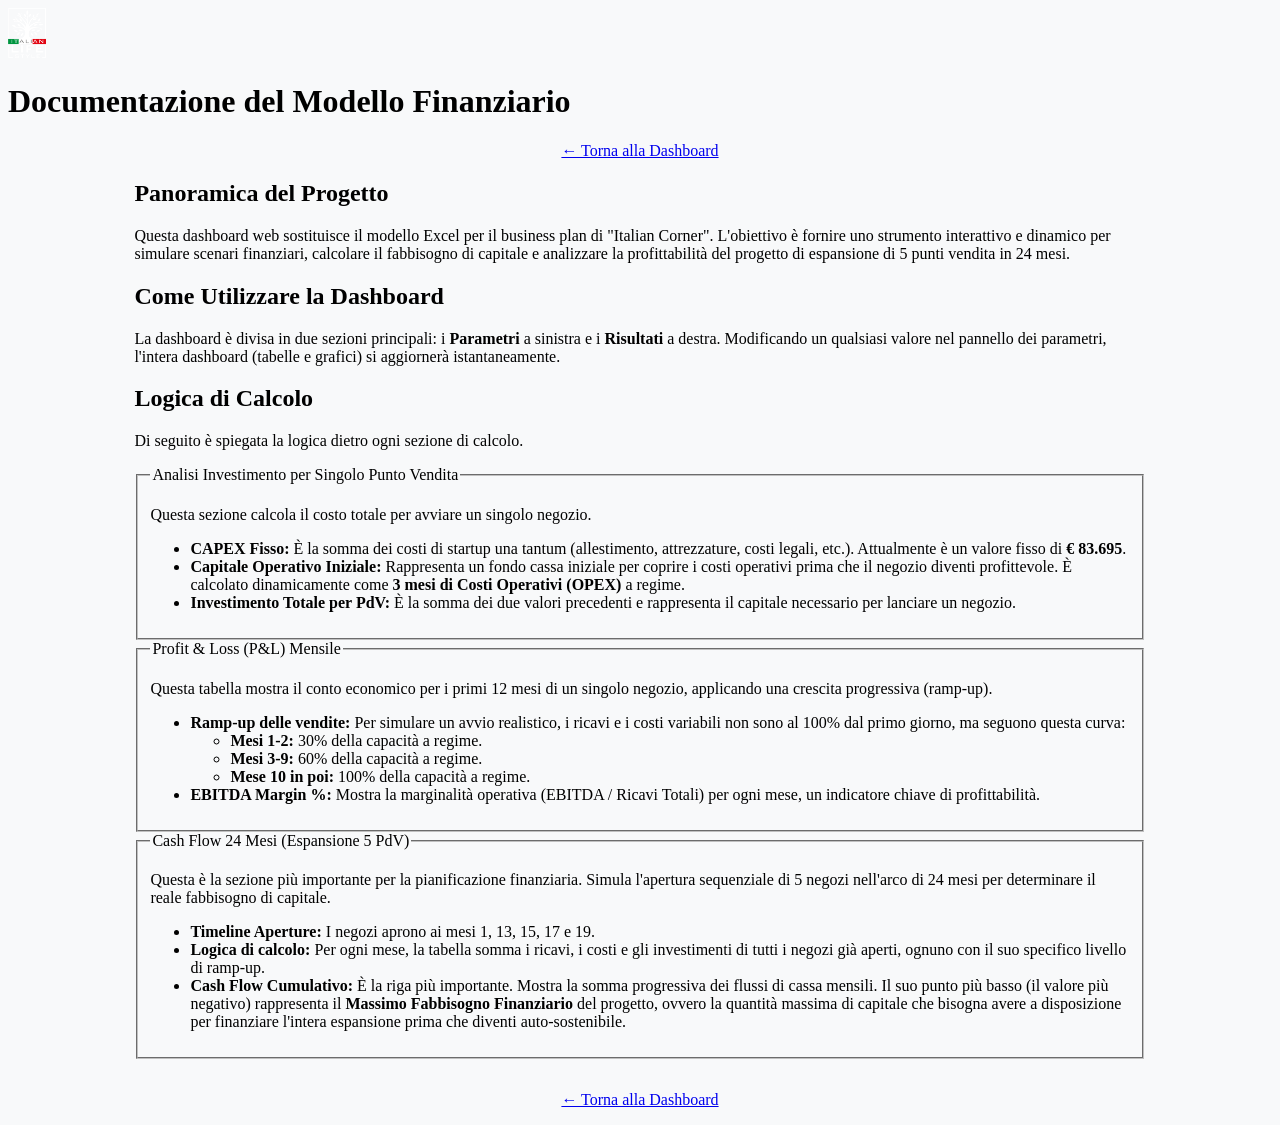
<file: documentazione.html>
<!DOCTYPE html>
<html lang="it">
<head>
    <meta charset="UTF-8">
    <meta name="viewport" content="width=device-width, initial-scale=1.0">
    <title>Documentazione - Italian Corner Business Plan</title>
    <link rel="stylesheet" href="style.css">
</head>
<body>
    <header>
        <img src="logo ITALIAN LIFE STYLE.png" alt="Italian Corner Logo" id="logo">
        <h1>Documentazione del Modello Finanziario</h1>
    </header>
    <main style="display: block; width: 80%; margin: auto;">
        <div id="documentation-content">
            <p style="text-align: center;"><a href="index.html">&#8592; Torna alla Dashboard</a></p>

            <h2>Panoramica del Progetto</h2>
            <p>Questa dashboard web sostituisce il modello Excel per il business plan di "Italian Corner". L'obiettivo è fornire uno strumento interattivo e dinamico per simulare scenari finanziari, calcolare il fabbisogno di capitale e analizzare la profittabilità del progetto di espansione di 5 punti vendita in 24 mesi.</p>

            <h2>Come Utilizzare la Dashboard</h2>
            <p>La dashboard è divisa in due sezioni principali: i <strong>Parametri</strong> a sinistra e i <strong>Risultati</strong> a destra. Modificando un qualsiasi valore nel pannello dei parametri, l'intera dashboard (tabelle e grafici) si aggiornerà istantaneamente.</p>

            <h2>Logica di Calcolo</h2>
            <p>Di seguito è spiegata la logica dietro ogni sezione di calcolo.</p>

            <fieldset>
                <legend>Analisi Investimento per Singolo Punto Vendita</legend>
                <p>Questa sezione calcola il costo totale per avviare un singolo negozio.</p>
                <ul>
                    <li><strong>CAPEX Fisso:</strong> È la somma dei costi di startup una tantum (allestimento, attrezzature, costi legali, etc.). Attualmente è un valore fisso di <strong>€ 83.695</strong>.</li>
                    <li><strong>Capitale Operativo Iniziale:</strong> Rappresenta un fondo cassa iniziale per coprire i costi operativi prima che il negozio diventi profittevole. È calcolato dinamicamente come <strong>3 mesi di Costi Operativi (OPEX)</strong> a regime.</li>
                    <li><strong>Investimento Totale per PdV:</strong> È la somma dei due valori precedenti e rappresenta il capitale necessario per lanciare un negozio.</li>
                </ul>
            </fieldset>

            <fieldset>
                <legend>Profit & Loss (P&L) Mensile</legend>
                <p>Questa tabella mostra il conto economico per i primi 12 mesi di un singolo negozio, applicando una crescita progressiva (ramp-up).</p>
                <ul>
                    <li><strong>Ramp-up delle vendite:</strong> Per simulare un avvio realistico, i ricavi e i costi variabili non sono al 100% dal primo giorno, ma seguono questa curva:
                        <ul>
                            <li><strong>Mesi 1-2:</strong> 30% della capacità a regime.</li>
                            <li><strong>Mesi 3-9:</strong> 60% della capacità a regime.</li>
                            <li><strong>Mese 10 in poi:</strong> 100% della capacità a regime.</li>
                        </ul>
                    </li>
                    <li><strong>EBITDA Margin %:</strong> Mostra la marginalità operativa (EBITDA / Ricavi Totali) per ogni mese, un indicatore chiave di profittabilità.</li>
                </ul>
            </fieldset>

            <fieldset>
                <legend>Cash Flow 24 Mesi (Espansione 5 PdV)</legend>
                <p>Questa è la sezione più importante per la pianificazione finanziaria. Simula l'apertura sequenziale di 5 negozi nell'arco di 24 mesi per determinare il reale fabbisogno di capitale.</p>
                <ul>
                    <li><strong>Timeline Aperture:</strong> I negozi aprono ai mesi 1, 13, 15, 17 e 19.</li>
                    <li><strong>Logica di calcolo:</strong> Per ogni mese, la tabella somma i ricavi, i costi e gli investimenti di tutti i negozi già aperti, ognuno con il suo specifico livello di ramp-up.</li>
                    <li><strong>Cash Flow Cumulativo:</strong> È la riga più importante. Mostra la somma progressiva dei flussi di cassa mensili. Il suo punto più basso (il valore più negativo) rappresenta il <strong>Massimo Fabbisogno Finanziario</strong> del progetto, ovvero la quantità massima di capitale che bisogna avere a disposizione per finanziare l'intera espansione prima che diventi auto-sostenibile.</li>
                </ul>
            </fieldset>

            <p style="text-align: center; margin-top: 2rem;"><a href="index.html">&#8592; Torna alla Dashboard</a></p>
        </div>
    </main>
</body>
</html>
</file>
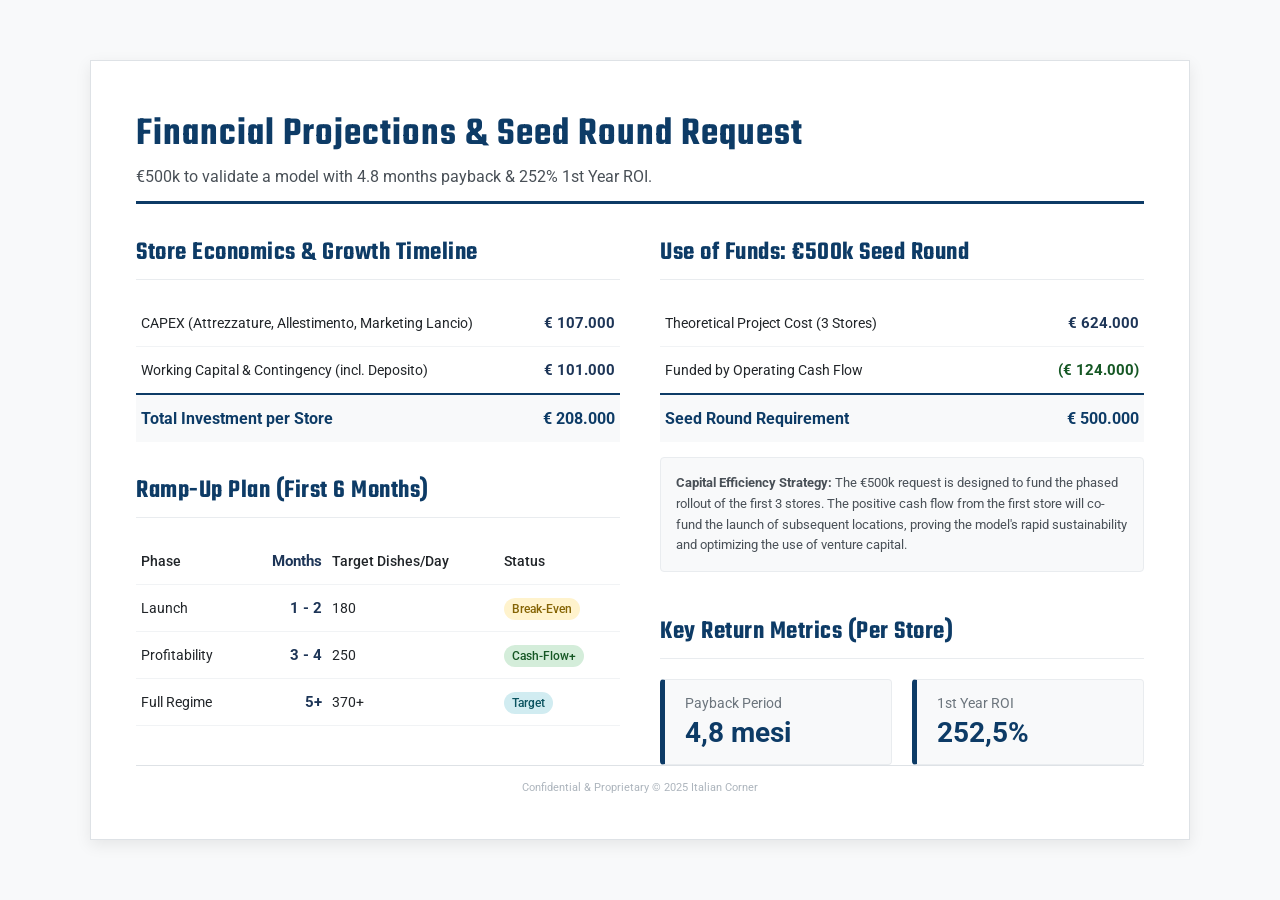
<file: Italian Corner.html>
<!DOCTYPE html>
<html lang="it">
<head>
    <meta charset="UTF-8">
    <meta name="viewport" content="width=device-width, initial-scale=1.0">
    <title>Italian Corner - Financial Projections & Seed Round Request</title>
    <link rel="preconnect" href="https://fonts.googleapis.com">
    <link rel="preconnect" href="https://fonts.gstatic.com" crossorigin>
    <link href="https://fonts.googleapis.com/css2?family=Roboto:wght@400;500;700&family=Teko:wght@600&display=swap" rel="stylesheet">
    <style>
        body {
            font-family: 'Roboto', Arial, sans-serif;
            background-color: #f8f9fa;
            color: #212529;
            display: flex;
            justify-content: center;
            align-items: center;
            height: 100vh;
            margin: 0;
            font-size: 14px;
        }
        .slide {
            width: 1100px;
            height: 780px;
            background-color: #ffffff;
            border: 1px solid #dee2e6;
            box-shadow: 0 5px 15px rgba(0,0,0,0.08);
            display: flex;
            flex-direction: column;
            padding: 45px;
            box-sizing: border-box;
        }
        .header {
            border-bottom: 3px solid #0d3b66;
            padding-bottom: 15px;
            margin-bottom: 30px;
        }
        .header h1 {
            font-family: 'Teko', sans-serif;
            font-size: 40px;
            font-weight: 600;
            margin: 0;
            color: #0d3b66;
            letter-spacing: 1px;
        }
        .header p {
            font-size: 16px;
            margin: 4px 0 0;
            color: #495057;
        }
        .main-content {
            display: flex;
            flex: 1;
            gap: 40px;
        }
        .column {
            flex: 1;
            display: flex;
            flex-direction: column;
        }
        h2 {
            font-family: 'Teko', sans-serif;
            font-size: 26px;
            font-weight: 600;
            color: #0d3b66;
            border-bottom: 1px solid #e9ecef;
            padding-bottom: 8px;
            margin-top: 0;
            margin-bottom: 20px;
            letter-spacing: 0.5px;
        }
        .data-table {
            width: 100%;
            border-collapse: collapse;
        }
        .data-table th, .data-table td {
            text-align: left;
            padding: 14px 5px;
            border-bottom: 1px solid #f1f3f5;
        }
        .data-table td:nth-child(2) {
            text-align: right;
            font-weight: 700;
            font-size: 15px;
            color: #1d3557;
        }
        .data-table tr.total-row td {
            font-weight: 700;
            font-size: 16px;
            background-color: #f8f9fa;
            border-top: 2px solid #0d3b66;
            border-bottom: none;
            color: #0d3b66;
        }
        .ramp-up-table .status {
            font-weight: 500;
            padding: 4px 8px;
            border-radius: 12px;
            font-size: 12px;
            text-align: center;
        }
        .status-breakeven { background-color: #fff3cd; color: #856404; }
        .status-profit { background-color: #d4edda; color: #155724; }
        .status-target { background-color: #d1ecf1; color: #0c5460; }

        .kpi-section {
            margin-top: auto;
            padding-top: 20px;
        }
        .kpi-grid {
            display: grid;
            grid-template-columns: 1fr 1fr;
            gap: 20px;
        }
        .kpi-box {
            background-color: #f8f9fa;
            border: 1px solid #e9ecef;
            border-left: 5px solid #0d3b66;
            padding: 15px 20px;
            border-radius: 4px;
        }
        .kpi-box .label {
            font-size: 14px;
            color: #6c757d;
            margin-bottom: 5px;
        }
        .kpi-box .value {
            font-size: 28px;
            font-weight: 700;
            color: #0d3b66;
        }
        .note {
            font-size: 13px;
            color: #495057;
            margin-top: 15px;
            line-height: 1.6;
            padding: 15px;
            background-color: #f8f9fa;
            border-radius: 4px;
            border: 1px solid #e9ecef;
        }
        .footer {
            margin-top: auto;
            padding-top: 15px;
            border-top: 1px solid #dee2e6;
            font-size: 11px;
            color: #adb5bd;
            text-align: center;
        }
    </style>
</head>
<body>
    <div class="slide">
        <header class="header">
            <h1>Financial Projections & Seed Round Request</h1>
            <p>€500k to validate a model with 4.8 months payback & 252% 1st Year ROI.</p>
        </header>

        <main class="main-content">
            <div class="column">
                <h2>Store Economics & Growth Timeline</h2>
                <table class="data-table">
                    <tr>
                        <td>CAPEX (Attrezzature, Allestimento, Marketing Lancio)</td>
                        <td>€ 107.000</td>
                    </tr>
                    <tr>
                        <td>Working Capital & Contingency (incl. Deposito)</td>
                        <td>€ 101.000</td>
                    </tr>
                    <tr class="total-row">
                        <td>Total Investment per Store</td>
                        <td>€ 208.000</td>
                    </tr>
                </table>

                <h2 style="margin-top: 30px;">Ramp-Up Plan (First 6 Months)</h2>
                <table class="data-table ramp-up-table">
                    <tr style="font-weight: 500;"><td>Phase</td><td>Months</td><td>Target Dishes/Day</td><td>Status</td></tr>
                    <tr>
                        <td>Launch</td>
                        <td>1 - 2</td>
                        <td>180</td>
                        <td><span class="status status-breakeven">Break-Even</span></td>
                    </tr>
                    <tr>
                        <td>Profitability</td>
                        <td>3 - 4</td>
                        <td>250</td>
                        <td><span class="status status-profit">Cash-Flow+</span></td>
                    </tr>
                    <tr>
                        <td>Full Regime</td>
                        <td>5+</td>
                        <td>370+</td>
                        <td><span class="status status-target">Target</span></td>
                    </tr>
                </table>
            </div>
            
            <div class="column">
                <h2>Use of Funds: €500k Seed Round</h2>
                <table class="data-table">
                    <tr>
                        <td>Theoretical Project Cost (3 Stores)</td>
                        <td>€ 624.000</td>
                    </tr>
                    <tr>
                        <td>Funded by Operating Cash Flow</td>
                        <td style="color: #155724;">(€ 124.000)</td>
                    </tr>
                    <tr class="total-row">
                        <td>Seed Round Requirement</td>
                        <td>€ 500.000</td>
                    </tr>
                </table>
                 <div class="note">
                    <strong>Capital Efficiency Strategy:</strong> The €500k request is designed to fund the phased rollout of the first 3 stores. The positive cash flow from the first store will co-fund the launch of subsequent locations, proving the model's rapid sustainability and optimizing the use of venture capital.
                </div>
                
                <div class="kpi-section">
                    <h2>Key Return Metrics (Per Store)</h2>
                    <div class="kpi-grid">
                        <div class="kpi-box">
                            <div class="label">Payback Period</div>
                            <div class="value">4,8 mesi</div>
                        </div>
                        <div class="kpi-box">
                            <div class="label">1st Year ROI</div>
                            <div class="value">252,5%</div>
                        </div>
                    </div>
                </div>
            </div>
        </main>

        <footer class="footer">
            Confidential & Proprietary © 2025 Italian Corner
        </footer>
    </div>
</body>
</html>
</file>
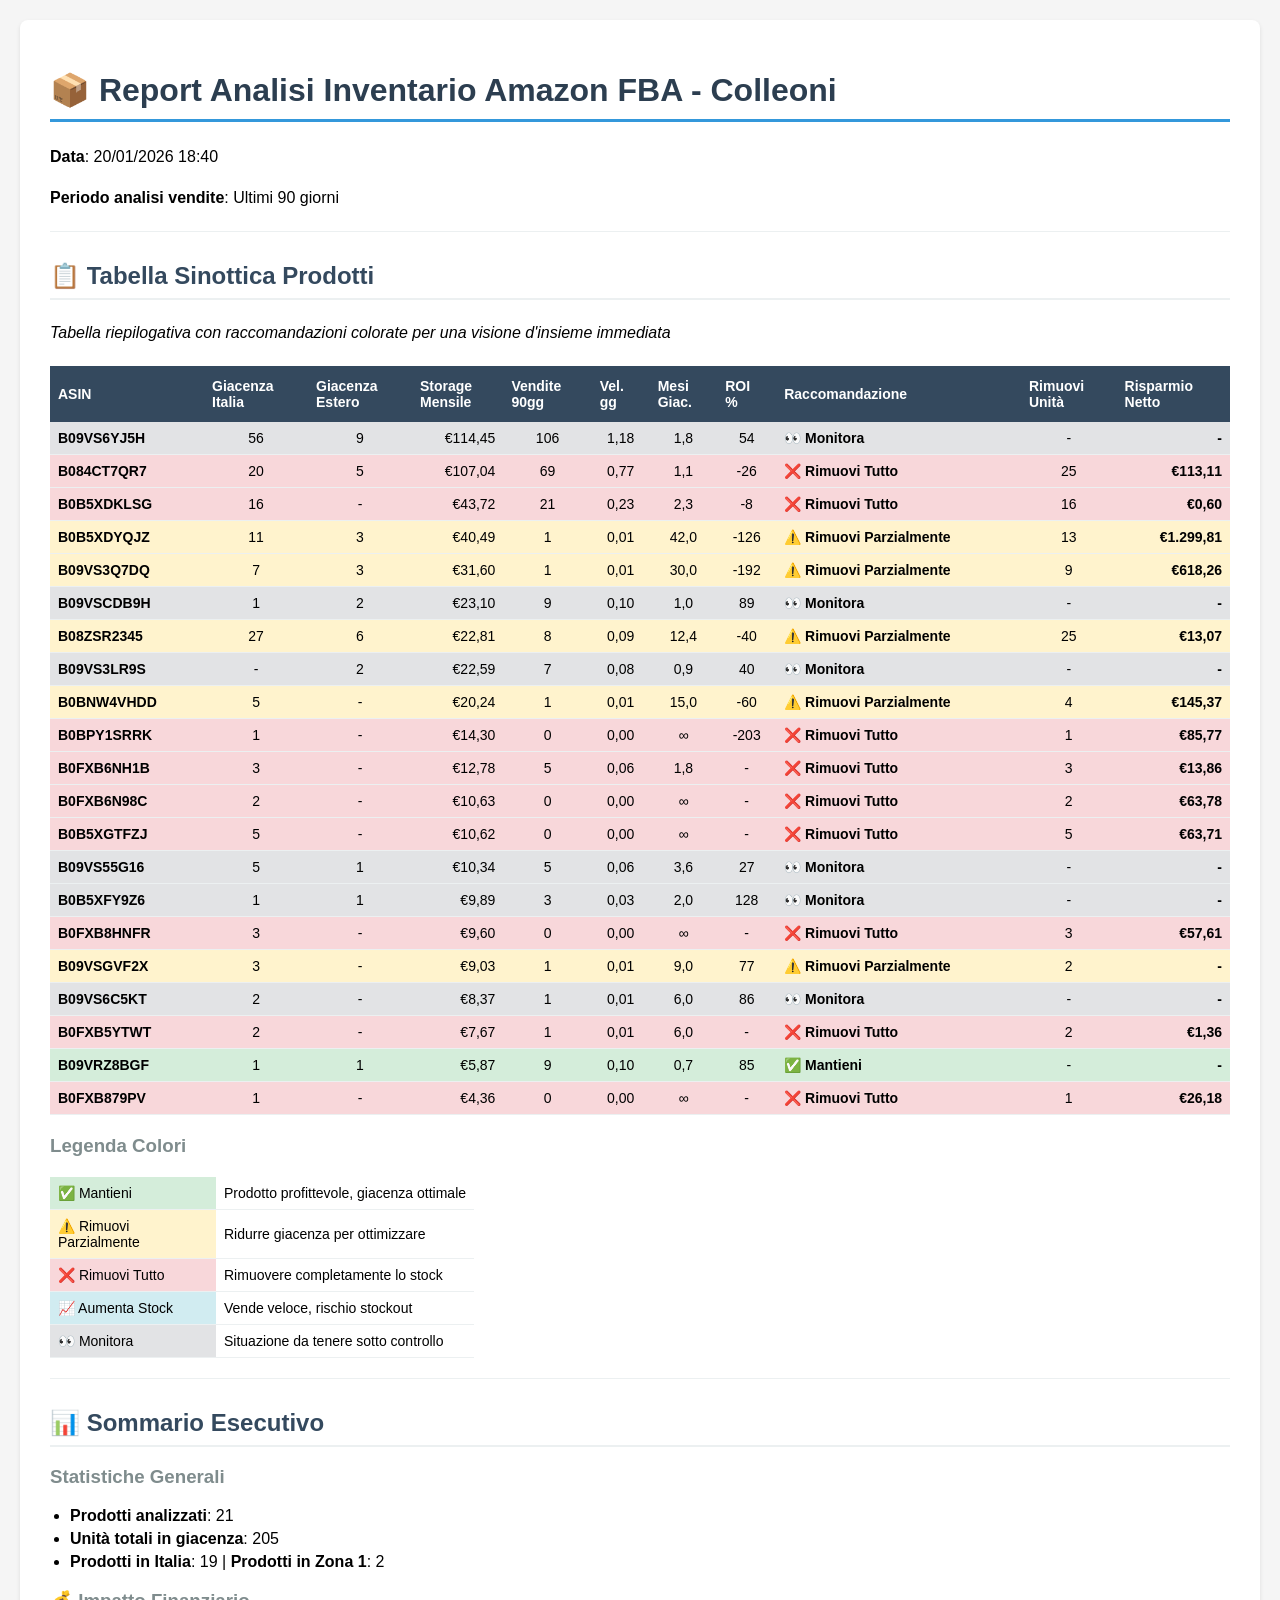
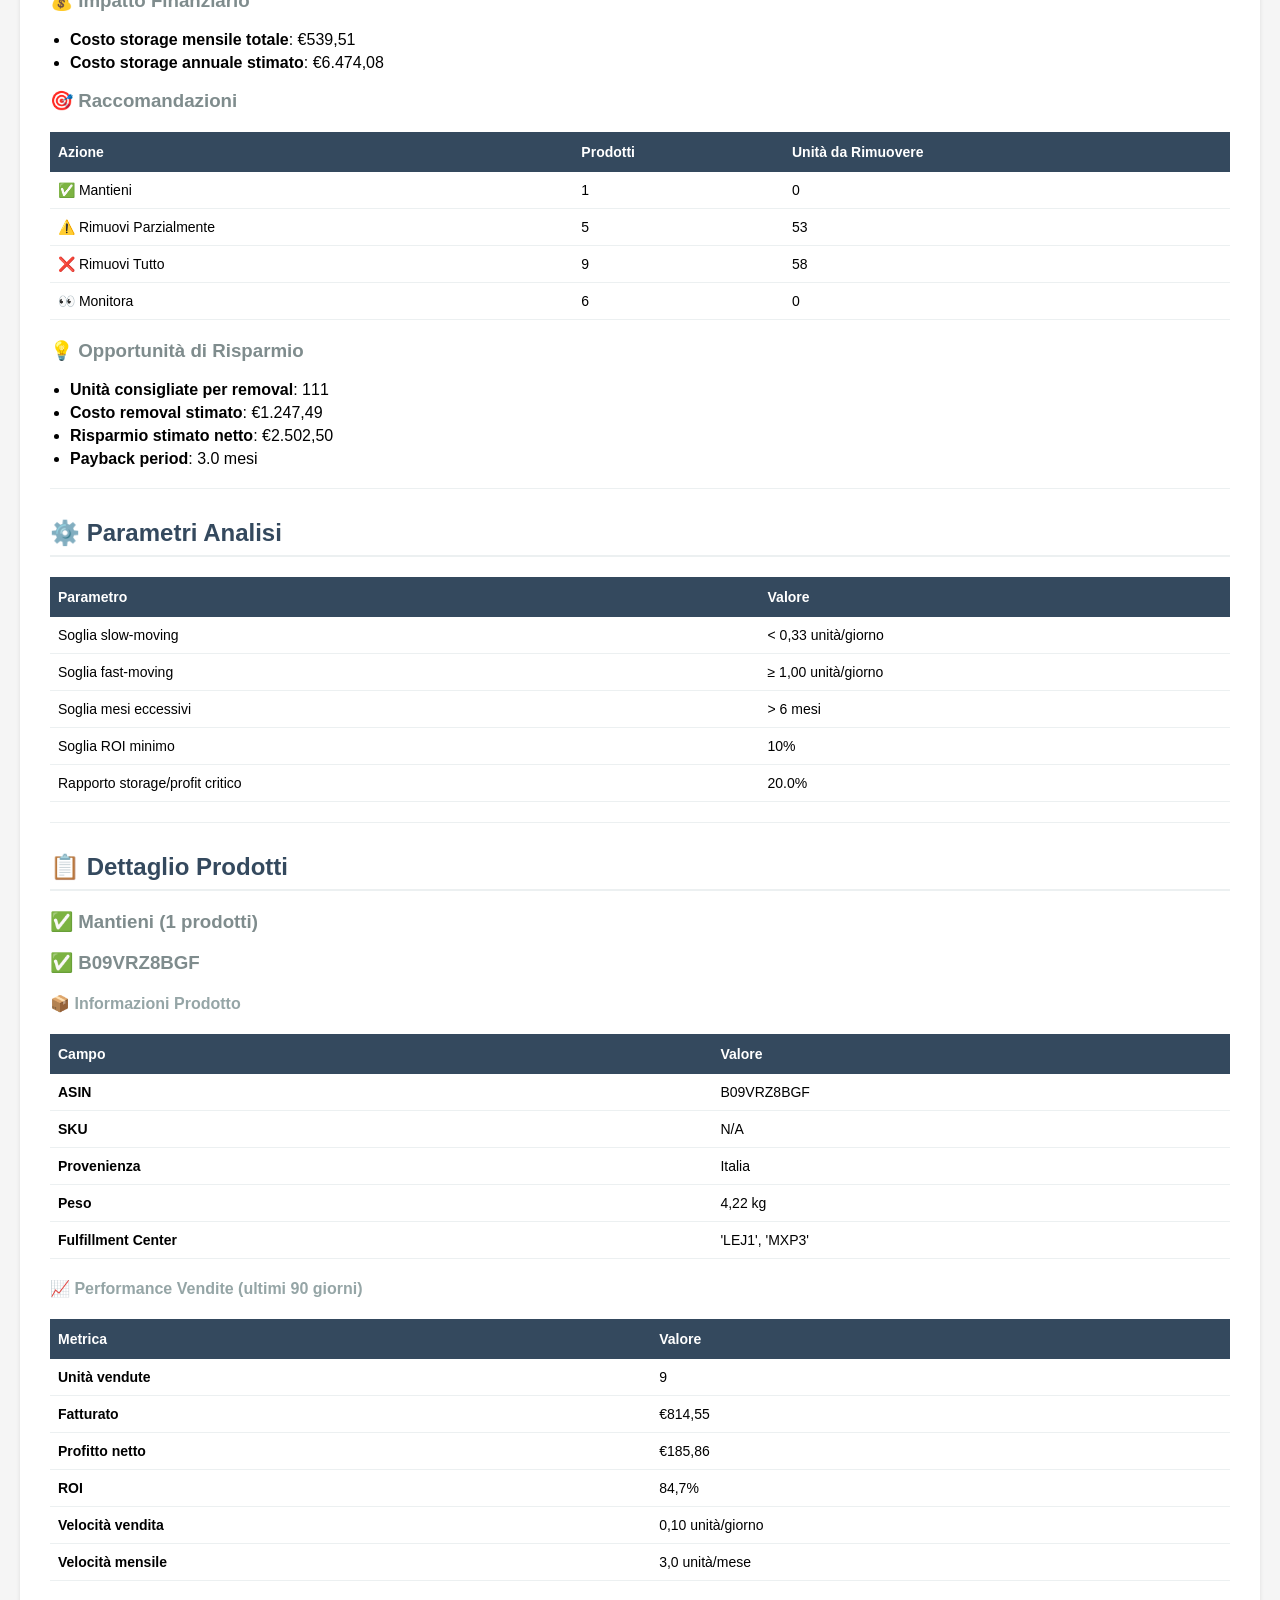
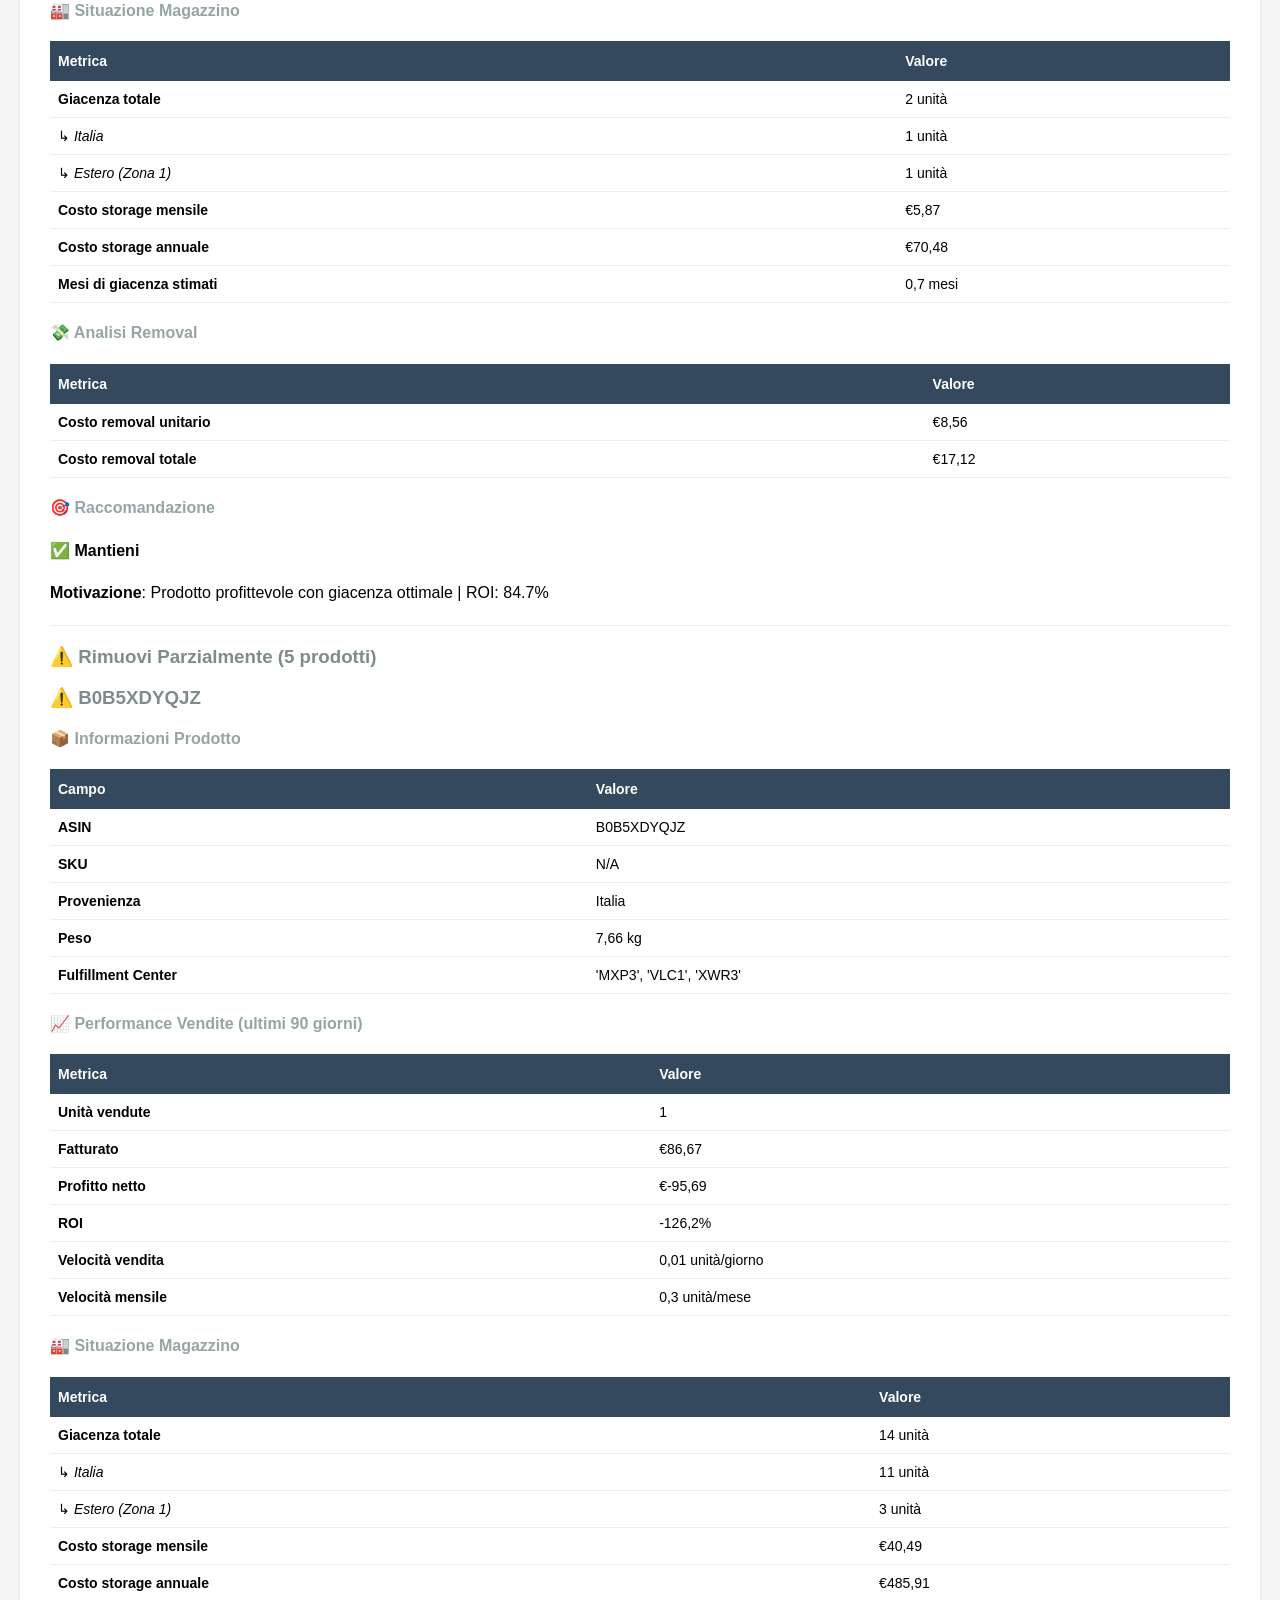
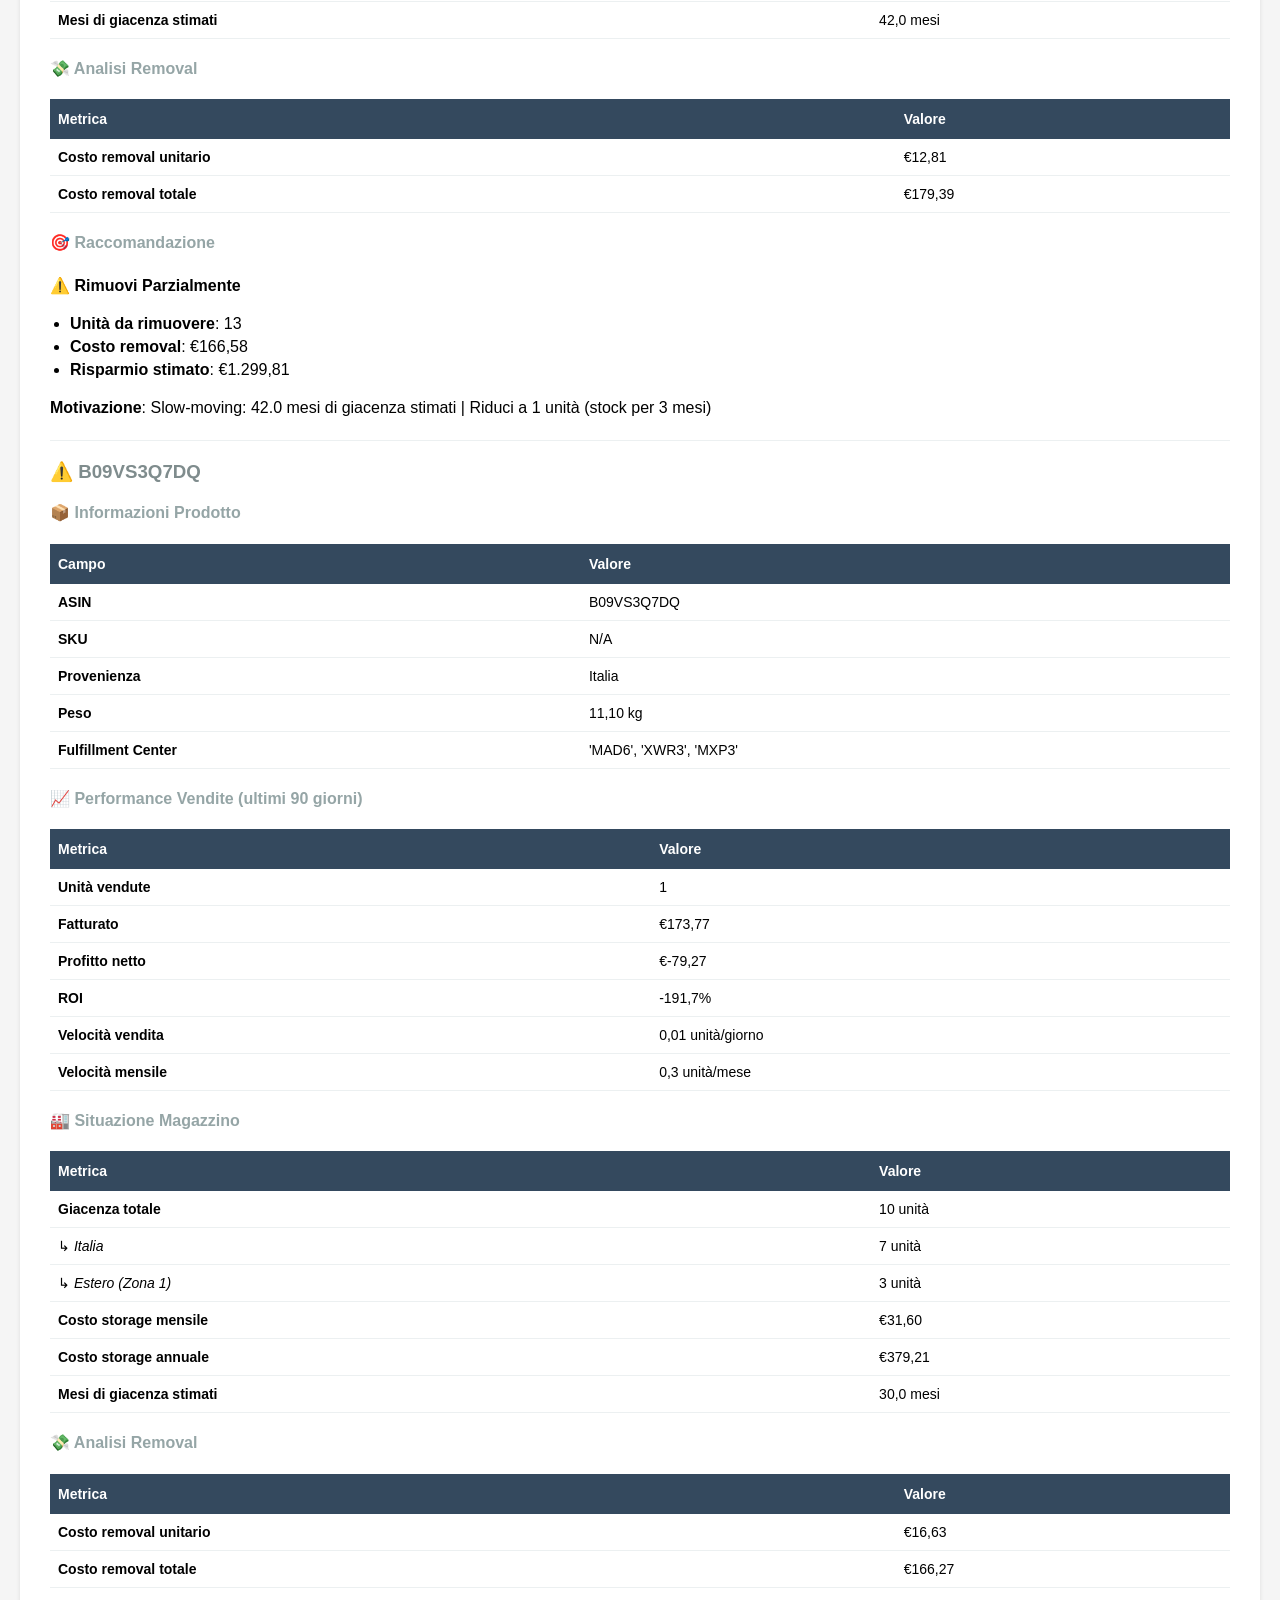
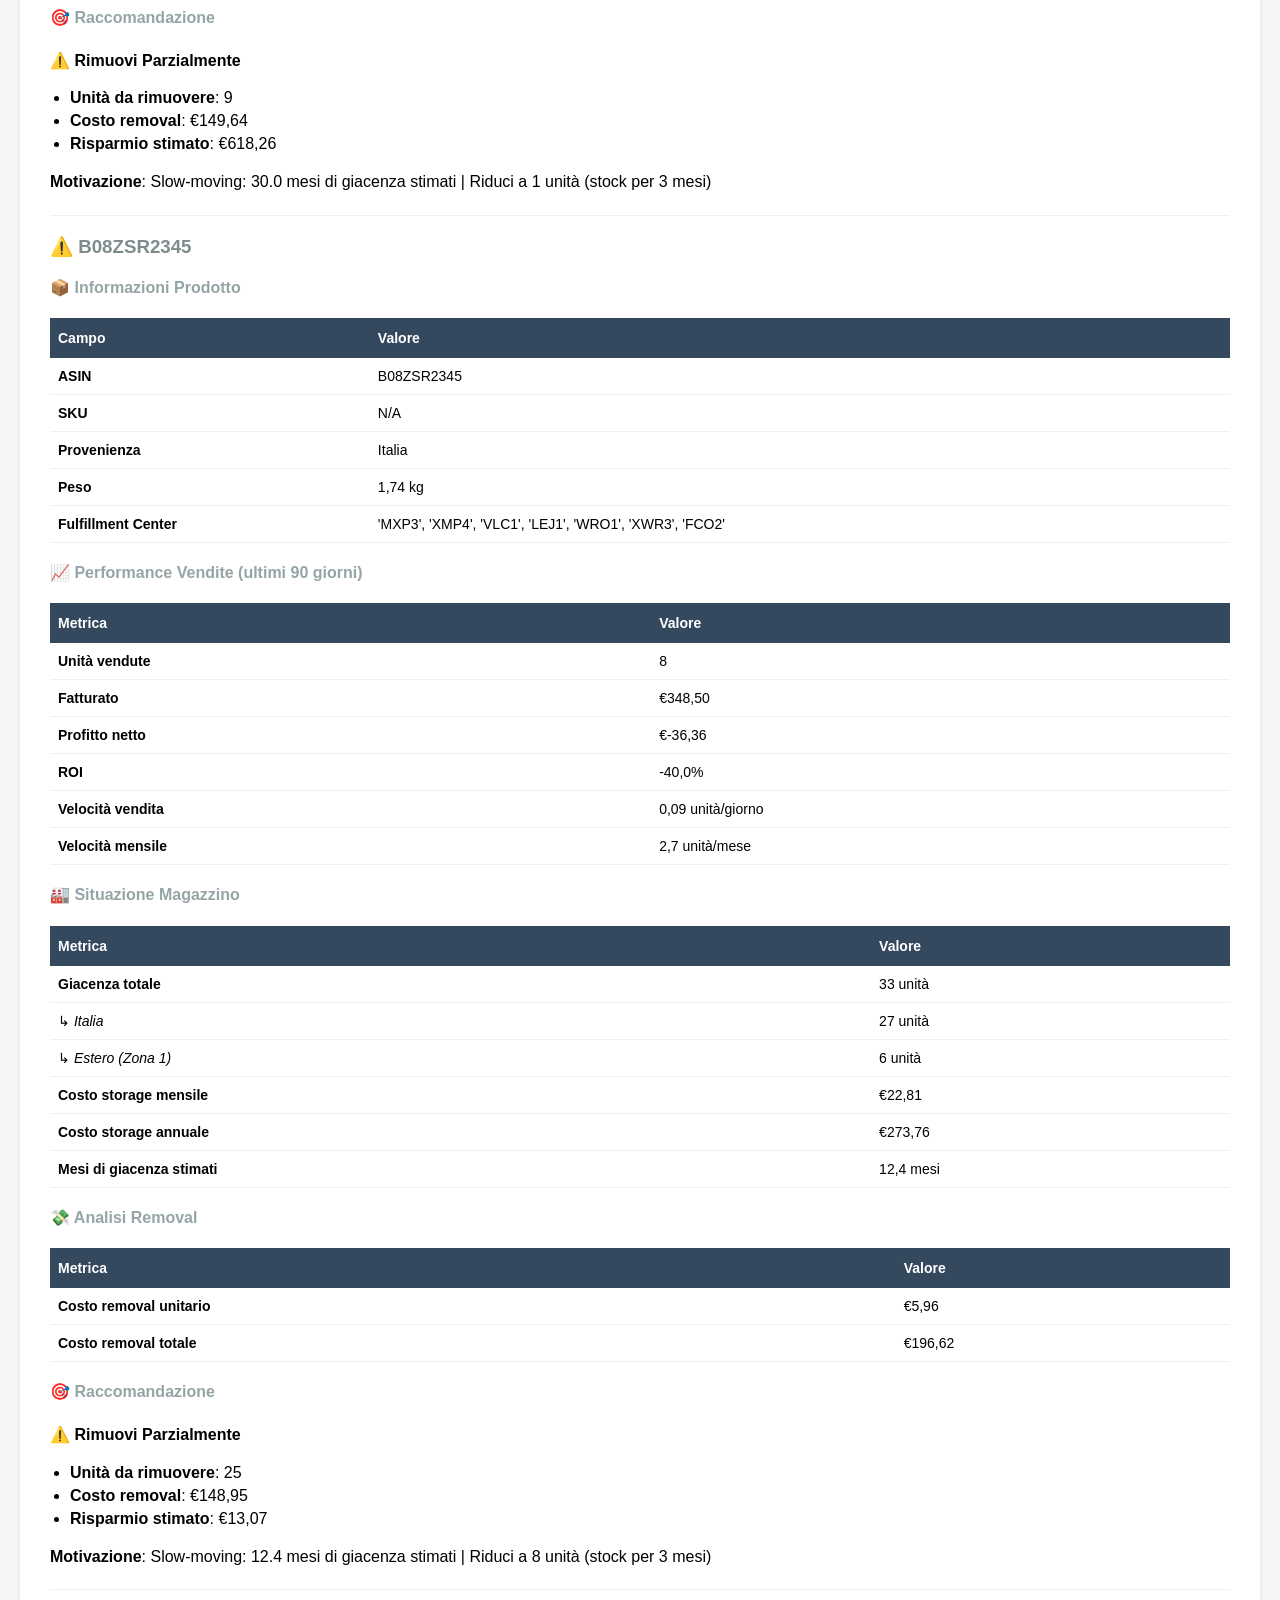
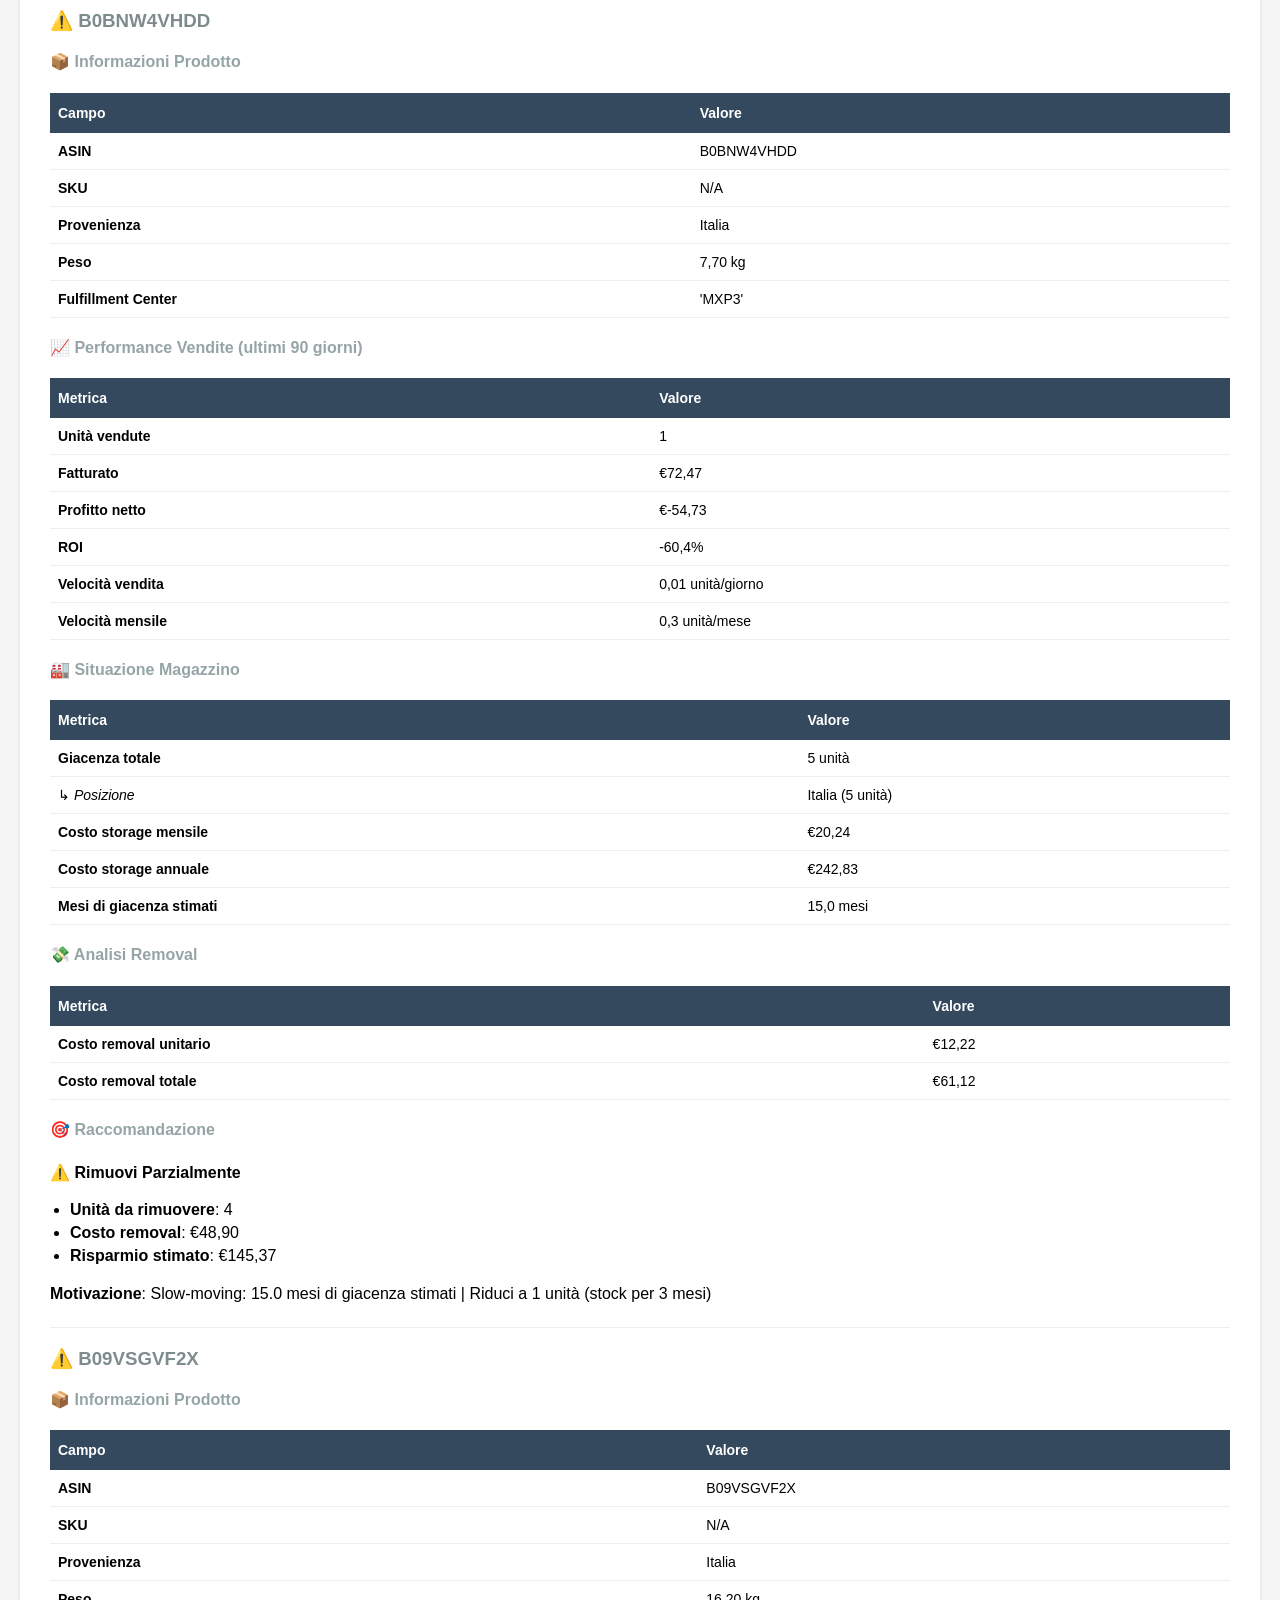
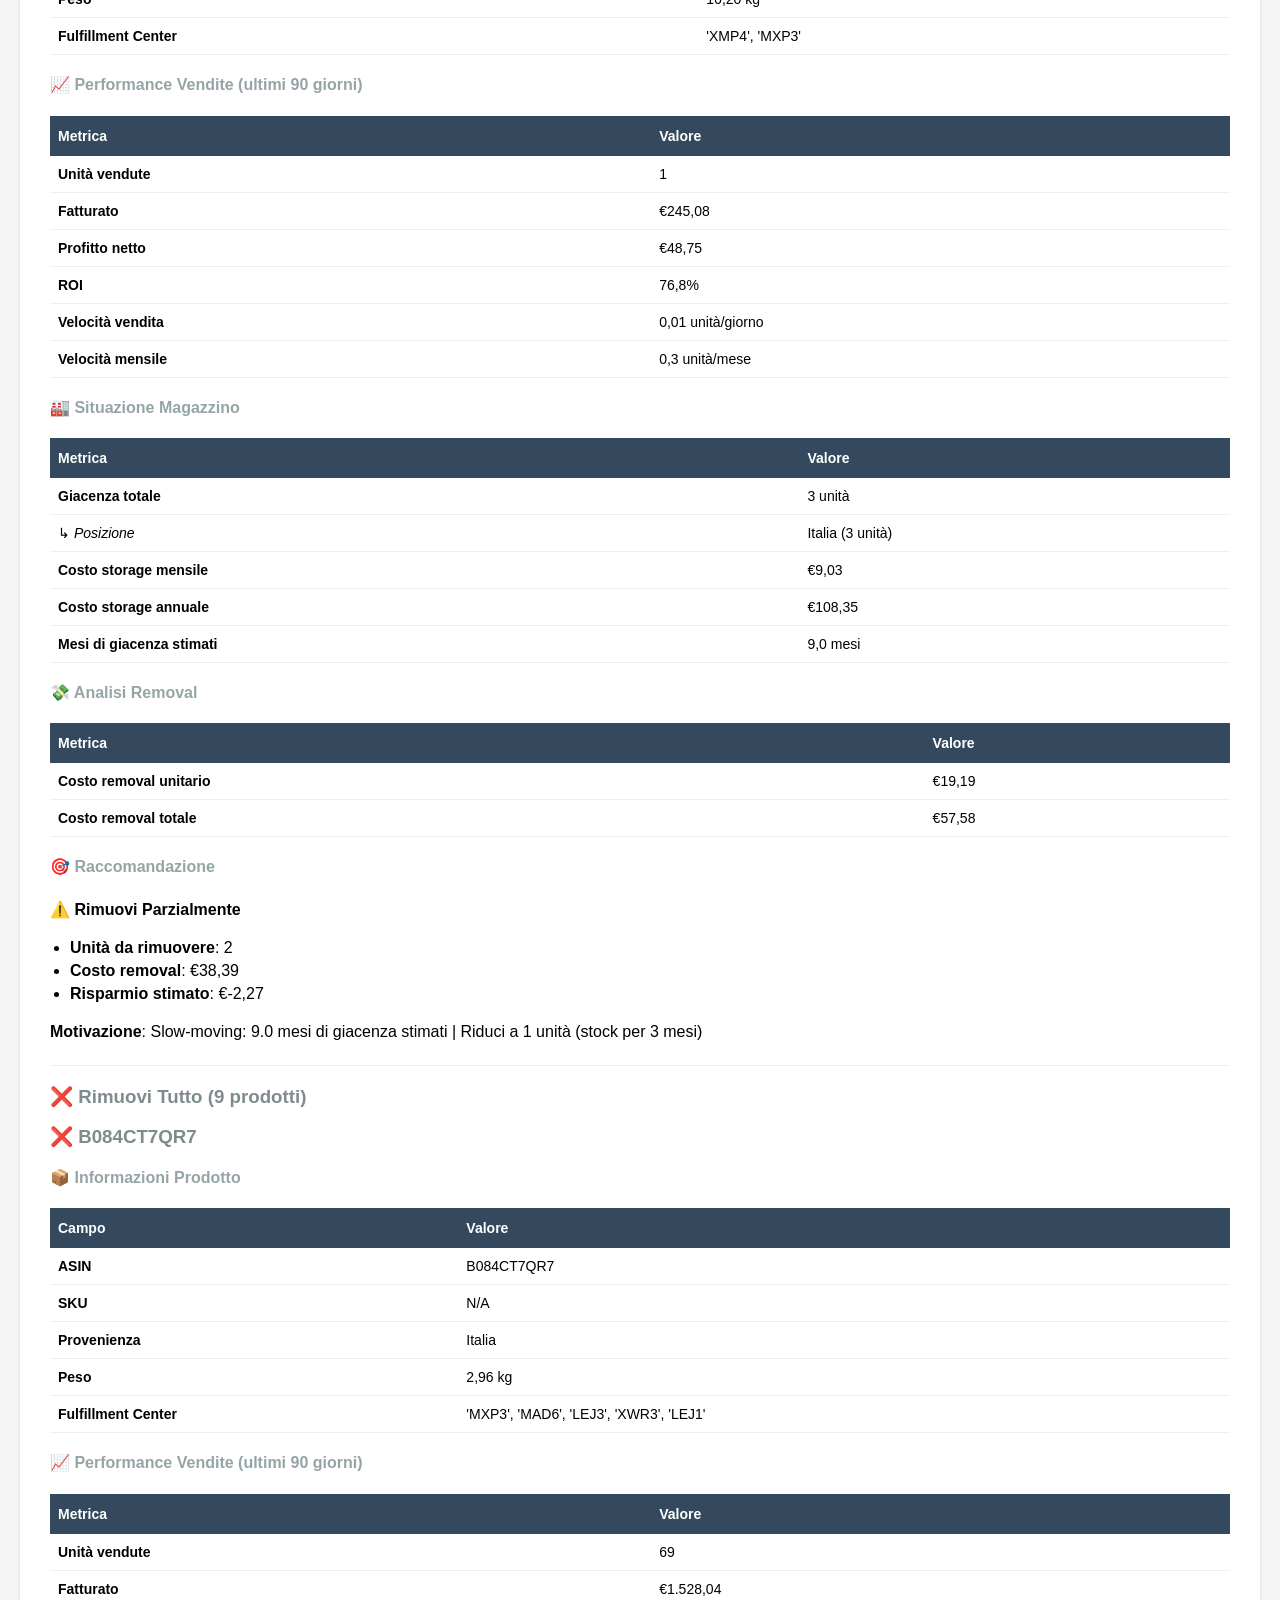
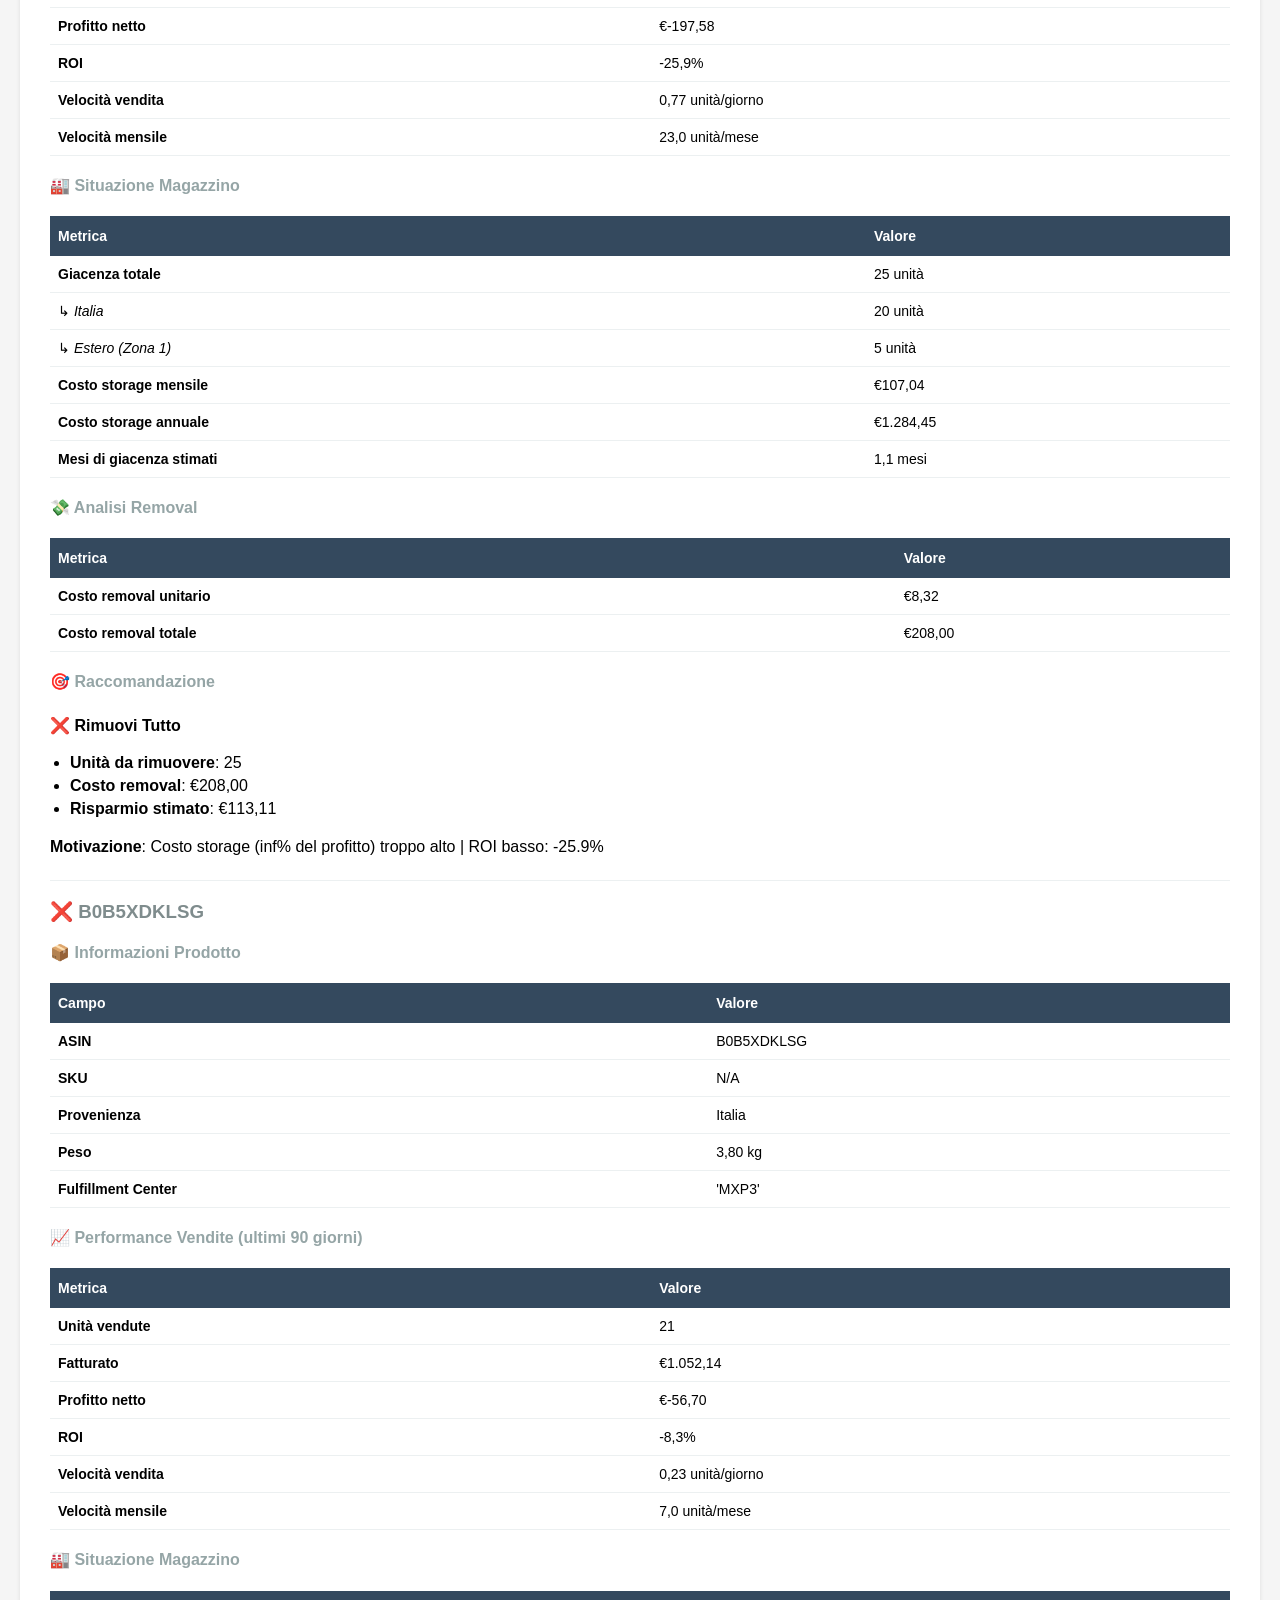
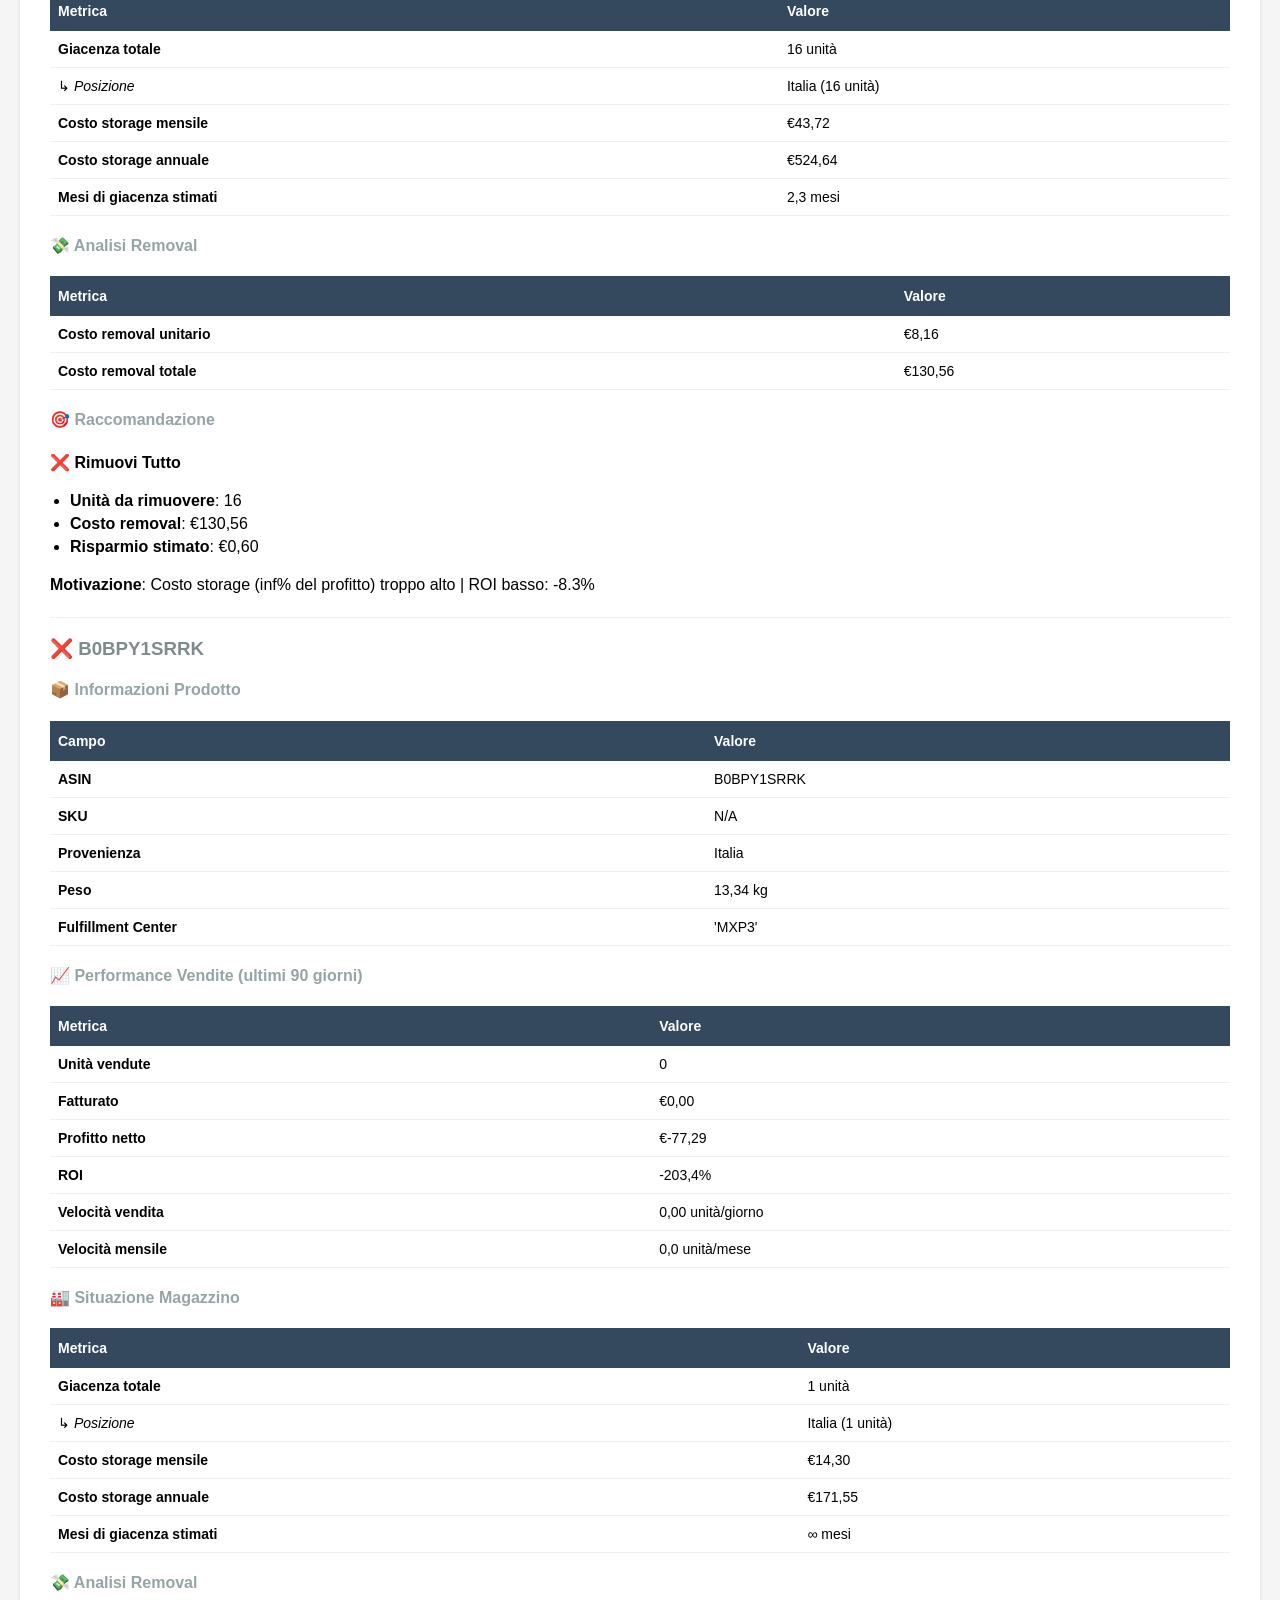
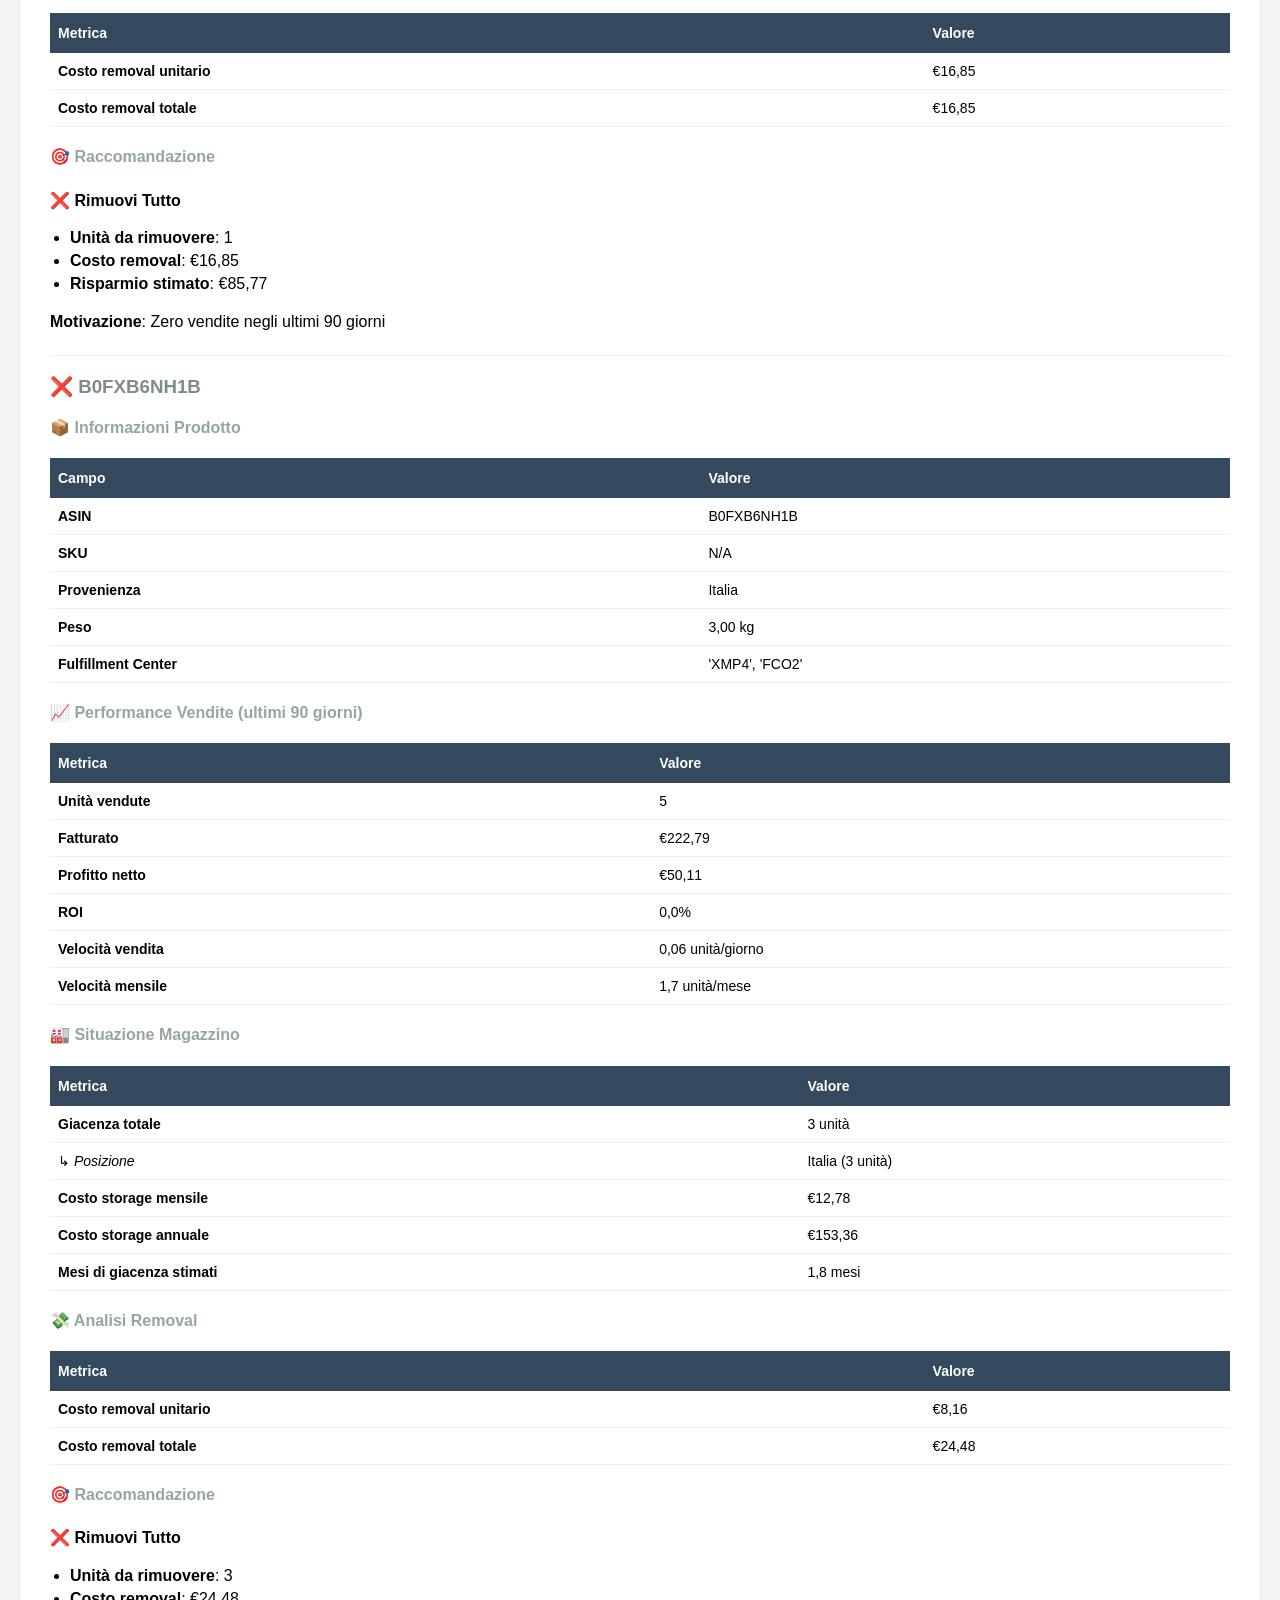
<file: Report Analisi Inventario - Colleoni.html>
<!DOCTYPE html>
<!-- saved from url=(0040)file:///private/tmp/colleoni_report.html -->
<html lang="it"><head><meta http-equiv="Content-Type" content="text/html; charset=UTF-8">
    
    <meta name="viewport" content="width=device-width, initial-scale=1.0">
    <title>Report Analisi Inventario - Colleoni</title>
    <script src="./Report Analisi Inventario - Colleoni_files/marked.min.js"></script>
    <style>
        body {
            font-family: -apple-system, BlinkMacSystemFont, 'Segoe UI', Arial, sans-serif;
            max-width: 1400px;
            margin: 0 auto;
            padding: 20px;
            background: #f5f5f5;
        }
        .container {
            background: white;
            padding: 30px;
            border-radius: 8px;
            box-shadow: 0 2px 4px rgba(0,0,0,0.1);
        }
        h1 { color: #2c3e50; border-bottom: 3px solid #3498db; padding-bottom: 10px; }
        h2 { color: #34495e; margin-top: 30px; border-bottom: 2px solid #ecf0f1; padding-bottom: 8px; }
        h3 { color: #7f8c8d; }
        h4 { color: #95a5a6; margin-top: 20px; }
        table {
            border-collapse: collapse;
            width: 100%;
            margin: 20px 0;
            font-size: 14px;
        }
        th {
            background-color: #34495e !important;
            color: white !important;
            padding: 12px 8px !important;
            text-align: left;
            font-weight: 600;
        }
        td {
            padding: 10px 8px;
            border-bottom: 1px solid #ecf0f1;
        }
        tr:hover {
            background-color: rgba(52, 152, 219, 0.1) !important;
        }
        .legenda td {
            font-weight: 500;
        }
        strong { font-weight: 600; }
        .warning { color: #e67e22; }
        .success { color: #27ae60; }
        .danger { color: #e74c3c; }
        hr { border: none; border-top: 1px solid #ecf0f1; margin: 20px 0; }
        p { line-height: 1.6; }
        ul, ol { padding-left: 20px; }
        li { margin: 5px 0; }
    </style>
</head>
<body style="overscroll-behavior-x: auto;">
    <div class="container">
        <div id="content"><h1>📦 Report Analisi Inventario Amazon FBA - Colleoni</h1>
<p><strong>Data</strong>: 20/01/2026 18:40</p>
<p><strong>Periodo analisi vendite</strong>: Ultimi 90 giorni</p>
<hr>
<h2>📋 Tabella Sinottica Prodotti</h2>
<p><em>Tabella riepilogativa con raccomandazioni colorate per una visione d'insieme immediata</em></p>
<table>
<thead>
<tr style="background-color: #f8f9fa; font-weight: bold;">
<th>ASIN</th>
<th>Giacenza<br>Italia</th>
<th>Giacenza<br>Estero</th>
<th>Storage<br>Mensile</th>
<th>Vendite<br>90gg</th>
<th>Vel.<br>gg</th>
<th>Mesi<br>Giac.</th>
<th>ROI<br>%</th>
<th>Raccomandazione</th>
<th>Rimuovi<br>Unità</th>
<th>Risparmio<br>Netto</th>
</tr>
</thead>
<tbody>
<tr style="background-color: #e2e3e5;">
<td style="padding: 8px;"><strong>B09VS6YJ5H</strong></td>
<td style="padding: 8px; text-align: center;">56</td>
<td style="padding: 8px; text-align: center;">9</td>
<td style="padding: 8px; text-align: right;">€114,45</td>
<td style="padding: 8px; text-align: center;">106</td>
<td style="padding: 8px; text-align: center;">1,18</td>
<td style="padding: 8px; text-align: center;">1,8</td>
<td style="padding: 8px; text-align: center;">54</td>
<td style="padding: 8px;"><strong>👀 Monitora</strong></td>
<td style="padding: 8px; text-align: center;">-</td>
<td style="padding: 8px; text-align: right;"><strong>-</strong></td>
</tr>
<tr style="background-color: #f8d7da;">
<td style="padding: 8px;"><strong>B084CT7QR7</strong></td>
<td style="padding: 8px; text-align: center;">20</td>
<td style="padding: 8px; text-align: center;">5</td>
<td style="padding: 8px; text-align: right;">€107,04</td>
<td style="padding: 8px; text-align: center;">69</td>
<td style="padding: 8px; text-align: center;">0,77</td>
<td style="padding: 8px; text-align: center;">1,1</td>
<td style="padding: 8px; text-align: center;">-26</td>
<td style="padding: 8px;"><strong>❌ Rimuovi Tutto</strong></td>
<td style="padding: 8px; text-align: center;">25</td>
<td style="padding: 8px; text-align: right;"><strong>€113,11</strong></td>
</tr>
<tr style="background-color: #f8d7da;">
<td style="padding: 8px;"><strong>B0B5XDKLSG</strong></td>
<td style="padding: 8px; text-align: center;">16</td>
<td style="padding: 8px; text-align: center;">-</td>
<td style="padding: 8px; text-align: right;">€43,72</td>
<td style="padding: 8px; text-align: center;">21</td>
<td style="padding: 8px; text-align: center;">0,23</td>
<td style="padding: 8px; text-align: center;">2,3</td>
<td style="padding: 8px; text-align: center;">-8</td>
<td style="padding: 8px;"><strong>❌ Rimuovi Tutto</strong></td>
<td style="padding: 8px; text-align: center;">16</td>
<td style="padding: 8px; text-align: right;"><strong>€0,60</strong></td>
</tr>
<tr style="background-color: #fff3cd;">
<td style="padding: 8px;"><strong>B0B5XDYQJZ</strong></td>
<td style="padding: 8px; text-align: center;">11</td>
<td style="padding: 8px; text-align: center;">3</td>
<td style="padding: 8px; text-align: right;">€40,49</td>
<td style="padding: 8px; text-align: center;">1</td>
<td style="padding: 8px; text-align: center;">0,01</td>
<td style="padding: 8px; text-align: center;">42,0</td>
<td style="padding: 8px; text-align: center;">-126</td>
<td style="padding: 8px;"><strong>⚠️ Rimuovi Parzialmente</strong></td>
<td style="padding: 8px; text-align: center;">13</td>
<td style="padding: 8px; text-align: right;"><strong>€1.299,81</strong></td>
</tr>
<tr style="background-color: #fff3cd;">
<td style="padding: 8px;"><strong>B09VS3Q7DQ</strong></td>
<td style="padding: 8px; text-align: center;">7</td>
<td style="padding: 8px; text-align: center;">3</td>
<td style="padding: 8px; text-align: right;">€31,60</td>
<td style="padding: 8px; text-align: center;">1</td>
<td style="padding: 8px; text-align: center;">0,01</td>
<td style="padding: 8px; text-align: center;">30,0</td>
<td style="padding: 8px; text-align: center;">-192</td>
<td style="padding: 8px;"><strong>⚠️ Rimuovi Parzialmente</strong></td>
<td style="padding: 8px; text-align: center;">9</td>
<td style="padding: 8px; text-align: right;"><strong>€618,26</strong></td>
</tr>
<tr style="background-color: #e2e3e5;">
<td style="padding: 8px;"><strong>B09VSCDB9H</strong></td>
<td style="padding: 8px; text-align: center;">1</td>
<td style="padding: 8px; text-align: center;">2</td>
<td style="padding: 8px; text-align: right;">€23,10</td>
<td style="padding: 8px; text-align: center;">9</td>
<td style="padding: 8px; text-align: center;">0,10</td>
<td style="padding: 8px; text-align: center;">1,0</td>
<td style="padding: 8px; text-align: center;">89</td>
<td style="padding: 8px;"><strong>👀 Monitora</strong></td>
<td style="padding: 8px; text-align: center;">-</td>
<td style="padding: 8px; text-align: right;"><strong>-</strong></td>
</tr>
<tr style="background-color: #fff3cd;">
<td style="padding: 8px;"><strong>B08ZSR2345</strong></td>
<td style="padding: 8px; text-align: center;">27</td>
<td style="padding: 8px; text-align: center;">6</td>
<td style="padding: 8px; text-align: right;">€22,81</td>
<td style="padding: 8px; text-align: center;">8</td>
<td style="padding: 8px; text-align: center;">0,09</td>
<td style="padding: 8px; text-align: center;">12,4</td>
<td style="padding: 8px; text-align: center;">-40</td>
<td style="padding: 8px;"><strong>⚠️ Rimuovi Parzialmente</strong></td>
<td style="padding: 8px; text-align: center;">25</td>
<td style="padding: 8px; text-align: right;"><strong>€13,07</strong></td>
</tr>
<tr style="background-color: #e2e3e5;">
<td style="padding: 8px;"><strong>B09VS3LR9S</strong></td>
<td style="padding: 8px; text-align: center;">-</td>
<td style="padding: 8px; text-align: center;">2</td>
<td style="padding: 8px; text-align: right;">€22,59</td>
<td style="padding: 8px; text-align: center;">7</td>
<td style="padding: 8px; text-align: center;">0,08</td>
<td style="padding: 8px; text-align: center;">0,9</td>
<td style="padding: 8px; text-align: center;">40</td>
<td style="padding: 8px;"><strong>👀 Monitora</strong></td>
<td style="padding: 8px; text-align: center;">-</td>
<td style="padding: 8px; text-align: right;"><strong>-</strong></td>
</tr>
<tr style="background-color: #fff3cd;">
<td style="padding: 8px;"><strong>B0BNW4VHDD</strong></td>
<td style="padding: 8px; text-align: center;">5</td>
<td style="padding: 8px; text-align: center;">-</td>
<td style="padding: 8px; text-align: right;">€20,24</td>
<td style="padding: 8px; text-align: center;">1</td>
<td style="padding: 8px; text-align: center;">0,01</td>
<td style="padding: 8px; text-align: center;">15,0</td>
<td style="padding: 8px; text-align: center;">-60</td>
<td style="padding: 8px;"><strong>⚠️ Rimuovi Parzialmente</strong></td>
<td style="padding: 8px; text-align: center;">4</td>
<td style="padding: 8px; text-align: right;"><strong>€145,37</strong></td>
</tr>
<tr style="background-color: #f8d7da;">
<td style="padding: 8px;"><strong>B0BPY1SRRK</strong></td>
<td style="padding: 8px; text-align: center;">1</td>
<td style="padding: 8px; text-align: center;">-</td>
<td style="padding: 8px; text-align: right;">€14,30</td>
<td style="padding: 8px; text-align: center;">0</td>
<td style="padding: 8px; text-align: center;">0,00</td>
<td style="padding: 8px; text-align: center;">∞</td>
<td style="padding: 8px; text-align: center;">-203</td>
<td style="padding: 8px;"><strong>❌ Rimuovi Tutto</strong></td>
<td style="padding: 8px; text-align: center;">1</td>
<td style="padding: 8px; text-align: right;"><strong>€85,77</strong></td>
</tr>
<tr style="background-color: #f8d7da;">
<td style="padding: 8px;"><strong>B0FXB6NH1B</strong></td>
<td style="padding: 8px; text-align: center;">3</td>
<td style="padding: 8px; text-align: center;">-</td>
<td style="padding: 8px; text-align: right;">€12,78</td>
<td style="padding: 8px; text-align: center;">5</td>
<td style="padding: 8px; text-align: center;">0,06</td>
<td style="padding: 8px; text-align: center;">1,8</td>
<td style="padding: 8px; text-align: center;">-</td>
<td style="padding: 8px;"><strong>❌ Rimuovi Tutto</strong></td>
<td style="padding: 8px; text-align: center;">3</td>
<td style="padding: 8px; text-align: right;"><strong>€13,86</strong></td>
</tr>
<tr style="background-color: #f8d7da;">
<td style="padding: 8px;"><strong>B0FXB6N98C</strong></td>
<td style="padding: 8px; text-align: center;">2</td>
<td style="padding: 8px; text-align: center;">-</td>
<td style="padding: 8px; text-align: right;">€10,63</td>
<td style="padding: 8px; text-align: center;">0</td>
<td style="padding: 8px; text-align: center;">0,00</td>
<td style="padding: 8px; text-align: center;">∞</td>
<td style="padding: 8px; text-align: center;">-</td>
<td style="padding: 8px;"><strong>❌ Rimuovi Tutto</strong></td>
<td style="padding: 8px; text-align: center;">2</td>
<td style="padding: 8px; text-align: right;"><strong>€63,78</strong></td>
</tr>
<tr style="background-color: #f8d7da;">
<td style="padding: 8px;"><strong>B0B5XGTFZJ</strong></td>
<td style="padding: 8px; text-align: center;">5</td>
<td style="padding: 8px; text-align: center;">-</td>
<td style="padding: 8px; text-align: right;">€10,62</td>
<td style="padding: 8px; text-align: center;">0</td>
<td style="padding: 8px; text-align: center;">0,00</td>
<td style="padding: 8px; text-align: center;">∞</td>
<td style="padding: 8px; text-align: center;">-</td>
<td style="padding: 8px;"><strong>❌ Rimuovi Tutto</strong></td>
<td style="padding: 8px; text-align: center;">5</td>
<td style="padding: 8px; text-align: right;"><strong>€63,71</strong></td>
</tr>
<tr style="background-color: #e2e3e5;">
<td style="padding: 8px;"><strong>B09VS55G16</strong></td>
<td style="padding: 8px; text-align: center;">5</td>
<td style="padding: 8px; text-align: center;">1</td>
<td style="padding: 8px; text-align: right;">€10,34</td>
<td style="padding: 8px; text-align: center;">5</td>
<td style="padding: 8px; text-align: center;">0,06</td>
<td style="padding: 8px; text-align: center;">3,6</td>
<td style="padding: 8px; text-align: center;">27</td>
<td style="padding: 8px;"><strong>👀 Monitora</strong></td>
<td style="padding: 8px; text-align: center;">-</td>
<td style="padding: 8px; text-align: right;"><strong>-</strong></td>
</tr>
<tr style="background-color: #e2e3e5;">
<td style="padding: 8px;"><strong>B0B5XFY9Z6</strong></td>
<td style="padding: 8px; text-align: center;">1</td>
<td style="padding: 8px; text-align: center;">1</td>
<td style="padding: 8px; text-align: right;">€9,89</td>
<td style="padding: 8px; text-align: center;">3</td>
<td style="padding: 8px; text-align: center;">0,03</td>
<td style="padding: 8px; text-align: center;">2,0</td>
<td style="padding: 8px; text-align: center;">128</td>
<td style="padding: 8px;"><strong>👀 Monitora</strong></td>
<td style="padding: 8px; text-align: center;">-</td>
<td style="padding: 8px; text-align: right;"><strong>-</strong></td>
</tr>
<tr style="background-color: #f8d7da;">
<td style="padding: 8px;"><strong>B0FXB8HNFR</strong></td>
<td style="padding: 8px; text-align: center;">3</td>
<td style="padding: 8px; text-align: center;">-</td>
<td style="padding: 8px; text-align: right;">€9,60</td>
<td style="padding: 8px; text-align: center;">0</td>
<td style="padding: 8px; text-align: center;">0,00</td>
<td style="padding: 8px; text-align: center;">∞</td>
<td style="padding: 8px; text-align: center;">-</td>
<td style="padding: 8px;"><strong>❌ Rimuovi Tutto</strong></td>
<td style="padding: 8px; text-align: center;">3</td>
<td style="padding: 8px; text-align: right;"><strong>€57,61</strong></td>
</tr>
<tr style="background-color: #fff3cd;">
<td style="padding: 8px;"><strong>B09VSGVF2X</strong></td>
<td style="padding: 8px; text-align: center;">3</td>
<td style="padding: 8px; text-align: center;">-</td>
<td style="padding: 8px; text-align: right;">€9,03</td>
<td style="padding: 8px; text-align: center;">1</td>
<td style="padding: 8px; text-align: center;">0,01</td>
<td style="padding: 8px; text-align: center;">9,0</td>
<td style="padding: 8px; text-align: center;">77</td>
<td style="padding: 8px;"><strong>⚠️ Rimuovi Parzialmente</strong></td>
<td style="padding: 8px; text-align: center;">2</td>
<td style="padding: 8px; text-align: right;"><strong>-</strong></td>
</tr>
<tr style="background-color: #e2e3e5;">
<td style="padding: 8px;"><strong>B09VS6C5KT</strong></td>
<td style="padding: 8px; text-align: center;">2</td>
<td style="padding: 8px; text-align: center;">-</td>
<td style="padding: 8px; text-align: right;">€8,37</td>
<td style="padding: 8px; text-align: center;">1</td>
<td style="padding: 8px; text-align: center;">0,01</td>
<td style="padding: 8px; text-align: center;">6,0</td>
<td style="padding: 8px; text-align: center;">86</td>
<td style="padding: 8px;"><strong>👀 Monitora</strong></td>
<td style="padding: 8px; text-align: center;">-</td>
<td style="padding: 8px; text-align: right;"><strong>-</strong></td>
</tr>
<tr style="background-color: #f8d7da;">
<td style="padding: 8px;"><strong>B0FXB5YTWT</strong></td>
<td style="padding: 8px; text-align: center;">2</td>
<td style="padding: 8px; text-align: center;">-</td>
<td style="padding: 8px; text-align: right;">€7,67</td>
<td style="padding: 8px; text-align: center;">1</td>
<td style="padding: 8px; text-align: center;">0,01</td>
<td style="padding: 8px; text-align: center;">6,0</td>
<td style="padding: 8px; text-align: center;">-</td>
<td style="padding: 8px;"><strong>❌ Rimuovi Tutto</strong></td>
<td style="padding: 8px; text-align: center;">2</td>
<td style="padding: 8px; text-align: right;"><strong>€1,36</strong></td>
</tr>
<tr style="background-color: #d4edda;">
<td style="padding: 8px;"><strong>B09VRZ8BGF</strong></td>
<td style="padding: 8px; text-align: center;">1</td>
<td style="padding: 8px; text-align: center;">1</td>
<td style="padding: 8px; text-align: right;">€5,87</td>
<td style="padding: 8px; text-align: center;">9</td>
<td style="padding: 8px; text-align: center;">0,10</td>
<td style="padding: 8px; text-align: center;">0,7</td>
<td style="padding: 8px; text-align: center;">85</td>
<td style="padding: 8px;"><strong>✅ Mantieni</strong></td>
<td style="padding: 8px; text-align: center;">-</td>
<td style="padding: 8px; text-align: right;"><strong>-</strong></td>
</tr>
<tr style="background-color: #f8d7da;">
<td style="padding: 8px;"><strong>B0FXB879PV</strong></td>
<td style="padding: 8px; text-align: center;">1</td>
<td style="padding: 8px; text-align: center;">-</td>
<td style="padding: 8px; text-align: right;">€4,36</td>
<td style="padding: 8px; text-align: center;">0</td>
<td style="padding: 8px; text-align: center;">0,00</td>
<td style="padding: 8px; text-align: center;">∞</td>
<td style="padding: 8px; text-align: center;">-</td>
<td style="padding: 8px;"><strong>❌ Rimuovi Tutto</strong></td>
<td style="padding: 8px; text-align: center;">1</td>
<td style="padding: 8px; text-align: right;"><strong>€26,18</strong></td>
</tr>
</tbody>
</table>

<h3>Legenda Colori</h3>
<table style="width: auto;">
<tbody><tr><td style="background-color: #d4edda; padding: 8px; width: 150px;">✅ Mantieni</td><td style="padding: 8px;">Prodotto profittevole, giacenza ottimale</td></tr>
<tr><td style="background-color: #fff3cd; padding: 8px;">⚠️ Rimuovi Parzialmente</td><td style="padding: 8px;">Ridurre giacenza per ottimizzare</td></tr>
<tr><td style="background-color: #f8d7da; padding: 8px;">❌ Rimuovi Tutto</td><td style="padding: 8px;">Rimuovere completamente lo stock</td></tr>
<tr><td style="background-color: #d1ecf1; padding: 8px;">📈 Aumenta Stock</td><td style="padding: 8px;">Vende veloce, rischio stockout</td></tr>
<tr><td style="background-color: #e2e3e5; padding: 8px;">👀 Monitora</td><td style="padding: 8px;">Situazione da tenere sotto controllo</td></tr>
</tbody></table>

<hr>
<h2>📊 Sommario Esecutivo</h2>
<h3>Statistiche Generali</h3>
<ul>
<li><strong>Prodotti analizzati</strong>: 21</li>
<li><strong>Unità totali in giacenza</strong>: 205</li>
<li><strong>Prodotti in Italia</strong>: 19 | <strong>Prodotti in Zona 1</strong>: 2</li>
</ul>
<h3>💰 Impatto Finanziario</h3>
<ul>
<li><strong>Costo storage mensile totale</strong>: €539,51</li>
<li><strong>Costo storage annuale stimato</strong>: €6.474,08</li>
</ul>
<h3>🎯 Raccomandazioni</h3>
<table>
<thead>
<tr>
<th>Azione</th>
<th>Prodotti</th>
<th>Unità da Rimuovere</th>
</tr>
</thead>
<tbody><tr>
<td>✅ Mantieni</td>
<td>1</td>
<td>0</td>
</tr>
<tr>
<td>⚠️ Rimuovi Parzialmente</td>
<td>5</td>
<td>53</td>
</tr>
<tr>
<td>❌ Rimuovi Tutto</td>
<td>9</td>
<td>58</td>
</tr>
<tr>
<td>👀 Monitora</td>
<td>6</td>
<td>0</td>
</tr>
</tbody></table>
<h3>💡 Opportunità di Risparmio</h3>
<ul>
<li><strong>Unità consigliate per removal</strong>: 111</li>
<li><strong>Costo removal stimato</strong>: €1.247,49</li>
<li><strong>Risparmio stimato netto</strong>: €2.502,50</li>
<li><strong>Payback period</strong>: 3.0 mesi</li>
</ul>
<hr>
<h2>⚙️ Parametri Analisi</h2>
<table>
<thead>
<tr>
<th>Parametro</th>
<th>Valore</th>
</tr>
</thead>
<tbody><tr>
<td>Soglia slow-moving</td>
<td>&lt; 0,33 unità/giorno</td>
</tr>
<tr>
<td>Soglia fast-moving</td>
<td>≥ 1,00 unità/giorno</td>
</tr>
<tr>
<td>Soglia mesi eccessivi</td>
<td>&gt; 6 mesi</td>
</tr>
<tr>
<td>Soglia ROI minimo</td>
<td>10%</td>
</tr>
<tr>
<td>Rapporto storage/profit critico</td>
<td>20.0%</td>
</tr>
</tbody></table>
<hr>
<h2>📋 Dettaglio Prodotti</h2>
<h3>✅ Mantieni (1 prodotti)</h3>
<h3>✅ B09VRZ8BGF</h3>
<h4>📦 Informazioni Prodotto</h4>
<table>
<thead>
<tr>
<th>Campo</th>
<th>Valore</th>
</tr>
</thead>
<tbody><tr>
<td><strong>ASIN</strong></td>
<td>B09VRZ8BGF</td>
</tr>
<tr>
<td><strong>SKU</strong></td>
<td>N/A</td>
</tr>
<tr>
<td><strong>Provenienza</strong></td>
<td>Italia</td>
</tr>
<tr>
<td><strong>Peso</strong></td>
<td>4,22 kg</td>
</tr>
<tr>
<td><strong>Fulfillment Center</strong></td>
<td>'LEJ1', 'MXP3'</td>
</tr>
</tbody></table>
<h4>📈 Performance Vendite (ultimi 90 giorni)</h4>
<table>
<thead>
<tr>
<th>Metrica</th>
<th>Valore</th>
</tr>
</thead>
<tbody><tr>
<td><strong>Unità vendute</strong></td>
<td>9</td>
</tr>
<tr>
<td><strong>Fatturato</strong></td>
<td>€814,55</td>
</tr>
<tr>
<td><strong>Profitto netto</strong></td>
<td>€185,86</td>
</tr>
<tr>
<td><strong>ROI</strong></td>
<td>84,7%</td>
</tr>
<tr>
<td><strong>Velocità vendita</strong></td>
<td>0,10 unità/giorno</td>
</tr>
<tr>
<td><strong>Velocità mensile</strong></td>
<td>3,0 unità/mese</td>
</tr>
</tbody></table>
<h4>🏭 Situazione Magazzino</h4>
<table>
<thead>
<tr>
<th>Metrica</th>
<th>Valore</th>
</tr>
</thead>
<tbody><tr>
<td><strong>Giacenza totale</strong></td>
<td>2 unità</td>
</tr>
<tr>
<td>↳ <em>Italia</em></td>
<td>1 unità</td>
</tr>
<tr>
<td>↳ <em>Estero (Zona 1)</em></td>
<td>1 unità</td>
</tr>
<tr>
<td><strong>Costo storage mensile</strong></td>
<td>€5,87</td>
</tr>
<tr>
<td><strong>Costo storage annuale</strong></td>
<td>€70,48</td>
</tr>
<tr>
<td><strong>Mesi di giacenza stimati</strong></td>
<td>0,7 mesi</td>
</tr>
</tbody></table>
<h4>💸 Analisi Removal</h4>
<table>
<thead>
<tr>
<th>Metrica</th>
<th>Valore</th>
</tr>
</thead>
<tbody><tr>
<td><strong>Costo removal unitario</strong></td>
<td>€8,56</td>
</tr>
<tr>
<td><strong>Costo removal totale</strong></td>
<td>€17,12</td>
</tr>
</tbody></table>
<h4>🎯 Raccomandazione</h4>
<p><strong>✅ Mantieni</strong></p>
<p><strong>Motivazione</strong>: Prodotto profittevole con giacenza ottimale | ROI: 84.7%</p>
<hr>
<h3>⚠️ Rimuovi Parzialmente (5 prodotti)</h3>
<h3>⚠️ B0B5XDYQJZ</h3>
<h4>📦 Informazioni Prodotto</h4>
<table>
<thead>
<tr>
<th>Campo</th>
<th>Valore</th>
</tr>
</thead>
<tbody><tr>
<td><strong>ASIN</strong></td>
<td>B0B5XDYQJZ</td>
</tr>
<tr>
<td><strong>SKU</strong></td>
<td>N/A</td>
</tr>
<tr>
<td><strong>Provenienza</strong></td>
<td>Italia</td>
</tr>
<tr>
<td><strong>Peso</strong></td>
<td>7,66 kg</td>
</tr>
<tr>
<td><strong>Fulfillment Center</strong></td>
<td>'MXP3', 'VLC1', 'XWR3'</td>
</tr>
</tbody></table>
<h4>📈 Performance Vendite (ultimi 90 giorni)</h4>
<table>
<thead>
<tr>
<th>Metrica</th>
<th>Valore</th>
</tr>
</thead>
<tbody><tr>
<td><strong>Unità vendute</strong></td>
<td>1</td>
</tr>
<tr>
<td><strong>Fatturato</strong></td>
<td>€86,67</td>
</tr>
<tr>
<td><strong>Profitto netto</strong></td>
<td>€-95,69</td>
</tr>
<tr>
<td><strong>ROI</strong></td>
<td>-126,2%</td>
</tr>
<tr>
<td><strong>Velocità vendita</strong></td>
<td>0,01 unità/giorno</td>
</tr>
<tr>
<td><strong>Velocità mensile</strong></td>
<td>0,3 unità/mese</td>
</tr>
</tbody></table>
<h4>🏭 Situazione Magazzino</h4>
<table>
<thead>
<tr>
<th>Metrica</th>
<th>Valore</th>
</tr>
</thead>
<tbody><tr>
<td><strong>Giacenza totale</strong></td>
<td>14 unità</td>
</tr>
<tr>
<td>↳ <em>Italia</em></td>
<td>11 unità</td>
</tr>
<tr>
<td>↳ <em>Estero (Zona 1)</em></td>
<td>3 unità</td>
</tr>
<tr>
<td><strong>Costo storage mensile</strong></td>
<td>€40,49</td>
</tr>
<tr>
<td><strong>Costo storage annuale</strong></td>
<td>€485,91</td>
</tr>
<tr>
<td><strong>Mesi di giacenza stimati</strong></td>
<td>42,0 mesi</td>
</tr>
</tbody></table>
<h4>💸 Analisi Removal</h4>
<table>
<thead>
<tr>
<th>Metrica</th>
<th>Valore</th>
</tr>
</thead>
<tbody><tr>
<td><strong>Costo removal unitario</strong></td>
<td>€12,81</td>
</tr>
<tr>
<td><strong>Costo removal totale</strong></td>
<td>€179,39</td>
</tr>
</tbody></table>
<h4>🎯 Raccomandazione</h4>
<p><strong>⚠️ Rimuovi Parzialmente</strong></p>
<ul>
<li><strong>Unità da rimuovere</strong>: 13</li>
<li><strong>Costo removal</strong>: €166,58</li>
<li><strong>Risparmio stimato</strong>: €1.299,81</li>
</ul>
<p><strong>Motivazione</strong>: Slow-moving: 42.0 mesi di giacenza stimati | Riduci a 1 unità (stock per 3 mesi)</p>
<hr>
<h3>⚠️ B09VS3Q7DQ</h3>
<h4>📦 Informazioni Prodotto</h4>
<table>
<thead>
<tr>
<th>Campo</th>
<th>Valore</th>
</tr>
</thead>
<tbody><tr>
<td><strong>ASIN</strong></td>
<td>B09VS3Q7DQ</td>
</tr>
<tr>
<td><strong>SKU</strong></td>
<td>N/A</td>
</tr>
<tr>
<td><strong>Provenienza</strong></td>
<td>Italia</td>
</tr>
<tr>
<td><strong>Peso</strong></td>
<td>11,10 kg</td>
</tr>
<tr>
<td><strong>Fulfillment Center</strong></td>
<td>'MAD6', 'XWR3', 'MXP3'</td>
</tr>
</tbody></table>
<h4>📈 Performance Vendite (ultimi 90 giorni)</h4>
<table>
<thead>
<tr>
<th>Metrica</th>
<th>Valore</th>
</tr>
</thead>
<tbody><tr>
<td><strong>Unità vendute</strong></td>
<td>1</td>
</tr>
<tr>
<td><strong>Fatturato</strong></td>
<td>€173,77</td>
</tr>
<tr>
<td><strong>Profitto netto</strong></td>
<td>€-79,27</td>
</tr>
<tr>
<td><strong>ROI</strong></td>
<td>-191,7%</td>
</tr>
<tr>
<td><strong>Velocità vendita</strong></td>
<td>0,01 unità/giorno</td>
</tr>
<tr>
<td><strong>Velocità mensile</strong></td>
<td>0,3 unità/mese</td>
</tr>
</tbody></table>
<h4>🏭 Situazione Magazzino</h4>
<table>
<thead>
<tr>
<th>Metrica</th>
<th>Valore</th>
</tr>
</thead>
<tbody><tr>
<td><strong>Giacenza totale</strong></td>
<td>10 unità</td>
</tr>
<tr>
<td>↳ <em>Italia</em></td>
<td>7 unità</td>
</tr>
<tr>
<td>↳ <em>Estero (Zona 1)</em></td>
<td>3 unità</td>
</tr>
<tr>
<td><strong>Costo storage mensile</strong></td>
<td>€31,60</td>
</tr>
<tr>
<td><strong>Costo storage annuale</strong></td>
<td>€379,21</td>
</tr>
<tr>
<td><strong>Mesi di giacenza stimati</strong></td>
<td>30,0 mesi</td>
</tr>
</tbody></table>
<h4>💸 Analisi Removal</h4>
<table>
<thead>
<tr>
<th>Metrica</th>
<th>Valore</th>
</tr>
</thead>
<tbody><tr>
<td><strong>Costo removal unitario</strong></td>
<td>€16,63</td>
</tr>
<tr>
<td><strong>Costo removal totale</strong></td>
<td>€166,27</td>
</tr>
</tbody></table>
<h4>🎯 Raccomandazione</h4>
<p><strong>⚠️ Rimuovi Parzialmente</strong></p>
<ul>
<li><strong>Unità da rimuovere</strong>: 9</li>
<li><strong>Costo removal</strong>: €149,64</li>
<li><strong>Risparmio stimato</strong>: €618,26</li>
</ul>
<p><strong>Motivazione</strong>: Slow-moving: 30.0 mesi di giacenza stimati | Riduci a 1 unità (stock per 3 mesi)</p>
<hr>
<h3>⚠️ B08ZSR2345</h3>
<h4>📦 Informazioni Prodotto</h4>
<table>
<thead>
<tr>
<th>Campo</th>
<th>Valore</th>
</tr>
</thead>
<tbody><tr>
<td><strong>ASIN</strong></td>
<td>B08ZSR2345</td>
</tr>
<tr>
<td><strong>SKU</strong></td>
<td>N/A</td>
</tr>
<tr>
<td><strong>Provenienza</strong></td>
<td>Italia</td>
</tr>
<tr>
<td><strong>Peso</strong></td>
<td>1,74 kg</td>
</tr>
<tr>
<td><strong>Fulfillment Center</strong></td>
<td>'MXP3', 'XMP4', 'VLC1', 'LEJ1', 'WRO1', 'XWR3', 'FCO2'</td>
</tr>
</tbody></table>
<h4>📈 Performance Vendite (ultimi 90 giorni)</h4>
<table>
<thead>
<tr>
<th>Metrica</th>
<th>Valore</th>
</tr>
</thead>
<tbody><tr>
<td><strong>Unità vendute</strong></td>
<td>8</td>
</tr>
<tr>
<td><strong>Fatturato</strong></td>
<td>€348,50</td>
</tr>
<tr>
<td><strong>Profitto netto</strong></td>
<td>€-36,36</td>
</tr>
<tr>
<td><strong>ROI</strong></td>
<td>-40,0%</td>
</tr>
<tr>
<td><strong>Velocità vendita</strong></td>
<td>0,09 unità/giorno</td>
</tr>
<tr>
<td><strong>Velocità mensile</strong></td>
<td>2,7 unità/mese</td>
</tr>
</tbody></table>
<h4>🏭 Situazione Magazzino</h4>
<table>
<thead>
<tr>
<th>Metrica</th>
<th>Valore</th>
</tr>
</thead>
<tbody><tr>
<td><strong>Giacenza totale</strong></td>
<td>33 unità</td>
</tr>
<tr>
<td>↳ <em>Italia</em></td>
<td>27 unità</td>
</tr>
<tr>
<td>↳ <em>Estero (Zona 1)</em></td>
<td>6 unità</td>
</tr>
<tr>
<td><strong>Costo storage mensile</strong></td>
<td>€22,81</td>
</tr>
<tr>
<td><strong>Costo storage annuale</strong></td>
<td>€273,76</td>
</tr>
<tr>
<td><strong>Mesi di giacenza stimati</strong></td>
<td>12,4 mesi</td>
</tr>
</tbody></table>
<h4>💸 Analisi Removal</h4>
<table>
<thead>
<tr>
<th>Metrica</th>
<th>Valore</th>
</tr>
</thead>
<tbody><tr>
<td><strong>Costo removal unitario</strong></td>
<td>€5,96</td>
</tr>
<tr>
<td><strong>Costo removal totale</strong></td>
<td>€196,62</td>
</tr>
</tbody></table>
<h4>🎯 Raccomandazione</h4>
<p><strong>⚠️ Rimuovi Parzialmente</strong></p>
<ul>
<li><strong>Unità da rimuovere</strong>: 25</li>
<li><strong>Costo removal</strong>: €148,95</li>
<li><strong>Risparmio stimato</strong>: €13,07</li>
</ul>
<p><strong>Motivazione</strong>: Slow-moving: 12.4 mesi di giacenza stimati | Riduci a 8 unità (stock per 3 mesi)</p>
<hr>
<h3>⚠️ B0BNW4VHDD</h3>
<h4>📦 Informazioni Prodotto</h4>
<table>
<thead>
<tr>
<th>Campo</th>
<th>Valore</th>
</tr>
</thead>
<tbody><tr>
<td><strong>ASIN</strong></td>
<td>B0BNW4VHDD</td>
</tr>
<tr>
<td><strong>SKU</strong></td>
<td>N/A</td>
</tr>
<tr>
<td><strong>Provenienza</strong></td>
<td>Italia</td>
</tr>
<tr>
<td><strong>Peso</strong></td>
<td>7,70 kg</td>
</tr>
<tr>
<td><strong>Fulfillment Center</strong></td>
<td>'MXP3'</td>
</tr>
</tbody></table>
<h4>📈 Performance Vendite (ultimi 90 giorni)</h4>
<table>
<thead>
<tr>
<th>Metrica</th>
<th>Valore</th>
</tr>
</thead>
<tbody><tr>
<td><strong>Unità vendute</strong></td>
<td>1</td>
</tr>
<tr>
<td><strong>Fatturato</strong></td>
<td>€72,47</td>
</tr>
<tr>
<td><strong>Profitto netto</strong></td>
<td>€-54,73</td>
</tr>
<tr>
<td><strong>ROI</strong></td>
<td>-60,4%</td>
</tr>
<tr>
<td><strong>Velocità vendita</strong></td>
<td>0,01 unità/giorno</td>
</tr>
<tr>
<td><strong>Velocità mensile</strong></td>
<td>0,3 unità/mese</td>
</tr>
</tbody></table>
<h4>🏭 Situazione Magazzino</h4>
<table>
<thead>
<tr>
<th>Metrica</th>
<th>Valore</th>
</tr>
</thead>
<tbody><tr>
<td><strong>Giacenza totale</strong></td>
<td>5 unità</td>
</tr>
<tr>
<td>↳ <em>Posizione</em></td>
<td>Italia (5 unità)</td>
</tr>
<tr>
<td><strong>Costo storage mensile</strong></td>
<td>€20,24</td>
</tr>
<tr>
<td><strong>Costo storage annuale</strong></td>
<td>€242,83</td>
</tr>
<tr>
<td><strong>Mesi di giacenza stimati</strong></td>
<td>15,0 mesi</td>
</tr>
</tbody></table>
<h4>💸 Analisi Removal</h4>
<table>
<thead>
<tr>
<th>Metrica</th>
<th>Valore</th>
</tr>
</thead>
<tbody><tr>
<td><strong>Costo removal unitario</strong></td>
<td>€12,22</td>
</tr>
<tr>
<td><strong>Costo removal totale</strong></td>
<td>€61,12</td>
</tr>
</tbody></table>
<h4>🎯 Raccomandazione</h4>
<p><strong>⚠️ Rimuovi Parzialmente</strong></p>
<ul>
<li><strong>Unità da rimuovere</strong>: 4</li>
<li><strong>Costo removal</strong>: €48,90</li>
<li><strong>Risparmio stimato</strong>: €145,37</li>
</ul>
<p><strong>Motivazione</strong>: Slow-moving: 15.0 mesi di giacenza stimati | Riduci a 1 unità (stock per 3 mesi)</p>
<hr>
<h3>⚠️ B09VSGVF2X</h3>
<h4>📦 Informazioni Prodotto</h4>
<table>
<thead>
<tr>
<th>Campo</th>
<th>Valore</th>
</tr>
</thead>
<tbody><tr>
<td><strong>ASIN</strong></td>
<td>B09VSGVF2X</td>
</tr>
<tr>
<td><strong>SKU</strong></td>
<td>N/A</td>
</tr>
<tr>
<td><strong>Provenienza</strong></td>
<td>Italia</td>
</tr>
<tr>
<td><strong>Peso</strong></td>
<td>16,20 kg</td>
</tr>
<tr>
<td><strong>Fulfillment Center</strong></td>
<td>'XMP4', 'MXP3'</td>
</tr>
</tbody></table>
<h4>📈 Performance Vendite (ultimi 90 giorni)</h4>
<table>
<thead>
<tr>
<th>Metrica</th>
<th>Valore</th>
</tr>
</thead>
<tbody><tr>
<td><strong>Unità vendute</strong></td>
<td>1</td>
</tr>
<tr>
<td><strong>Fatturato</strong></td>
<td>€245,08</td>
</tr>
<tr>
<td><strong>Profitto netto</strong></td>
<td>€48,75</td>
</tr>
<tr>
<td><strong>ROI</strong></td>
<td>76,8%</td>
</tr>
<tr>
<td><strong>Velocità vendita</strong></td>
<td>0,01 unità/giorno</td>
</tr>
<tr>
<td><strong>Velocità mensile</strong></td>
<td>0,3 unità/mese</td>
</tr>
</tbody></table>
<h4>🏭 Situazione Magazzino</h4>
<table>
<thead>
<tr>
<th>Metrica</th>
<th>Valore</th>
</tr>
</thead>
<tbody><tr>
<td><strong>Giacenza totale</strong></td>
<td>3 unità</td>
</tr>
<tr>
<td>↳ <em>Posizione</em></td>
<td>Italia (3 unità)</td>
</tr>
<tr>
<td><strong>Costo storage mensile</strong></td>
<td>€9,03</td>
</tr>
<tr>
<td><strong>Costo storage annuale</strong></td>
<td>€108,35</td>
</tr>
<tr>
<td><strong>Mesi di giacenza stimati</strong></td>
<td>9,0 mesi</td>
</tr>
</tbody></table>
<h4>💸 Analisi Removal</h4>
<table>
<thead>
<tr>
<th>Metrica</th>
<th>Valore</th>
</tr>
</thead>
<tbody><tr>
<td><strong>Costo removal unitario</strong></td>
<td>€19,19</td>
</tr>
<tr>
<td><strong>Costo removal totale</strong></td>
<td>€57,58</td>
</tr>
</tbody></table>
<h4>🎯 Raccomandazione</h4>
<p><strong>⚠️ Rimuovi Parzialmente</strong></p>
<ul>
<li><strong>Unità da rimuovere</strong>: 2</li>
<li><strong>Costo removal</strong>: €38,39</li>
<li><strong>Risparmio stimato</strong>: €-2,27</li>
</ul>
<p><strong>Motivazione</strong>: Slow-moving: 9.0 mesi di giacenza stimati | Riduci a 1 unità (stock per 3 mesi)</p>
<hr>
<h3>❌ Rimuovi Tutto (9 prodotti)</h3>
<h3>❌ B084CT7QR7</h3>
<h4>📦 Informazioni Prodotto</h4>
<table>
<thead>
<tr>
<th>Campo</th>
<th>Valore</th>
</tr>
</thead>
<tbody><tr>
<td><strong>ASIN</strong></td>
<td>B084CT7QR7</td>
</tr>
<tr>
<td><strong>SKU</strong></td>
<td>N/A</td>
</tr>
<tr>
<td><strong>Provenienza</strong></td>
<td>Italia</td>
</tr>
<tr>
<td><strong>Peso</strong></td>
<td>2,96 kg</td>
</tr>
<tr>
<td><strong>Fulfillment Center</strong></td>
<td>'MXP3', 'MAD6', 'LEJ3', 'XWR3', 'LEJ1'</td>
</tr>
</tbody></table>
<h4>📈 Performance Vendite (ultimi 90 giorni)</h4>
<table>
<thead>
<tr>
<th>Metrica</th>
<th>Valore</th>
</tr>
</thead>
<tbody><tr>
<td><strong>Unità vendute</strong></td>
<td>69</td>
</tr>
<tr>
<td><strong>Fatturato</strong></td>
<td>€1.528,04</td>
</tr>
<tr>
<td><strong>Profitto netto</strong></td>
<td>€-197,58</td>
</tr>
<tr>
<td><strong>ROI</strong></td>
<td>-25,9%</td>
</tr>
<tr>
<td><strong>Velocità vendita</strong></td>
<td>0,77 unità/giorno</td>
</tr>
<tr>
<td><strong>Velocità mensile</strong></td>
<td>23,0 unità/mese</td>
</tr>
</tbody></table>
<h4>🏭 Situazione Magazzino</h4>
<table>
<thead>
<tr>
<th>Metrica</th>
<th>Valore</th>
</tr>
</thead>
<tbody><tr>
<td><strong>Giacenza totale</strong></td>
<td>25 unità</td>
</tr>
<tr>
<td>↳ <em>Italia</em></td>
<td>20 unità</td>
</tr>
<tr>
<td>↳ <em>Estero (Zona 1)</em></td>
<td>5 unità</td>
</tr>
<tr>
<td><strong>Costo storage mensile</strong></td>
<td>€107,04</td>
</tr>
<tr>
<td><strong>Costo storage annuale</strong></td>
<td>€1.284,45</td>
</tr>
<tr>
<td><strong>Mesi di giacenza stimati</strong></td>
<td>1,1 mesi</td>
</tr>
</tbody></table>
<h4>💸 Analisi Removal</h4>
<table>
<thead>
<tr>
<th>Metrica</th>
<th>Valore</th>
</tr>
</thead>
<tbody><tr>
<td><strong>Costo removal unitario</strong></td>
<td>€8,32</td>
</tr>
<tr>
<td><strong>Costo removal totale</strong></td>
<td>€208,00</td>
</tr>
</tbody></table>
<h4>🎯 Raccomandazione</h4>
<p><strong>❌ Rimuovi Tutto</strong></p>
<ul>
<li><strong>Unità da rimuovere</strong>: 25</li>
<li><strong>Costo removal</strong>: €208,00</li>
<li><strong>Risparmio stimato</strong>: €113,11</li>
</ul>
<p><strong>Motivazione</strong>: Costo storage (inf% del profitto) troppo alto | ROI basso: -25.9%</p>
<hr>
<h3>❌ B0B5XDKLSG</h3>
<h4>📦 Informazioni Prodotto</h4>
<table>
<thead>
<tr>
<th>Campo</th>
<th>Valore</th>
</tr>
</thead>
<tbody><tr>
<td><strong>ASIN</strong></td>
<td>B0B5XDKLSG</td>
</tr>
<tr>
<td><strong>SKU</strong></td>
<td>N/A</td>
</tr>
<tr>
<td><strong>Provenienza</strong></td>
<td>Italia</td>
</tr>
<tr>
<td><strong>Peso</strong></td>
<td>3,80 kg</td>
</tr>
<tr>
<td><strong>Fulfillment Center</strong></td>
<td>'MXP3'</td>
</tr>
</tbody></table>
<h4>📈 Performance Vendite (ultimi 90 giorni)</h4>
<table>
<thead>
<tr>
<th>Metrica</th>
<th>Valore</th>
</tr>
</thead>
<tbody><tr>
<td><strong>Unità vendute</strong></td>
<td>21</td>
</tr>
<tr>
<td><strong>Fatturato</strong></td>
<td>€1.052,14</td>
</tr>
<tr>
<td><strong>Profitto netto</strong></td>
<td>€-56,70</td>
</tr>
<tr>
<td><strong>ROI</strong></td>
<td>-8,3%</td>
</tr>
<tr>
<td><strong>Velocità vendita</strong></td>
<td>0,23 unità/giorno</td>
</tr>
<tr>
<td><strong>Velocità mensile</strong></td>
<td>7,0 unità/mese</td>
</tr>
</tbody></table>
<h4>🏭 Situazione Magazzino</h4>
<table>
<thead>
<tr>
<th>Metrica</th>
<th>Valore</th>
</tr>
</thead>
<tbody><tr>
<td><strong>Giacenza totale</strong></td>
<td>16 unità</td>
</tr>
<tr>
<td>↳ <em>Posizione</em></td>
<td>Italia (16 unità)</td>
</tr>
<tr>
<td><strong>Costo storage mensile</strong></td>
<td>€43,72</td>
</tr>
<tr>
<td><strong>Costo storage annuale</strong></td>
<td>€524,64</td>
</tr>
<tr>
<td><strong>Mesi di giacenza stimati</strong></td>
<td>2,3 mesi</td>
</tr>
</tbody></table>
<h4>💸 Analisi Removal</h4>
<table>
<thead>
<tr>
<th>Metrica</th>
<th>Valore</th>
</tr>
</thead>
<tbody><tr>
<td><strong>Costo removal unitario</strong></td>
<td>€8,16</td>
</tr>
<tr>
<td><strong>Costo removal totale</strong></td>
<td>€130,56</td>
</tr>
</tbody></table>
<h4>🎯 Raccomandazione</h4>
<p><strong>❌ Rimuovi Tutto</strong></p>
<ul>
<li><strong>Unità da rimuovere</strong>: 16</li>
<li><strong>Costo removal</strong>: €130,56</li>
<li><strong>Risparmio stimato</strong>: €0,60</li>
</ul>
<p><strong>Motivazione</strong>: Costo storage (inf% del profitto) troppo alto | ROI basso: -8.3%</p>
<hr>
<h3>❌ B0BPY1SRRK</h3>
<h4>📦 Informazioni Prodotto</h4>
<table>
<thead>
<tr>
<th>Campo</th>
<th>Valore</th>
</tr>
</thead>
<tbody><tr>
<td><strong>ASIN</strong></td>
<td>B0BPY1SRRK</td>
</tr>
<tr>
<td><strong>SKU</strong></td>
<td>N/A</td>
</tr>
<tr>
<td><strong>Provenienza</strong></td>
<td>Italia</td>
</tr>
<tr>
<td><strong>Peso</strong></td>
<td>13,34 kg</td>
</tr>
<tr>
<td><strong>Fulfillment Center</strong></td>
<td>'MXP3'</td>
</tr>
</tbody></table>
<h4>📈 Performance Vendite (ultimi 90 giorni)</h4>
<table>
<thead>
<tr>
<th>Metrica</th>
<th>Valore</th>
</tr>
</thead>
<tbody><tr>
<td><strong>Unità vendute</strong></td>
<td>0</td>
</tr>
<tr>
<td><strong>Fatturato</strong></td>
<td>€0,00</td>
</tr>
<tr>
<td><strong>Profitto netto</strong></td>
<td>€-77,29</td>
</tr>
<tr>
<td><strong>ROI</strong></td>
<td>-203,4%</td>
</tr>
<tr>
<td><strong>Velocità vendita</strong></td>
<td>0,00 unità/giorno</td>
</tr>
<tr>
<td><strong>Velocità mensile</strong></td>
<td>0,0 unità/mese</td>
</tr>
</tbody></table>
<h4>🏭 Situazione Magazzino</h4>
<table>
<thead>
<tr>
<th>Metrica</th>
<th>Valore</th>
</tr>
</thead>
<tbody><tr>
<td><strong>Giacenza totale</strong></td>
<td>1 unità</td>
</tr>
<tr>
<td>↳ <em>Posizione</em></td>
<td>Italia (1 unità)</td>
</tr>
<tr>
<td><strong>Costo storage mensile</strong></td>
<td>€14,30</td>
</tr>
<tr>
<td><strong>Costo storage annuale</strong></td>
<td>€171,55</td>
</tr>
<tr>
<td><strong>Mesi di giacenza stimati</strong></td>
<td>∞ mesi</td>
</tr>
</tbody></table>
<h4>💸 Analisi Removal</h4>
<table>
<thead>
<tr>
<th>Metrica</th>
<th>Valore</th>
</tr>
</thead>
<tbody><tr>
<td><strong>Costo removal unitario</strong></td>
<td>€16,85</td>
</tr>
<tr>
<td><strong>Costo removal totale</strong></td>
<td>€16,85</td>
</tr>
</tbody></table>
<h4>🎯 Raccomandazione</h4>
<p><strong>❌ Rimuovi Tutto</strong></p>
<ul>
<li><strong>Unità da rimuovere</strong>: 1</li>
<li><strong>Costo removal</strong>: €16,85</li>
<li><strong>Risparmio stimato</strong>: €85,77</li>
</ul>
<p><strong>Motivazione</strong>: Zero vendite negli ultimi 90 giorni</p>
<hr>
<h3>❌ B0FXB6NH1B</h3>
<h4>📦 Informazioni Prodotto</h4>
<table>
<thead>
<tr>
<th>Campo</th>
<th>Valore</th>
</tr>
</thead>
<tbody><tr>
<td><strong>ASIN</strong></td>
<td>B0FXB6NH1B</td>
</tr>
<tr>
<td><strong>SKU</strong></td>
<td>N/A</td>
</tr>
<tr>
<td><strong>Provenienza</strong></td>
<td>Italia</td>
</tr>
<tr>
<td><strong>Peso</strong></td>
<td>3,00 kg</td>
</tr>
<tr>
<td><strong>Fulfillment Center</strong></td>
<td>'XMP4', 'FCO2'</td>
</tr>
</tbody></table>
<h4>📈 Performance Vendite (ultimi 90 giorni)</h4>
<table>
<thead>
<tr>
<th>Metrica</th>
<th>Valore</th>
</tr>
</thead>
<tbody><tr>
<td><strong>Unità vendute</strong></td>
<td>5</td>
</tr>
<tr>
<td><strong>Fatturato</strong></td>
<td>€222,79</td>
</tr>
<tr>
<td><strong>Profitto netto</strong></td>
<td>€50,11</td>
</tr>
<tr>
<td><strong>ROI</strong></td>
<td>0,0%</td>
</tr>
<tr>
<td><strong>Velocità vendita</strong></td>
<td>0,06 unità/giorno</td>
</tr>
<tr>
<td><strong>Velocità mensile</strong></td>
<td>1,7 unità/mese</td>
</tr>
</tbody></table>
<h4>🏭 Situazione Magazzino</h4>
<table>
<thead>
<tr>
<th>Metrica</th>
<th>Valore</th>
</tr>
</thead>
<tbody><tr>
<td><strong>Giacenza totale</strong></td>
<td>3 unità</td>
</tr>
<tr>
<td>↳ <em>Posizione</em></td>
<td>Italia (3 unità)</td>
</tr>
<tr>
<td><strong>Costo storage mensile</strong></td>
<td>€12,78</td>
</tr>
<tr>
<td><strong>Costo storage annuale</strong></td>
<td>€153,36</td>
</tr>
<tr>
<td><strong>Mesi di giacenza stimati</strong></td>
<td>1,8 mesi</td>
</tr>
</tbody></table>
<h4>💸 Analisi Removal</h4>
<table>
<thead>
<tr>
<th>Metrica</th>
<th>Valore</th>
</tr>
</thead>
<tbody><tr>
<td><strong>Costo removal unitario</strong></td>
<td>€8,16</td>
</tr>
<tr>
<td><strong>Costo removal totale</strong></td>
<td>€24,48</td>
</tr>
</tbody></table>
<h4>🎯 Raccomandazione</h4>
<p><strong>❌ Rimuovi Tutto</strong></p>
<ul>
<li><strong>Unità da rimuovere</strong>: 3</li>
<li><strong>Costo removal</strong>: €24,48</li>
<li><strong>Risparmio stimato</strong>: €13,86</li>
</ul>
<p><strong>Motivazione</strong>: Costo storage (77% del profitto) troppo alto | ROI basso: 0.0%</p>
<hr>
<h3>❌ B0FXB6N98C</h3>
<h4>📦 Informazioni Prodotto</h4>
<table>
<thead>
<tr>
<th>Campo</th>
<th>Valore</th>
</tr>
</thead>
<tbody><tr>
<td><strong>ASIN</strong></td>
<td>B0FXB6N98C</td>
</tr>
<tr>
<td><strong>SKU</strong></td>
<td>N/A</td>
</tr>
<tr>
<td><strong>Provenienza</strong></td>
<td>Italia</td>
</tr>
<tr>
<td><strong>Peso</strong></td>
<td>8,89 kg</td>
</tr>
<tr>
<td><strong>Fulfillment Center</strong></td>
<td>'XMP4', 'FCO2'</td>
</tr>
</tbody></table>
<h4>📈 Performance Vendite (ultimi 90 giorni)</h4>
<table>
<thead>
<tr>
<th>Metrica</th>
<th>Valore</th>
</tr>
</thead>
<tbody><tr>
<td><strong>Unità vendute</strong></td>
<td>0</td>
</tr>
<tr>
<td><strong>Fatturato</strong></td>
<td>€0,00</td>
</tr>
<tr>
<td><strong>Profitto netto</strong></td>
<td>€-54,94</td>
</tr>
<tr>
<td><strong>ROI</strong></td>
<td>0,0%</td>
</tr>
<tr>
<td><strong>Velocità vendita</strong></td>
<td>0,00 unità/giorno</td>
</tr>
<tr>
<td><strong>Velocità mensile</strong></td>
<td>0,0 unità/mese</td>
</tr>
</tbody></table>
<h4>🏭 Situazione Magazzino</h4>
<table>
<thead>
<tr>
<th>Metrica</th>
<th>Valore</th>
</tr>
</thead>
<tbody><tr>
<td><strong>Giacenza totale</strong></td>
<td>2 unità</td>
</tr>
<tr>
<td>↳ <em>Posizione</em></td>
<td>Italia (2 unità)</td>
</tr>
<tr>
<td><strong>Costo storage mensile</strong></td>
<td>€10,63</td>
</tr>
<tr>
<td><strong>Costo storage annuale</strong></td>
<td>€127,56</td>
</tr>
<tr>
<td><strong>Mesi di giacenza stimati</strong></td>
<td>∞ mesi</td>
</tr>
</tbody></table>
<h4>💸 Analisi Removal</h4>
<table>
<thead>
<tr>
<th>Metrica</th>
<th>Valore</th>
</tr>
</thead>
<tbody><tr>
<td><strong>Costo removal unitario</strong></td>
<td>€13,20</td>
</tr>
<tr>
<td><strong>Costo removal totale</strong></td>
<td>€26,40</td>
</tr>
</tbody></table>
<h4>🎯 Raccomandazione</h4>
<p><strong>❌ Rimuovi Tutto</strong></p>
<ul>
<li><strong>Unità da rimuovere</strong>: 2</li>
<li><strong>Costo removal</strong>: €26,40</li>
<li><strong>Risparmio stimato</strong>: €63,78</li>
</ul>
<p><strong>Motivazione</strong>: Zero vendite negli ultimi 90 giorni</p>
<hr>
<h3>❌ B0B5XGTFZJ</h3>
<h4>📦 Informazioni Prodotto</h4>
<table>
<thead>
<tr>
<th>Campo</th>
<th>Valore</th>
</tr>
</thead>
<tbody><tr>
<td><strong>ASIN</strong></td>
<td>B0B5XGTFZJ</td>
</tr>
<tr>
<td><strong>SKU</strong></td>
<td>N/A</td>
</tr>
<tr>
<td><strong>Provenienza</strong></td>
<td>Italia</td>
</tr>
<tr>
<td><strong>Peso</strong></td>
<td>14,90 kg</td>
</tr>
<tr>
<td><strong>Fulfillment Center</strong></td>
<td>'MXP3'</td>
</tr>
</tbody></table>
<h4>📈 Performance Vendite (ultimi 90 giorni)</h4>
<table>
<thead>
<tr>
<th>Metrica</th>
<th>Valore</th>
</tr>
</thead>
<tbody><tr>
<td><strong>Unità vendute</strong></td>
<td>0</td>
</tr>
<tr>
<td><strong>Fatturato</strong></td>
<td>€0,00</td>
</tr>
<tr>
<td><strong>Profitto netto</strong></td>
<td>€-154,46</td>
</tr>
<tr>
<td><strong>ROI</strong></td>
<td>0,0%</td>
</tr>
<tr>
<td><strong>Velocità vendita</strong></td>
<td>0,00 unità/giorno</td>
</tr>
<tr>
<td><strong>Velocità mensile</strong></td>
<td>0,0 unità/mese</td>
</tr>
</tbody></table>
<h4>🏭 Situazione Magazzino</h4>
<table>
<thead>
<tr>
<th>Metrica</th>
<th>Valore</th>
</tr>
</thead>
<tbody><tr>
<td><strong>Giacenza totale</strong></td>
<td>5 unità</td>
</tr>
<tr>
<td>↳ <em>Posizione</em></td>
<td>Italia (5 unità)</td>
</tr>
<tr>
<td><strong>Costo storage mensile</strong></td>
<td>€10,62</td>
</tr>
<tr>
<td><strong>Costo storage annuale</strong></td>
<td>€127,41</td>
</tr>
<tr>
<td><strong>Mesi di giacenza stimati</strong></td>
<td>∞ mesi</td>
</tr>
</tbody></table>
<h4>💸 Analisi Removal</h4>
<table>
<thead>
<tr>
<th>Metrica</th>
<th>Valore</th>
</tr>
</thead>
<tbody><tr>
<td><strong>Costo removal unitario</strong></td>
<td>€18,13</td>
</tr>
<tr>
<td><strong>Costo removal totale</strong></td>
<td>€90,64</td>
</tr>
</tbody></table>
<h4>🎯 Raccomandazione</h4>
<p><strong>❌ Rimuovi Tutto</strong></p>
<ul>
<li><strong>Unità da rimuovere</strong>: 5</li>
<li><strong>Costo removal</strong>: €90,64</li>
<li><strong>Risparmio stimato</strong>: €63,71</li>
</ul>
<p><strong>Motivazione</strong>: Zero vendite negli ultimi 90 giorni</p>
<hr>
<h3>❌ B0FXB8HNFR</h3>
<h4>📦 Informazioni Prodotto</h4>
<table>
<thead>
<tr>
<th>Campo</th>
<th>Valore</th>
</tr>
</thead>
<tbody><tr>
<td><strong>ASIN</strong></td>
<td>B0FXB8HNFR</td>
</tr>
<tr>
<td><strong>SKU</strong></td>
<td>N/A</td>
</tr>
<tr>
<td><strong>Provenienza</strong></td>
<td>Italia</td>
</tr>
<tr>
<td><strong>Peso</strong></td>
<td>12,00 kg</td>
</tr>
<tr>
<td><strong>Fulfillment Center</strong></td>
<td>'MXP3', 'FCO2'</td>
</tr>
</tbody></table>
<h4>📈 Performance Vendite (ultimi 90 giorni)</h4>
<table>
<thead>
<tr>
<th>Metrica</th>
<th>Valore</th>
</tr>
</thead>
<tbody><tr>
<td><strong>Unità vendute</strong></td>
<td>0</td>
</tr>
<tr>
<td><strong>Fatturato</strong></td>
<td>€0,00</td>
</tr>
<tr>
<td><strong>Profitto netto</strong></td>
<td>€-29,26</td>
</tr>
<tr>
<td><strong>ROI</strong></td>
<td>0,0%</td>
</tr>
<tr>
<td><strong>Velocità vendita</strong></td>
<td>0,00 unità/giorno</td>
</tr>
<tr>
<td><strong>Velocità mensile</strong></td>
<td>0,0 unità/mese</td>
</tr>
</tbody></table>
<h4>🏭 Situazione Magazzino</h4>
<table>
<thead>
<tr>
<th>Metrica</th>
<th>Valore</th>
</tr>
</thead>
<tbody><tr>
<td><strong>Giacenza totale</strong></td>
<td>3 unità</td>
</tr>
<tr>
<td>↳ <em>Posizione</em></td>
<td>Italia (3 unità)</td>
</tr>
<tr>
<td><strong>Costo storage mensile</strong></td>
<td>€9,60</td>
</tr>
<tr>
<td><strong>Costo storage annuale</strong></td>
<td>€115,22</td>
</tr>
<tr>
<td><strong>Mesi di giacenza stimati</strong></td>
<td>∞ mesi</td>
</tr>
</tbody></table>
<h4>💸 Analisi Removal</h4>
<table>
<thead>
<tr>
<th>Metrica</th>
<th>Valore</th>
</tr>
</thead>
<tbody><tr>
<td><strong>Costo removal unitario</strong></td>
<td>€15,75</td>
</tr>
<tr>
<td><strong>Costo removal totale</strong></td>
<td>€47,25</td>
</tr>
</tbody></table>
<h4>🎯 Raccomandazione</h4>
<p><strong>❌ Rimuovi Tutto</strong></p>
<ul>
<li><strong>Unità da rimuovere</strong>: 3</li>
<li><strong>Costo removal</strong>: €47,25</li>
<li><strong>Risparmio stimato</strong>: €57,61</li>
</ul>
<p><strong>Motivazione</strong>: Zero vendite negli ultimi 90 giorni</p>
<hr>
<h3>❌ B0FXB5YTWT</h3>
<h4>📦 Informazioni Prodotto</h4>
<table>
<thead>
<tr>
<th>Campo</th>
<th>Valore</th>
</tr>
</thead>
<tbody><tr>
<td><strong>ASIN</strong></td>
<td>B0FXB5YTWT</td>
</tr>
<tr>
<td><strong>SKU</strong></td>
<td>N/A</td>
</tr>
<tr>
<td><strong>Provenienza</strong></td>
<td>Italia</td>
</tr>
<tr>
<td><strong>Peso</strong></td>
<td>6,00 kg</td>
</tr>
<tr>
<td><strong>Fulfillment Center</strong></td>
<td>'FCO2'</td>
</tr>
</tbody></table>
<h4>📈 Performance Vendite (ultimi 90 giorni)</h4>
<table>
<thead>
<tr>
<th>Metrica</th>
<th>Valore</th>
</tr>
</thead>
<tbody><tr>
<td><strong>Unità vendute</strong></td>
<td>1</td>
</tr>
<tr>
<td><strong>Fatturato</strong></td>
<td>€64,70</td>
</tr>
<tr>
<td><strong>Profitto netto</strong></td>
<td>€13,85</td>
</tr>
<tr>
<td><strong>ROI</strong></td>
<td>0,0%</td>
</tr>
<tr>
<td><strong>Velocità vendita</strong></td>
<td>0,01 unità/giorno</td>
</tr>
<tr>
<td><strong>Velocità mensile</strong></td>
<td>0,3 unità/mese</td>
</tr>
</tbody></table>
<h4>🏭 Situazione Magazzino</h4>
<table>
<thead>
<tr>
<th>Metrica</th>
<th>Valore</th>
</tr>
</thead>
<tbody><tr>
<td><strong>Giacenza totale</strong></td>
<td>2 unità</td>
</tr>
<tr>
<td>↳ <em>Posizione</em></td>
<td>Italia (2 unità)</td>
</tr>
<tr>
<td><strong>Costo storage mensile</strong></td>
<td>€7,67</td>
</tr>
<tr>
<td><strong>Costo storage annuale</strong></td>
<td>€92,09</td>
</tr>
<tr>
<td><strong>Mesi di giacenza stimati</strong></td>
<td>6,0 mesi</td>
</tr>
</tbody></table>
<h4>💸 Analisi Removal</h4>
<table>
<thead>
<tr>
<th>Metrica</th>
<th>Valore</th>
</tr>
</thead>
<tbody><tr>
<td><strong>Costo removal unitario</strong></td>
<td>€10,83</td>
</tr>
<tr>
<td><strong>Costo removal totale</strong></td>
<td>€21,66</td>
</tr>
</tbody></table>
<h4>🎯 Raccomandazione</h4>
<p><strong>❌ Rimuovi Tutto</strong></p>
<ul>
<li><strong>Unità da rimuovere</strong>: 2</li>
<li><strong>Costo removal</strong>: €21,66</li>
<li><strong>Risparmio stimato</strong>: €1,36</li>
</ul>
<p><strong>Motivazione</strong>: Costo storage (166% del profitto) troppo alto | ROI basso: 0.0%</p>
<hr>
<h3>❌ B0FXB879PV</h3>
<h4>📦 Informazioni Prodotto</h4>
<table>
<thead>
<tr>
<th>Campo</th>
<th>Valore</th>
</tr>
</thead>
<tbody><tr>
<td><strong>ASIN</strong></td>
<td>B0FXB879PV</td>
</tr>
<tr>
<td><strong>SKU</strong></td>
<td>N/A</td>
</tr>
<tr>
<td><strong>Provenienza</strong></td>
<td>Italia</td>
</tr>
<tr>
<td><strong>Peso</strong></td>
<td>18,00 kg</td>
</tr>
<tr>
<td><strong>Fulfillment Center</strong></td>
<td>'XMP4'</td>
</tr>
</tbody></table>
<h4>📈 Performance Vendite (ultimi 90 giorni)</h4>
<table>
<thead>
<tr>
<th>Metrica</th>
<th>Valore</th>
</tr>
</thead>
<tbody><tr>
<td><strong>Unità vendute</strong></td>
<td>0</td>
</tr>
<tr>
<td><strong>Fatturato</strong></td>
<td>€0,00</td>
</tr>
<tr>
<td><strong>Profitto netto</strong></td>
<td>€-15,12</td>
</tr>
<tr>
<td><strong>ROI</strong></td>
<td>0,0%</td>
</tr>
<tr>
<td><strong>Velocità vendita</strong></td>
<td>0,00 unità/giorno</td>
</tr>
<tr>
<td><strong>Velocità mensile</strong></td>
<td>0,0 unità/mese</td>
</tr>
</tbody></table>
<h4>🏭 Situazione Magazzino</h4>
<table>
<thead>
<tr>
<th>Metrica</th>
<th>Valore</th>
</tr>
</thead>
<tbody><tr>
<td><strong>Giacenza totale</strong></td>
<td>1 unità</td>
</tr>
<tr>
<td>↳ <em>Posizione</em></td>
<td>Italia (1 unità)</td>
</tr>
<tr>
<td><strong>Costo storage mensile</strong></td>
<td>€4,36</td>
</tr>
<tr>
<td><strong>Costo storage annuale</strong></td>
<td>€52,37</td>
</tr>
<tr>
<td><strong>Mesi di giacenza stimati</strong></td>
<td>∞ mesi</td>
</tr>
</tbody></table>
<h4>💸 Analisi Removal</h4>
<table>
<thead>
<tr>
<th>Metrica</th>
<th>Valore</th>
</tr>
</thead>
<tbody><tr>
<td><strong>Costo removal unitario</strong></td>
<td>€20,67</td>
</tr>
<tr>
<td><strong>Costo removal totale</strong></td>
<td>€20,67</td>
</tr>
</tbody></table>
<h4>🎯 Raccomandazione</h4>
<p><strong>❌ Rimuovi Tutto</strong></p>
<ul>
<li><strong>Unità da rimuovere</strong>: 1</li>
<li><strong>Costo removal</strong>: €20,67</li>
<li><strong>Risparmio stimato</strong>: €26,18</li>
</ul>
<p><strong>Motivazione</strong>: Zero vendite negli ultimi 90 giorni</p>
<hr>
<h3>👀 Monitora (6 prodotti)</h3>
<h3>👀 B09VS6YJ5H</h3>
<h4>📦 Informazioni Prodotto</h4>
<table>
<thead>
<tr>
<th>Campo</th>
<th>Valore</th>
</tr>
</thead>
<tbody><tr>
<td><strong>ASIN</strong></td>
<td>B09VS6YJ5H</td>
</tr>
<tr>
<td><strong>SKU</strong></td>
<td>N/A</td>
</tr>
<tr>
<td><strong>Provenienza</strong></td>
<td>Italia</td>
</tr>
<tr>
<td><strong>Peso</strong></td>
<td>1,10 kg</td>
</tr>
<tr>
<td><strong>Fulfillment Center</strong></td>
<td>'MXP3', 'MAD6', 'VLC1', 'XWR3'</td>
</tr>
</tbody></table>
<h4>📈 Performance Vendite (ultimi 90 giorni)</h4>
<table>
<thead>
<tr>
<th>Metrica</th>
<th>Valore</th>
</tr>
</thead>
<tbody><tr>
<td><strong>Unità vendute</strong></td>
<td>106</td>
</tr>
<tr>
<td><strong>Fatturato</strong></td>
<td>€1.936,55</td>
</tr>
<tr>
<td><strong>Profitto netto</strong></td>
<td>€-59,00</td>
</tr>
<tr>
<td><strong>ROI</strong></td>
<td>54,5%</td>
</tr>
<tr>
<td><strong>Velocità vendita</strong></td>
<td>1,18 unità/giorno</td>
</tr>
<tr>
<td><strong>Velocità mensile</strong></td>
<td>35,3 unità/mese</td>
</tr>
</tbody></table>
<h4>🏭 Situazione Magazzino</h4>
<table>
<thead>
<tr>
<th>Metrica</th>
<th>Valore</th>
</tr>
</thead>
<tbody><tr>
<td><strong>Giacenza totale</strong></td>
<td>65 unità</td>
</tr>
<tr>
<td>↳ <em>Italia</em></td>
<td>56 unità</td>
</tr>
<tr>
<td>↳ <em>Estero (Zona 1)</em></td>
<td>9 unità</td>
</tr>
<tr>
<td><strong>Costo storage mensile</strong></td>
<td>€114,45</td>
</tr>
<tr>
<td><strong>Costo storage annuale</strong></td>
<td>€1.373,43</td>
</tr>
<tr>
<td><strong>Mesi di giacenza stimati</strong></td>
<td>1,8 mesi</td>
</tr>
</tbody></table>
<h4>💸 Analisi Removal</h4>
<table>
<thead>
<tr>
<th>Metrica</th>
<th>Valore</th>
</tr>
</thead>
<tbody><tr>
<td><strong>Costo removal unitario</strong></td>
<td>€5,93</td>
</tr>
<tr>
<td><strong>Costo removal totale</strong></td>
<td>€385,76</td>
</tr>
</tbody></table>
<h4>🎯 Raccomandazione</h4>
<p><strong>👀 Monitora</strong></p>
<p><strong>Motivazione</strong>: 1.8 mesi di giacenza stimati | ROI: 54.5%</p>
<hr>
<h3>👀 B09VSCDB9H</h3>
<h4>📦 Informazioni Prodotto</h4>
<table>
<thead>
<tr>
<th>Campo</th>
<th>Valore</th>
</tr>
</thead>
<tbody><tr>
<td><strong>ASIN</strong></td>
<td>B09VSCDB9H</td>
</tr>
<tr>
<td><strong>SKU</strong></td>
<td>N/A</td>
</tr>
<tr>
<td><strong>Provenienza</strong></td>
<td>Zona 1 (Estero)</td>
</tr>
<tr>
<td><strong>Peso</strong></td>
<td>2,22 kg</td>
</tr>
<tr>
<td><strong>Fulfillment Center</strong></td>
<td>'MXP3', 'LEJ1', 'XWR3'</td>
</tr>
</tbody></table>
<h4>📈 Performance Vendite (ultimi 90 giorni)</h4>
<table>
<thead>
<tr>
<th>Metrica</th>
<th>Valore</th>
</tr>
</thead>
<tbody><tr>
<td><strong>Unità vendute</strong></td>
<td>9</td>
</tr>
<tr>
<td><strong>Fatturato</strong></td>
<td>€551,07</td>
</tr>
<tr>
<td><strong>Profitto netto</strong></td>
<td>€66,60</td>
</tr>
<tr>
<td><strong>ROI</strong></td>
<td>89,0%</td>
</tr>
<tr>
<td><strong>Velocità vendita</strong></td>
<td>0,10 unità/giorno</td>
</tr>
<tr>
<td><strong>Velocità mensile</strong></td>
<td>3,0 unità/mese</td>
</tr>
</tbody></table>
<h4>🏭 Situazione Magazzino</h4>
<table>
<thead>
<tr>
<th>Metrica</th>
<th>Valore</th>
</tr>
</thead>
<tbody><tr>
<td><strong>Giacenza totale</strong></td>
<td>3 unità</td>
</tr>
<tr>
<td>↳ <em>Italia</em></td>
<td>1 unità</td>
</tr>
<tr>
<td>↳ <em>Estero (Zona 1)</em></td>
<td>2 unità</td>
</tr>
<tr>
<td><strong>Costo storage mensile</strong></td>
<td>€23,10</td>
</tr>
<tr>
<td><strong>Costo storage annuale</strong></td>
<td>€277,19</td>
</tr>
<tr>
<td><strong>Mesi di giacenza stimati</strong></td>
<td>1,0 mesi</td>
</tr>
</tbody></table>
<h4>💸 Analisi Removal</h4>
<table>
<thead>
<tr>
<th>Metrica</th>
<th>Valore</th>
</tr>
</thead>
<tbody><tr>
<td><strong>Costo removal unitario</strong></td>
<td>€8,69</td>
</tr>
<tr>
<td><strong>Costo removal totale</strong></td>
<td>€26,08</td>
</tr>
</tbody></table>
<h4>🎯 Raccomandazione</h4>
<p><strong>👀 Monitora</strong></p>
<p><strong>Motivazione</strong>: 1.0 mesi di giacenza stimati | ROI: 89.0%</p>
<hr>
<h3>👀 B09VS3LR9S</h3>
<h4>📦 Informazioni Prodotto</h4>
<table>
<thead>
<tr>
<th>Campo</th>
<th>Valore</th>
</tr>
</thead>
<tbody><tr>
<td><strong>ASIN</strong></td>
<td>B09VS3LR9S</td>
</tr>
<tr>
<td><strong>SKU</strong></td>
<td>N/A</td>
</tr>
<tr>
<td><strong>Provenienza</strong></td>
<td>Zona 1 (Estero)</td>
</tr>
<tr>
<td><strong>Peso</strong></td>
<td>5,50 kg</td>
</tr>
<tr>
<td><strong>Fulfillment Center</strong></td>
<td>'MAD6', 'XWR3', 'MXP3'</td>
</tr>
</tbody></table>
<h4>📈 Performance Vendite (ultimi 90 giorni)</h4>
<table>
<thead>
<tr>
<th>Metrica</th>
<th>Valore</th>
</tr>
</thead>
<tbody><tr>
<td><strong>Unità vendute</strong></td>
<td>7</td>
</tr>
<tr>
<td><strong>Fatturato</strong></td>
<td>€675,45</td>
</tr>
<tr>
<td><strong>Profitto netto</strong></td>
<td>€64,14</td>
</tr>
<tr>
<td><strong>ROI</strong></td>
<td>39,9%</td>
</tr>
<tr>
<td><strong>Velocità vendita</strong></td>
<td>0,08 unità/giorno</td>
</tr>
<tr>
<td><strong>Velocità mensile</strong></td>
<td>2,3 unità/mese</td>
</tr>
</tbody></table>
<h4>🏭 Situazione Magazzino</h4>
<table>
<thead>
<tr>
<th>Metrica</th>
<th>Valore</th>
</tr>
</thead>
<tbody><tr>
<td><strong>Giacenza totale</strong></td>
<td>2 unità</td>
</tr>
<tr>
<td>↳ <em>Posizione</em></td>
<td>Estero (2 unità)</td>
</tr>
<tr>
<td><strong>Costo storage mensile</strong></td>
<td>€22,59</td>
</tr>
<tr>
<td><strong>Costo storage annuale</strong></td>
<td>€271,11</td>
</tr>
<tr>
<td><strong>Mesi di giacenza stimati</strong></td>
<td>0,9 mesi</td>
</tr>
</tbody></table>
<h4>💸 Analisi Removal</h4>
<table>
<thead>
<tr>
<th>Metrica</th>
<th>Valore</th>
</tr>
</thead>
<tbody><tr>
<td><strong>Costo removal unitario</strong></td>
<td>€11,77</td>
</tr>
<tr>
<td><strong>Costo removal totale</strong></td>
<td>€23,54</td>
</tr>
</tbody></table>
<h4>🎯 Raccomandazione</h4>
<p><strong>👀 Monitora</strong></p>
<p><strong>Motivazione</strong>: 0.9 mesi di giacenza stimati | ROI: 39.9%</p>
<hr>
<h3>👀 B09VS55G16</h3>
<h4>📦 Informazioni Prodotto</h4>
<table>
<thead>
<tr>
<th>Campo</th>
<th>Valore</th>
</tr>
</thead>
<tbody><tr>
<td><strong>ASIN</strong></td>
<td>B09VS55G16</td>
</tr>
<tr>
<td><strong>SKU</strong></td>
<td>N/A</td>
</tr>
<tr>
<td><strong>Provenienza</strong></td>
<td>Italia</td>
</tr>
<tr>
<td><strong>Peso</strong></td>
<td>3,28 kg</td>
</tr>
<tr>
<td><strong>Fulfillment Center</strong></td>
<td>'XWR3', 'MXP3'</td>
</tr>
</tbody></table>
<h4>📈 Performance Vendite (ultimi 90 giorni)</h4>
<table>
<thead>
<tr>
<th>Metrica</th>
<th>Valore</th>
</tr>
</thead>
<tbody><tr>
<td><strong>Unità vendute</strong></td>
<td>5</td>
</tr>
<tr>
<td><strong>Fatturato</strong></td>
<td>€404,27</td>
</tr>
<tr>
<td><strong>Profitto netto</strong></td>
<td>€101,08</td>
</tr>
<tr>
<td><strong>ROI</strong></td>
<td>26,6%</td>
</tr>
<tr>
<td><strong>Velocità vendita</strong></td>
<td>0,06 unità/giorno</td>
</tr>
<tr>
<td><strong>Velocità mensile</strong></td>
<td>1,7 unità/mese</td>
</tr>
</tbody></table>
<h4>🏭 Situazione Magazzino</h4>
<table>
<thead>
<tr>
<th>Metrica</th>
<th>Valore</th>
</tr>
</thead>
<tbody><tr>
<td><strong>Giacenza totale</strong></td>
<td>6 unità</td>
</tr>
<tr>
<td>↳ <em>Italia</em></td>
<td>5 unità</td>
</tr>
<tr>
<td>↳ <em>Estero (Zona 1)</em></td>
<td>1 unità</td>
</tr>
<tr>
<td><strong>Costo storage mensile</strong></td>
<td>€10,34</td>
</tr>
<tr>
<td><strong>Costo storage annuale</strong></td>
<td>€124,06</td>
</tr>
<tr>
<td><strong>Mesi di giacenza stimati</strong></td>
<td>3,6 mesi</td>
</tr>
</tbody></table>
<h4>💸 Analisi Removal</h4>
<table>
<thead>
<tr>
<th>Metrica</th>
<th>Valore</th>
</tr>
</thead>
<tbody><tr>
<td><strong>Costo removal unitario</strong></td>
<td>€8,29</td>
</tr>
<tr>
<td><strong>Costo removal totale</strong></td>
<td>€49,76</td>
</tr>
</tbody></table>
<h4>🎯 Raccomandazione</h4>
<p><strong>👀 Monitora</strong></p>
<p><strong>Motivazione</strong>: 3.6 mesi di giacenza stimati | ROI: 26.6%</p>
<hr>
<h3>👀 B0B5XFY9Z6</h3>
<h4>📦 Informazioni Prodotto</h4>
<table>
<thead>
<tr>
<th>Campo</th>
<th>Valore</th>
</tr>
</thead>
<tbody><tr>
<td><strong>ASIN</strong></td>
<td>B0B5XFY9Z6</td>
</tr>
<tr>
<td><strong>SKU</strong></td>
<td>N/A</td>
</tr>
<tr>
<td><strong>Provenienza</strong></td>
<td>Italia</td>
</tr>
<tr>
<td><strong>Peso</strong></td>
<td>11,68 kg</td>
</tr>
<tr>
<td><strong>Fulfillment Center</strong></td>
<td>'VLC1', 'XWR3', 'FCO2'</td>
</tr>
</tbody></table>
<h4>📈 Performance Vendite (ultimi 90 giorni)</h4>
<table>
<thead>
<tr>
<th>Metrica</th>
<th>Valore</th>
</tr>
</thead>
<tbody><tr>
<td><strong>Unità vendute</strong></td>
<td>3</td>
</tr>
<tr>
<td><strong>Fatturato</strong></td>
<td>€359,10</td>
</tr>
<tr>
<td><strong>Profitto netto</strong></td>
<td>€81,91</td>
</tr>
<tr>
<td><strong>ROI</strong></td>
<td>127,5%</td>
</tr>
<tr>
<td><strong>Velocità vendita</strong></td>
<td>0,03 unità/giorno</td>
</tr>
<tr>
<td><strong>Velocità mensile</strong></td>
<td>1,0 unità/mese</td>
</tr>
</tbody></table>
<h4>🏭 Situazione Magazzino</h4>
<table>
<thead>
<tr>
<th>Metrica</th>
<th>Valore</th>
</tr>
</thead>
<tbody><tr>
<td><strong>Giacenza totale</strong></td>
<td>2 unità</td>
</tr>
<tr>
<td>↳ <em>Italia</em></td>
<td>1 unità</td>
</tr>
<tr>
<td>↳ <em>Estero (Zona 1)</em></td>
<td>1 unità</td>
</tr>
<tr>
<td><strong>Costo storage mensile</strong></td>
<td>€9,89</td>
</tr>
<tr>
<td><strong>Costo storage annuale</strong></td>
<td>€118,66</td>
</tr>
<tr>
<td><strong>Mesi di giacenza stimati</strong></td>
<td>2,0 mesi</td>
</tr>
</tbody></table>
<h4>💸 Analisi Removal</h4>
<table>
<thead>
<tr>
<th>Metrica</th>
<th>Valore</th>
</tr>
</thead>
<tbody><tr>
<td><strong>Costo removal unitario</strong></td>
<td>€18,39</td>
</tr>
<tr>
<td><strong>Costo removal totale</strong></td>
<td>€36,77</td>
</tr>
</tbody></table>
<h4>🎯 Raccomandazione</h4>
<p><strong>👀 Monitora</strong></p>
<p><strong>Motivazione</strong>: 2.0 mesi di giacenza stimati | ROI: 127.5%</p>
<hr>
<h3>👀 B09VS6C5KT</h3>
<h4>📦 Informazioni Prodotto</h4>
<table>
<thead>
<tr>
<th>Campo</th>
<th>Valore</th>
</tr>
</thead>
<tbody><tr>
<td><strong>ASIN</strong></td>
<td>B09VS6C5KT</td>
</tr>
<tr>
<td><strong>SKU</strong></td>
<td>N/A</td>
</tr>
<tr>
<td><strong>Provenienza</strong></td>
<td>Italia</td>
</tr>
<tr>
<td><strong>Peso</strong></td>
<td>23,00 kg</td>
</tr>
<tr>
<td><strong>Fulfillment Center</strong></td>
<td>'FCO5'</td>
</tr>
</tbody></table>
<h4>📈 Performance Vendite (ultimi 90 giorni)</h4>
<table>
<thead>
<tr>
<th>Metrica</th>
<th>Valore</th>
</tr>
</thead>
<tbody><tr>
<td><strong>Unità vendute</strong></td>
<td>1</td>
</tr>
<tr>
<td><strong>Fatturato</strong></td>
<td>€308,90</td>
</tr>
<tr>
<td><strong>Profitto netto</strong></td>
<td>€64,15</td>
</tr>
<tr>
<td><strong>ROI</strong></td>
<td>85,8%</td>
</tr>
<tr>
<td><strong>Velocità vendita</strong></td>
<td>0,01 unità/giorno</td>
</tr>
<tr>
<td><strong>Velocità mensile</strong></td>
<td>0,3 unità/mese</td>
</tr>
</tbody></table>
<h4>🏭 Situazione Magazzino</h4>
<table>
<thead>
<tr>
<th>Metrica</th>
<th>Valore</th>
</tr>
</thead>
<tbody><tr>
<td><strong>Giacenza totale</strong></td>
<td>2 unità</td>
</tr>
<tr>
<td>↳ <em>Posizione</em></td>
<td>Italia (2 unità)</td>
</tr>
<tr>
<td><strong>Costo storage mensile</strong></td>
<td>€8,37</td>
</tr>
<tr>
<td><strong>Costo storage annuale</strong></td>
<td>€100,44</td>
</tr>
<tr>
<td><strong>Mesi di giacenza stimati</strong></td>
<td>6,0 mesi</td>
</tr>
</tbody></table>
<h4>💸 Analisi Removal</h4>
<table>
<thead>
<tr>
<th>Metrica</th>
<th>Valore</th>
</tr>
</thead>
<tbody><tr>
<td><strong>Costo removal unitario</strong></td>
<td>€24,77</td>
</tr>
<tr>
<td><strong>Costo removal totale</strong></td>
<td>€49,54</td>
</tr>
</tbody></table>
<h4>🎯 Raccomandazione</h4>
<p><strong>👀 Monitora</strong></p>
<p><strong>Motivazione</strong>: 6.0 mesi di giacenza stimati | ROI: 85.8%</p>
<hr>
<hr>
<p><em>Report generato automaticamente dal sistema di analisi FBA Colleoni</em>
<em>Per modificare i parametri di analisi, editare il file `config.py`</em>
    </p>
</div>
    </div>
    <script id="markdown-content" type="text/markdown">
# 📦 Report Analisi Inventario Amazon FBA - Colleoni

**Data**: 20/01/2026 18:40

**Periodo analisi vendite**: Ultimi 90 giorni

---

## 📋 Tabella Sinottica Prodotti

*Tabella riepilogativa con raccomandazioni colorate per una visione d'insieme immediata*

<table>
<thead>
<tr style="background-color: #f8f9fa; font-weight: bold;">
<th>ASIN</th>
<th>Giacenza<br/>Italia</th>
<th>Giacenza<br/>Estero</th>
<th>Storage<br/>Mensile</th>
<th>Vendite<br/>90gg</th>
<th>Vel.<br/>gg</th>
<th>Mesi<br/>Giac.</th>
<th>ROI<br/>%</th>
<th>Raccomandazione</th>
<th>Rimuovi<br/>Unità</th>
<th>Risparmio<br/>Netto</th>
</tr>
</thead>
<tbody>
<tr style="background-color: #e2e3e5;">
<td style="padding: 8px;"><strong>B09VS6YJ5H</strong></td>
<td style="padding: 8px; text-align: center;">56</td>
<td style="padding: 8px; text-align: center;">9</td>
<td style="padding: 8px; text-align: right;">€114,45</td>
<td style="padding: 8px; text-align: center;">106</td>
<td style="padding: 8px; text-align: center;">1,18</td>
<td style="padding: 8px; text-align: center;">1,8</td>
<td style="padding: 8px; text-align: center;">54</td>
<td style="padding: 8px;"><strong>👀 Monitora</strong></td>
<td style="padding: 8px; text-align: center;">-</td>
<td style="padding: 8px; text-align: right;"><strong>-</strong></td>
</tr>
<tr style="background-color: #f8d7da;">
<td style="padding: 8px;"><strong>B084CT7QR7</strong></td>
<td style="padding: 8px; text-align: center;">20</td>
<td style="padding: 8px; text-align: center;">5</td>
<td style="padding: 8px; text-align: right;">€107,04</td>
<td style="padding: 8px; text-align: center;">69</td>
<td style="padding: 8px; text-align: center;">0,77</td>
<td style="padding: 8px; text-align: center;">1,1</td>
<td style="padding: 8px; text-align: center;">-26</td>
<td style="padding: 8px;"><strong>❌ Rimuovi Tutto</strong></td>
<td style="padding: 8px; text-align: center;">25</td>
<td style="padding: 8px; text-align: right;"><strong>€113,11</strong></td>
</tr>
<tr style="background-color: #f8d7da;">
<td style="padding: 8px;"><strong>B0B5XDKLSG</strong></td>
<td style="padding: 8px; text-align: center;">16</td>
<td style="padding: 8px; text-align: center;">-</td>
<td style="padding: 8px; text-align: right;">€43,72</td>
<td style="padding: 8px; text-align: center;">21</td>
<td style="padding: 8px; text-align: center;">0,23</td>
<td style="padding: 8px; text-align: center;">2,3</td>
<td style="padding: 8px; text-align: center;">-8</td>
<td style="padding: 8px;"><strong>❌ Rimuovi Tutto</strong></td>
<td style="padding: 8px; text-align: center;">16</td>
<td style="padding: 8px; text-align: right;"><strong>€0,60</strong></td>
</tr>
<tr style="background-color: #fff3cd;">
<td style="padding: 8px;"><strong>B0B5XDYQJZ</strong></td>
<td style="padding: 8px; text-align: center;">11</td>
<td style="padding: 8px; text-align: center;">3</td>
<td style="padding: 8px; text-align: right;">€40,49</td>
<td style="padding: 8px; text-align: center;">1</td>
<td style="padding: 8px; text-align: center;">0,01</td>
<td style="padding: 8px; text-align: center;">42,0</td>
<td style="padding: 8px; text-align: center;">-126</td>
<td style="padding: 8px;"><strong>⚠️ Rimuovi Parzialmente</strong></td>
<td style="padding: 8px; text-align: center;">13</td>
<td style="padding: 8px; text-align: right;"><strong>€1.299,81</strong></td>
</tr>
<tr style="background-color: #fff3cd;">
<td style="padding: 8px;"><strong>B09VS3Q7DQ</strong></td>
<td style="padding: 8px; text-align: center;">7</td>
<td style="padding: 8px; text-align: center;">3</td>
<td style="padding: 8px; text-align: right;">€31,60</td>
<td style="padding: 8px; text-align: center;">1</td>
<td style="padding: 8px; text-align: center;">0,01</td>
<td style="padding: 8px; text-align: center;">30,0</td>
<td style="padding: 8px; text-align: center;">-192</td>
<td style="padding: 8px;"><strong>⚠️ Rimuovi Parzialmente</strong></td>
<td style="padding: 8px; text-align: center;">9</td>
<td style="padding: 8px; text-align: right;"><strong>€618,26</strong></td>
</tr>
<tr style="background-color: #e2e3e5;">
<td style="padding: 8px;"><strong>B09VSCDB9H</strong></td>
<td style="padding: 8px; text-align: center;">1</td>
<td style="padding: 8px; text-align: center;">2</td>
<td style="padding: 8px; text-align: right;">€23,10</td>
<td style="padding: 8px; text-align: center;">9</td>
<td style="padding: 8px; text-align: center;">0,10</td>
<td style="padding: 8px; text-align: center;">1,0</td>
<td style="padding: 8px; text-align: center;">89</td>
<td style="padding: 8px;"><strong>👀 Monitora</strong></td>
<td style="padding: 8px; text-align: center;">-</td>
<td style="padding: 8px; text-align: right;"><strong>-</strong></td>
</tr>
<tr style="background-color: #fff3cd;">
<td style="padding: 8px;"><strong>B08ZSR2345</strong></td>
<td style="padding: 8px; text-align: center;">27</td>
<td style="padding: 8px; text-align: center;">6</td>
<td style="padding: 8px; text-align: right;">€22,81</td>
<td style="padding: 8px; text-align: center;">8</td>
<td style="padding: 8px; text-align: center;">0,09</td>
<td style="padding: 8px; text-align: center;">12,4</td>
<td style="padding: 8px; text-align: center;">-40</td>
<td style="padding: 8px;"><strong>⚠️ Rimuovi Parzialmente</strong></td>
<td style="padding: 8px; text-align: center;">25</td>
<td style="padding: 8px; text-align: right;"><strong>€13,07</strong></td>
</tr>
<tr style="background-color: #e2e3e5;">
<td style="padding: 8px;"><strong>B09VS3LR9S</strong></td>
<td style="padding: 8px; text-align: center;">-</td>
<td style="padding: 8px; text-align: center;">2</td>
<td style="padding: 8px; text-align: right;">€22,59</td>
<td style="padding: 8px; text-align: center;">7</td>
<td style="padding: 8px; text-align: center;">0,08</td>
<td style="padding: 8px; text-align: center;">0,9</td>
<td style="padding: 8px; text-align: center;">40</td>
<td style="padding: 8px;"><strong>👀 Monitora</strong></td>
<td style="padding: 8px; text-align: center;">-</td>
<td style="padding: 8px; text-align: right;"><strong>-</strong></td>
</tr>
<tr style="background-color: #fff3cd;">
<td style="padding: 8px;"><strong>B0BNW4VHDD</strong></td>
<td style="padding: 8px; text-align: center;">5</td>
<td style="padding: 8px; text-align: center;">-</td>
<td style="padding: 8px; text-align: right;">€20,24</td>
<td style="padding: 8px; text-align: center;">1</td>
<td style="padding: 8px; text-align: center;">0,01</td>
<td style="padding: 8px; text-align: center;">15,0</td>
<td style="padding: 8px; text-align: center;">-60</td>
<td style="padding: 8px;"><strong>⚠️ Rimuovi Parzialmente</strong></td>
<td style="padding: 8px; text-align: center;">4</td>
<td style="padding: 8px; text-align: right;"><strong>€145,37</strong></td>
</tr>
<tr style="background-color: #f8d7da;">
<td style="padding: 8px;"><strong>B0BPY1SRRK</strong></td>
<td style="padding: 8px; text-align: center;">1</td>
<td style="padding: 8px; text-align: center;">-</td>
<td style="padding: 8px; text-align: right;">€14,30</td>
<td style="padding: 8px; text-align: center;">0</td>
<td style="padding: 8px; text-align: center;">0,00</td>
<td style="padding: 8px; text-align: center;">∞</td>
<td style="padding: 8px; text-align: center;">-203</td>
<td style="padding: 8px;"><strong>❌ Rimuovi Tutto</strong></td>
<td style="padding: 8px; text-align: center;">1</td>
<td style="padding: 8px; text-align: right;"><strong>€85,77</strong></td>
</tr>
<tr style="background-color: #f8d7da;">
<td style="padding: 8px;"><strong>B0FXB6NH1B</strong></td>
<td style="padding: 8px; text-align: center;">3</td>
<td style="padding: 8px; text-align: center;">-</td>
<td style="padding: 8px; text-align: right;">€12,78</td>
<td style="padding: 8px; text-align: center;">5</td>
<td style="padding: 8px; text-align: center;">0,06</td>
<td style="padding: 8px; text-align: center;">1,8</td>
<td style="padding: 8px; text-align: center;">-</td>
<td style="padding: 8px;"><strong>❌ Rimuovi Tutto</strong></td>
<td style="padding: 8px; text-align: center;">3</td>
<td style="padding: 8px; text-align: right;"><strong>€13,86</strong></td>
</tr>
<tr style="background-color: #f8d7da;">
<td style="padding: 8px;"><strong>B0FXB6N98C</strong></td>
<td style="padding: 8px; text-align: center;">2</td>
<td style="padding: 8px; text-align: center;">-</td>
<td style="padding: 8px; text-align: right;">€10,63</td>
<td style="padding: 8px; text-align: center;">0</td>
<td style="padding: 8px; text-align: center;">0,00</td>
<td style="padding: 8px; text-align: center;">∞</td>
<td style="padding: 8px; text-align: center;">-</td>
<td style="padding: 8px;"><strong>❌ Rimuovi Tutto</strong></td>
<td style="padding: 8px; text-align: center;">2</td>
<td style="padding: 8px; text-align: right;"><strong>€63,78</strong></td>
</tr>
<tr style="background-color: #f8d7da;">
<td style="padding: 8px;"><strong>B0B5XGTFZJ</strong></td>
<td style="padding: 8px; text-align: center;">5</td>
<td style="padding: 8px; text-align: center;">-</td>
<td style="padding: 8px; text-align: right;">€10,62</td>
<td style="padding: 8px; text-align: center;">0</td>
<td style="padding: 8px; text-align: center;">0,00</td>
<td style="padding: 8px; text-align: center;">∞</td>
<td style="padding: 8px; text-align: center;">-</td>
<td style="padding: 8px;"><strong>❌ Rimuovi Tutto</strong></td>
<td style="padding: 8px; text-align: center;">5</td>
<td style="padding: 8px; text-align: right;"><strong>€63,71</strong></td>
</tr>
<tr style="background-color: #e2e3e5;">
<td style="padding: 8px;"><strong>B09VS55G16</strong></td>
<td style="padding: 8px; text-align: center;">5</td>
<td style="padding: 8px; text-align: center;">1</td>
<td style="padding: 8px; text-align: right;">€10,34</td>
<td style="padding: 8px; text-align: center;">5</td>
<td style="padding: 8px; text-align: center;">0,06</td>
<td style="padding: 8px; text-align: center;">3,6</td>
<td style="padding: 8px; text-align: center;">27</td>
<td style="padding: 8px;"><strong>👀 Monitora</strong></td>
<td style="padding: 8px; text-align: center;">-</td>
<td style="padding: 8px; text-align: right;"><strong>-</strong></td>
</tr>
<tr style="background-color: #e2e3e5;">
<td style="padding: 8px;"><strong>B0B5XFY9Z6</strong></td>
<td style="padding: 8px; text-align: center;">1</td>
<td style="padding: 8px; text-align: center;">1</td>
<td style="padding: 8px; text-align: right;">€9,89</td>
<td style="padding: 8px; text-align: center;">3</td>
<td style="padding: 8px; text-align: center;">0,03</td>
<td style="padding: 8px; text-align: center;">2,0</td>
<td style="padding: 8px; text-align: center;">128</td>
<td style="padding: 8px;"><strong>👀 Monitora</strong></td>
<td style="padding: 8px; text-align: center;">-</td>
<td style="padding: 8px; text-align: right;"><strong>-</strong></td>
</tr>
<tr style="background-color: #f8d7da;">
<td style="padding: 8px;"><strong>B0FXB8HNFR</strong></td>
<td style="padding: 8px; text-align: center;">3</td>
<td style="padding: 8px; text-align: center;">-</td>
<td style="padding: 8px; text-align: right;">€9,60</td>
<td style="padding: 8px; text-align: center;">0</td>
<td style="padding: 8px; text-align: center;">0,00</td>
<td style="padding: 8px; text-align: center;">∞</td>
<td style="padding: 8px; text-align: center;">-</td>
<td style="padding: 8px;"><strong>❌ Rimuovi Tutto</strong></td>
<td style="padding: 8px; text-align: center;">3</td>
<td style="padding: 8px; text-align: right;"><strong>€57,61</strong></td>
</tr>
<tr style="background-color: #fff3cd;">
<td style="padding: 8px;"><strong>B09VSGVF2X</strong></td>
<td style="padding: 8px; text-align: center;">3</td>
<td style="padding: 8px; text-align: center;">-</td>
<td style="padding: 8px; text-align: right;">€9,03</td>
<td style="padding: 8px; text-align: center;">1</td>
<td style="padding: 8px; text-align: center;">0,01</td>
<td style="padding: 8px; text-align: center;">9,0</td>
<td style="padding: 8px; text-align: center;">77</td>
<td style="padding: 8px;"><strong>⚠️ Rimuovi Parzialmente</strong></td>
<td style="padding: 8px; text-align: center;">2</td>
<td style="padding: 8px; text-align: right;"><strong>-</strong></td>
</tr>
<tr style="background-color: #e2e3e5;">
<td style="padding: 8px;"><strong>B09VS6C5KT</strong></td>
<td style="padding: 8px; text-align: center;">2</td>
<td style="padding: 8px; text-align: center;">-</td>
<td style="padding: 8px; text-align: right;">€8,37</td>
<td style="padding: 8px; text-align: center;">1</td>
<td style="padding: 8px; text-align: center;">0,01</td>
<td style="padding: 8px; text-align: center;">6,0</td>
<td style="padding: 8px; text-align: center;">86</td>
<td style="padding: 8px;"><strong>👀 Monitora</strong></td>
<td style="padding: 8px; text-align: center;">-</td>
<td style="padding: 8px; text-align: right;"><strong>-</strong></td>
</tr>
<tr style="background-color: #f8d7da;">
<td style="padding: 8px;"><strong>B0FXB5YTWT</strong></td>
<td style="padding: 8px; text-align: center;">2</td>
<td style="padding: 8px; text-align: center;">-</td>
<td style="padding: 8px; text-align: right;">€7,67</td>
<td style="padding: 8px; text-align: center;">1</td>
<td style="padding: 8px; text-align: center;">0,01</td>
<td style="padding: 8px; text-align: center;">6,0</td>
<td style="padding: 8px; text-align: center;">-</td>
<td style="padding: 8px;"><strong>❌ Rimuovi Tutto</strong></td>
<td style="padding: 8px; text-align: center;">2</td>
<td style="padding: 8px; text-align: right;"><strong>€1,36</strong></td>
</tr>
<tr style="background-color: #d4edda;">
<td style="padding: 8px;"><strong>B09VRZ8BGF</strong></td>
<td style="padding: 8px; text-align: center;">1</td>
<td style="padding: 8px; text-align: center;">1</td>
<td style="padding: 8px; text-align: right;">€5,87</td>
<td style="padding: 8px; text-align: center;">9</td>
<td style="padding: 8px; text-align: center;">0,10</td>
<td style="padding: 8px; text-align: center;">0,7</td>
<td style="padding: 8px; text-align: center;">85</td>
<td style="padding: 8px;"><strong>✅ Mantieni</strong></td>
<td style="padding: 8px; text-align: center;">-</td>
<td style="padding: 8px; text-align: right;"><strong>-</strong></td>
</tr>
<tr style="background-color: #f8d7da;">
<td style="padding: 8px;"><strong>B0FXB879PV</strong></td>
<td style="padding: 8px; text-align: center;">1</td>
<td style="padding: 8px; text-align: center;">-</td>
<td style="padding: 8px; text-align: right;">€4,36</td>
<td style="padding: 8px; text-align: center;">0</td>
<td style="padding: 8px; text-align: center;">0,00</td>
<td style="padding: 8px; text-align: center;">∞</td>
<td style="padding: 8px; text-align: center;">-</td>
<td style="padding: 8px;"><strong>❌ Rimuovi Tutto</strong></td>
<td style="padding: 8px; text-align: center;">1</td>
<td style="padding: 8px; text-align: right;"><strong>€26,18</strong></td>
</tr>
</tbody>
</table>

### Legenda Colori

<table style="width: auto;">
<tr><td style="background-color: #d4edda; padding: 8px; width: 150px;">✅ Mantieni</td><td style="padding: 8px;">Prodotto profittevole, giacenza ottimale</td></tr>
<tr><td style="background-color: #fff3cd; padding: 8px;">⚠️ Rimuovi Parzialmente</td><td style="padding: 8px;">Ridurre giacenza per ottimizzare</td></tr>
<tr><td style="background-color: #f8d7da; padding: 8px;">❌ Rimuovi Tutto</td><td style="padding: 8px;">Rimuovere completamente lo stock</td></tr>
<tr><td style="background-color: #d1ecf1; padding: 8px;">📈 Aumenta Stock</td><td style="padding: 8px;">Vende veloce, rischio stockout</td></tr>
<tr><td style="background-color: #e2e3e5; padding: 8px;">👀 Monitora</td><td style="padding: 8px;">Situazione da tenere sotto controllo</td></tr>
</table>

---

## 📊 Sommario Esecutivo

### Statistiche Generali

- **Prodotti analizzati**: 21
- **Unità totali in giacenza**: 205
- **Prodotti in Italia**: 19 | **Prodotti in Zona 1**: 2

### 💰 Impatto Finanziario

- **Costo storage mensile totale**: €539,51
- **Costo storage annuale stimato**: €6.474,08

### 🎯 Raccomandazioni

| Azione | Prodotti | Unità da Rimuovere |
|--------|----------|--------------------|
| ✅ Mantieni | 1 | 0 |
| ⚠️ Rimuovi Parzialmente | 5 | 53 |
| ❌ Rimuovi Tutto | 9 | 58 |
| 👀 Monitora | 6 | 0 |

### 💡 Opportunità di Risparmio

- **Unità consigliate per removal**: 111
- **Costo removal stimato**: €1.247,49
- **Risparmio stimato netto**: €2.502,50
- **Payback period**: 3.0 mesi

---

## ⚙️ Parametri Analisi

| Parametro | Valore |
|-----------|--------|
| Soglia slow-moving | < 0,33 unità/giorno |
| Soglia fast-moving | ≥ 1,00 unità/giorno |
| Soglia mesi eccessivi | > 6 mesi |
| Soglia ROI minimo | 10% |
| Rapporto storage/profit critico | 20.0% |

---

## 📋 Dettaglio Prodotti

### ✅ Mantieni (1 prodotti)

### ✅ B09VRZ8BGF

#### 📦 Informazioni Prodotto

| Campo | Valore |
|-------|--------|
| **ASIN** | B09VRZ8BGF |
| **SKU** | N/A |
| **Provenienza** | Italia |
| **Peso** | 4,22 kg |
| **Fulfillment Center** | 'LEJ1', 'MXP3' |

#### 📈 Performance Vendite (ultimi 90 giorni)

| Metrica | Valore |
|---------|--------|
| **Unità vendute** | 9 |
| **Fatturato** | €814,55 |
| **Profitto netto** | €185,86 |
| **ROI** | 84,7% |
| **Velocità vendita** | 0,10 unità/giorno |
| **Velocità mensile** | 3,0 unità/mese |

#### 🏭 Situazione Magazzino

| Metrica | Valore |
|---------|--------|
| **Giacenza totale** | 2 unità |
| ↳ *Italia* | 1 unità |
| ↳ *Estero (Zona 1)* | 1 unità |
| **Costo storage mensile** | €5,87 |
| **Costo storage annuale** | €70,48 |
| **Mesi di giacenza stimati** | 0,7 mesi |

#### 💸 Analisi Removal

| Metrica | Valore |
|---------|--------|
| **Costo removal unitario** | €8,56 |
| **Costo removal totale** | €17,12 |

#### 🎯 Raccomandazione

**✅ Mantieni**

**Motivazione**: Prodotto profittevole con giacenza ottimale | ROI: 84.7%

---

### ⚠️ Rimuovi Parzialmente (5 prodotti)

### ⚠️ B0B5XDYQJZ

#### 📦 Informazioni Prodotto

| Campo | Valore |
|-------|--------|
| **ASIN** | B0B5XDYQJZ |
| **SKU** | N/A |
| **Provenienza** | Italia |
| **Peso** | 7,66 kg |
| **Fulfillment Center** | 'MXP3', 'VLC1', 'XWR3' |

#### 📈 Performance Vendite (ultimi 90 giorni)

| Metrica | Valore |
|---------|--------|
| **Unità vendute** | 1 |
| **Fatturato** | €86,67 |
| **Profitto netto** | €-95,69 |
| **ROI** | -126,2% |
| **Velocità vendita** | 0,01 unità/giorno |
| **Velocità mensile** | 0,3 unità/mese |

#### 🏭 Situazione Magazzino

| Metrica | Valore |
|---------|--------|
| **Giacenza totale** | 14 unità |
| ↳ *Italia* | 11 unità |
| ↳ *Estero (Zona 1)* | 3 unità |
| **Costo storage mensile** | €40,49 |
| **Costo storage annuale** | €485,91 |
| **Mesi di giacenza stimati** | 42,0 mesi |

#### 💸 Analisi Removal

| Metrica | Valore |
|---------|--------|
| **Costo removal unitario** | €12,81 |
| **Costo removal totale** | €179,39 |

#### 🎯 Raccomandazione

**⚠️ Rimuovi Parzialmente**

- **Unità da rimuovere**: 13
- **Costo removal**: €166,58
- **Risparmio stimato**: €1.299,81

**Motivazione**: Slow-moving: 42.0 mesi di giacenza stimati | Riduci a 1 unità (stock per 3 mesi)

---

### ⚠️ B09VS3Q7DQ

#### 📦 Informazioni Prodotto

| Campo | Valore |
|-------|--------|
| **ASIN** | B09VS3Q7DQ |
| **SKU** | N/A |
| **Provenienza** | Italia |
| **Peso** | 11,10 kg |
| **Fulfillment Center** | 'MAD6', 'XWR3', 'MXP3' |

#### 📈 Performance Vendite (ultimi 90 giorni)

| Metrica | Valore |
|---------|--------|
| **Unità vendute** | 1 |
| **Fatturato** | €173,77 |
| **Profitto netto** | €-79,27 |
| **ROI** | -191,7% |
| **Velocità vendita** | 0,01 unità/giorno |
| **Velocità mensile** | 0,3 unità/mese |

#### 🏭 Situazione Magazzino

| Metrica | Valore |
|---------|--------|
| **Giacenza totale** | 10 unità |
| ↳ *Italia* | 7 unità |
| ↳ *Estero (Zona 1)* | 3 unità |
| **Costo storage mensile** | €31,60 |
| **Costo storage annuale** | €379,21 |
| **Mesi di giacenza stimati** | 30,0 mesi |

#### 💸 Analisi Removal

| Metrica | Valore |
|---------|--------|
| **Costo removal unitario** | €16,63 |
| **Costo removal totale** | €166,27 |

#### 🎯 Raccomandazione

**⚠️ Rimuovi Parzialmente**

- **Unità da rimuovere**: 9
- **Costo removal**: €149,64
- **Risparmio stimato**: €618,26

**Motivazione**: Slow-moving: 30.0 mesi di giacenza stimati | Riduci a 1 unità (stock per 3 mesi)

---

### ⚠️ B08ZSR2345

#### 📦 Informazioni Prodotto

| Campo | Valore |
|-------|--------|
| **ASIN** | B08ZSR2345 |
| **SKU** | N/A |
| **Provenienza** | Italia |
| **Peso** | 1,74 kg |
| **Fulfillment Center** | 'MXP3', 'XMP4', 'VLC1', 'LEJ1', 'WRO1', 'XWR3', 'FCO2' |

#### 📈 Performance Vendite (ultimi 90 giorni)

| Metrica | Valore |
|---------|--------|
| **Unità vendute** | 8 |
| **Fatturato** | €348,50 |
| **Profitto netto** | €-36,36 |
| **ROI** | -40,0% |
| **Velocità vendita** | 0,09 unità/giorno |
| **Velocità mensile** | 2,7 unità/mese |

#### 🏭 Situazione Magazzino

| Metrica | Valore |
|---------|--------|
| **Giacenza totale** | 33 unità |
| ↳ *Italia* | 27 unità |
| ↳ *Estero (Zona 1)* | 6 unità |
| **Costo storage mensile** | €22,81 |
| **Costo storage annuale** | €273,76 |
| **Mesi di giacenza stimati** | 12,4 mesi |

#### 💸 Analisi Removal

| Metrica | Valore |
|---------|--------|
| **Costo removal unitario** | €5,96 |
| **Costo removal totale** | €196,62 |

#### 🎯 Raccomandazione

**⚠️ Rimuovi Parzialmente**

- **Unità da rimuovere**: 25
- **Costo removal**: €148,95
- **Risparmio stimato**: €13,07

**Motivazione**: Slow-moving: 12.4 mesi di giacenza stimati | Riduci a 8 unità (stock per 3 mesi)

---

### ⚠️ B0BNW4VHDD

#### 📦 Informazioni Prodotto

| Campo | Valore |
|-------|--------|
| **ASIN** | B0BNW4VHDD |
| **SKU** | N/A |
| **Provenienza** | Italia |
| **Peso** | 7,70 kg |
| **Fulfillment Center** | 'MXP3' |

#### 📈 Performance Vendite (ultimi 90 giorni)

| Metrica | Valore |
|---------|--------|
| **Unità vendute** | 1 |
| **Fatturato** | €72,47 |
| **Profitto netto** | €-54,73 |
| **ROI** | -60,4% |
| **Velocità vendita** | 0,01 unità/giorno |
| **Velocità mensile** | 0,3 unità/mese |

#### 🏭 Situazione Magazzino

| Metrica | Valore |
|---------|--------|
| **Giacenza totale** | 5 unità |
| ↳ *Posizione* | Italia (5 unità) |
| **Costo storage mensile** | €20,24 |
| **Costo storage annuale** | €242,83 |
| **Mesi di giacenza stimati** | 15,0 mesi |

#### 💸 Analisi Removal

| Metrica | Valore |
|---------|--------|
| **Costo removal unitario** | €12,22 |
| **Costo removal totale** | €61,12 |

#### 🎯 Raccomandazione

**⚠️ Rimuovi Parzialmente**

- **Unità da rimuovere**: 4
- **Costo removal**: €48,90
- **Risparmio stimato**: €145,37

**Motivazione**: Slow-moving: 15.0 mesi di giacenza stimati | Riduci a 1 unità (stock per 3 mesi)

---

### ⚠️ B09VSGVF2X

#### 📦 Informazioni Prodotto

| Campo | Valore |
|-------|--------|
| **ASIN** | B09VSGVF2X |
| **SKU** | N/A |
| **Provenienza** | Italia |
| **Peso** | 16,20 kg |
| **Fulfillment Center** | 'XMP4', 'MXP3' |

#### 📈 Performance Vendite (ultimi 90 giorni)

| Metrica | Valore |
|---------|--------|
| **Unità vendute** | 1 |
| **Fatturato** | €245,08 |
| **Profitto netto** | €48,75 |
| **ROI** | 76,8% |
| **Velocità vendita** | 0,01 unità/giorno |
| **Velocità mensile** | 0,3 unità/mese |

#### 🏭 Situazione Magazzino

| Metrica | Valore |
|---------|--------|
| **Giacenza totale** | 3 unità |
| ↳ *Posizione* | Italia (3 unità) |
| **Costo storage mensile** | €9,03 |
| **Costo storage annuale** | €108,35 |
| **Mesi di giacenza stimati** | 9,0 mesi |

#### 💸 Analisi Removal

| Metrica | Valore |
|---------|--------|
| **Costo removal unitario** | €19,19 |
| **Costo removal totale** | €57,58 |

#### 🎯 Raccomandazione

**⚠️ Rimuovi Parzialmente**

- **Unità da rimuovere**: 2
- **Costo removal**: €38,39
- **Risparmio stimato**: €-2,27

**Motivazione**: Slow-moving: 9.0 mesi di giacenza stimati | Riduci a 1 unità (stock per 3 mesi)

---

### ❌ Rimuovi Tutto (9 prodotti)

### ❌ B084CT7QR7

#### 📦 Informazioni Prodotto

| Campo | Valore |
|-------|--------|
| **ASIN** | B084CT7QR7 |
| **SKU** | N/A |
| **Provenienza** | Italia |
| **Peso** | 2,96 kg |
| **Fulfillment Center** | 'MXP3', 'MAD6', 'LEJ3', 'XWR3', 'LEJ1' |

#### 📈 Performance Vendite (ultimi 90 giorni)

| Metrica | Valore |
|---------|--------|
| **Unità vendute** | 69 |
| **Fatturato** | €1.528,04 |
| **Profitto netto** | €-197,58 |
| **ROI** | -25,9% |
| **Velocità vendita** | 0,77 unità/giorno |
| **Velocità mensile** | 23,0 unità/mese |

#### 🏭 Situazione Magazzino

| Metrica | Valore |
|---------|--------|
| **Giacenza totale** | 25 unità |
| ↳ *Italia* | 20 unità |
| ↳ *Estero (Zona 1)* | 5 unità |
| **Costo storage mensile** | €107,04 |
| **Costo storage annuale** | €1.284,45 |
| **Mesi di giacenza stimati** | 1,1 mesi |

#### 💸 Analisi Removal

| Metrica | Valore |
|---------|--------|
| **Costo removal unitario** | €8,32 |
| **Costo removal totale** | €208,00 |

#### 🎯 Raccomandazione

**❌ Rimuovi Tutto**

- **Unità da rimuovere**: 25
- **Costo removal**: €208,00
- **Risparmio stimato**: €113,11

**Motivazione**: Costo storage (inf% del profitto) troppo alto | ROI basso: -25.9%

---

### ❌ B0B5XDKLSG

#### 📦 Informazioni Prodotto

| Campo | Valore |
|-------|--------|
| **ASIN** | B0B5XDKLSG |
| **SKU** | N/A |
| **Provenienza** | Italia |
| **Peso** | 3,80 kg |
| **Fulfillment Center** | 'MXP3' |

#### 📈 Performance Vendite (ultimi 90 giorni)

| Metrica | Valore |
|---------|--------|
| **Unità vendute** | 21 |
| **Fatturato** | €1.052,14 |
| **Profitto netto** | €-56,70 |
| **ROI** | -8,3% |
| **Velocità vendita** | 0,23 unità/giorno |
| **Velocità mensile** | 7,0 unità/mese |

#### 🏭 Situazione Magazzino

| Metrica | Valore |
|---------|--------|
| **Giacenza totale** | 16 unità |
| ↳ *Posizione* | Italia (16 unità) |
| **Costo storage mensile** | €43,72 |
| **Costo storage annuale** | €524,64 |
| **Mesi di giacenza stimati** | 2,3 mesi |

#### 💸 Analisi Removal

| Metrica | Valore |
|---------|--------|
| **Costo removal unitario** | €8,16 |
| **Costo removal totale** | €130,56 |

#### 🎯 Raccomandazione

**❌ Rimuovi Tutto**

- **Unità da rimuovere**: 16
- **Costo removal**: €130,56
- **Risparmio stimato**: €0,60

**Motivazione**: Costo storage (inf% del profitto) troppo alto | ROI basso: -8.3%

---

### ❌ B0BPY1SRRK

#### 📦 Informazioni Prodotto

| Campo | Valore |
|-------|--------|
| **ASIN** | B0BPY1SRRK |
| **SKU** | N/A |
| **Provenienza** | Italia |
| **Peso** | 13,34 kg |
| **Fulfillment Center** | 'MXP3' |

#### 📈 Performance Vendite (ultimi 90 giorni)

| Metrica | Valore |
|---------|--------|
| **Unità vendute** | 0 |
| **Fatturato** | €0,00 |
| **Profitto netto** | €-77,29 |
| **ROI** | -203,4% |
| **Velocità vendita** | 0,00 unità/giorno |
| **Velocità mensile** | 0,0 unità/mese |

#### 🏭 Situazione Magazzino

| Metrica | Valore |
|---------|--------|
| **Giacenza totale** | 1 unità |
| ↳ *Posizione* | Italia (1 unità) |
| **Costo storage mensile** | €14,30 |
| **Costo storage annuale** | €171,55 |
| **Mesi di giacenza stimati** | ∞ mesi |

#### 💸 Analisi Removal

| Metrica | Valore |
|---------|--------|
| **Costo removal unitario** | €16,85 |
| **Costo removal totale** | €16,85 |

#### 🎯 Raccomandazione

**❌ Rimuovi Tutto**

- **Unità da rimuovere**: 1
- **Costo removal**: €16,85
- **Risparmio stimato**: €85,77

**Motivazione**: Zero vendite negli ultimi 90 giorni

---

### ❌ B0FXB6NH1B

#### 📦 Informazioni Prodotto

| Campo | Valore |
|-------|--------|
| **ASIN** | B0FXB6NH1B |
| **SKU** | N/A |
| **Provenienza** | Italia |
| **Peso** | 3,00 kg |
| **Fulfillment Center** | 'XMP4', 'FCO2' |

#### 📈 Performance Vendite (ultimi 90 giorni)

| Metrica | Valore |
|---------|--------|
| **Unità vendute** | 5 |
| **Fatturato** | €222,79 |
| **Profitto netto** | €50,11 |
| **ROI** | 0,0% |
| **Velocità vendita** | 0,06 unità/giorno |
| **Velocità mensile** | 1,7 unità/mese |

#### 🏭 Situazione Magazzino

| Metrica | Valore |
|---------|--------|
| **Giacenza totale** | 3 unità |
| ↳ *Posizione* | Italia (3 unità) |
| **Costo storage mensile** | €12,78 |
| **Costo storage annuale** | €153,36 |
| **Mesi di giacenza stimati** | 1,8 mesi |

#### 💸 Analisi Removal

| Metrica | Valore |
|---------|--------|
| **Costo removal unitario** | €8,16 |
| **Costo removal totale** | €24,48 |

#### 🎯 Raccomandazione

**❌ Rimuovi Tutto**

- **Unità da rimuovere**: 3
- **Costo removal**: €24,48
- **Risparmio stimato**: €13,86

**Motivazione**: Costo storage (77% del profitto) troppo alto | ROI basso: 0.0%

---

### ❌ B0FXB6N98C

#### 📦 Informazioni Prodotto

| Campo | Valore |
|-------|--------|
| **ASIN** | B0FXB6N98C |
| **SKU** | N/A |
| **Provenienza** | Italia |
| **Peso** | 8,89 kg |
| **Fulfillment Center** | 'XMP4', 'FCO2' |

#### 📈 Performance Vendite (ultimi 90 giorni)

| Metrica | Valore |
|---------|--------|
| **Unità vendute** | 0 |
| **Fatturato** | €0,00 |
| **Profitto netto** | €-54,94 |
| **ROI** | 0,0% |
| **Velocità vendita** | 0,00 unità/giorno |
| **Velocità mensile** | 0,0 unità/mese |

#### 🏭 Situazione Magazzino

| Metrica | Valore |
|---------|--------|
| **Giacenza totale** | 2 unità |
| ↳ *Posizione* | Italia (2 unità) |
| **Costo storage mensile** | €10,63 |
| **Costo storage annuale** | €127,56 |
| **Mesi di giacenza stimati** | ∞ mesi |

#### 💸 Analisi Removal

| Metrica | Valore |
|---------|--------|
| **Costo removal unitario** | €13,20 |
| **Costo removal totale** | €26,40 |

#### 🎯 Raccomandazione

**❌ Rimuovi Tutto**

- **Unità da rimuovere**: 2
- **Costo removal**: €26,40
- **Risparmio stimato**: €63,78

**Motivazione**: Zero vendite negli ultimi 90 giorni

---

### ❌ B0B5XGTFZJ

#### 📦 Informazioni Prodotto

| Campo | Valore |
|-------|--------|
| **ASIN** | B0B5XGTFZJ |
| **SKU** | N/A |
| **Provenienza** | Italia |
| **Peso** | 14,90 kg |
| **Fulfillment Center** | 'MXP3' |

#### 📈 Performance Vendite (ultimi 90 giorni)

| Metrica | Valore |
|---------|--------|
| **Unità vendute** | 0 |
| **Fatturato** | €0,00 |
| **Profitto netto** | €-154,46 |
| **ROI** | 0,0% |
| **Velocità vendita** | 0,00 unità/giorno |
| **Velocità mensile** | 0,0 unità/mese |

#### 🏭 Situazione Magazzino

| Metrica | Valore |
|---------|--------|
| **Giacenza totale** | 5 unità |
| ↳ *Posizione* | Italia (5 unità) |
| **Costo storage mensile** | €10,62 |
| **Costo storage annuale** | €127,41 |
| **Mesi di giacenza stimati** | ∞ mesi |

#### 💸 Analisi Removal

| Metrica | Valore |
|---------|--------|
| **Costo removal unitario** | €18,13 |
| **Costo removal totale** | €90,64 |

#### 🎯 Raccomandazione

**❌ Rimuovi Tutto**

- **Unità da rimuovere**: 5
- **Costo removal**: €90,64
- **Risparmio stimato**: €63,71

**Motivazione**: Zero vendite negli ultimi 90 giorni

---

### ❌ B0FXB8HNFR

#### 📦 Informazioni Prodotto

| Campo | Valore |
|-------|--------|
| **ASIN** | B0FXB8HNFR |
| **SKU** | N/A |
| **Provenienza** | Italia |
| **Peso** | 12,00 kg |
| **Fulfillment Center** | 'MXP3', 'FCO2' |

#### 📈 Performance Vendite (ultimi 90 giorni)

| Metrica | Valore |
|---------|--------|
| **Unità vendute** | 0 |
| **Fatturato** | €0,00 |
| **Profitto netto** | €-29,26 |
| **ROI** | 0,0% |
| **Velocità vendita** | 0,00 unità/giorno |
| **Velocità mensile** | 0,0 unità/mese |

#### 🏭 Situazione Magazzino

| Metrica | Valore |
|---------|--------|
| **Giacenza totale** | 3 unità |
| ↳ *Posizione* | Italia (3 unità) |
| **Costo storage mensile** | €9,60 |
| **Costo storage annuale** | €115,22 |
| **Mesi di giacenza stimati** | ∞ mesi |

#### 💸 Analisi Removal

| Metrica | Valore |
|---------|--------|
| **Costo removal unitario** | €15,75 |
| **Costo removal totale** | €47,25 |

#### 🎯 Raccomandazione

**❌ Rimuovi Tutto**

- **Unità da rimuovere**: 3
- **Costo removal**: €47,25
- **Risparmio stimato**: €57,61

**Motivazione**: Zero vendite negli ultimi 90 giorni

---

### ❌ B0FXB5YTWT

#### 📦 Informazioni Prodotto

| Campo | Valore |
|-------|--------|
| **ASIN** | B0FXB5YTWT |
| **SKU** | N/A |
| **Provenienza** | Italia |
| **Peso** | 6,00 kg |
| **Fulfillment Center** | 'FCO2' |

#### 📈 Performance Vendite (ultimi 90 giorni)

| Metrica | Valore |
|---------|--------|
| **Unità vendute** | 1 |
| **Fatturato** | €64,70 |
| **Profitto netto** | €13,85 |
| **ROI** | 0,0% |
| **Velocità vendita** | 0,01 unità/giorno |
| **Velocità mensile** | 0,3 unità/mese |

#### 🏭 Situazione Magazzino

| Metrica | Valore |
|---------|--------|
| **Giacenza totale** | 2 unità |
| ↳ *Posizione* | Italia (2 unità) |
| **Costo storage mensile** | €7,67 |
| **Costo storage annuale** | €92,09 |
| **Mesi di giacenza stimati** | 6,0 mesi |

#### 💸 Analisi Removal

| Metrica | Valore |
|---------|--------|
| **Costo removal unitario** | €10,83 |
| **Costo removal totale** | €21,66 |

#### 🎯 Raccomandazione

**❌ Rimuovi Tutto**

- **Unità da rimuovere**: 2
- **Costo removal**: €21,66
- **Risparmio stimato**: €1,36

**Motivazione**: Costo storage (166% del profitto) troppo alto | ROI basso: 0.0%

---

### ❌ B0FXB879PV

#### 📦 Informazioni Prodotto

| Campo | Valore |
|-------|--------|
| **ASIN** | B0FXB879PV |
| **SKU** | N/A |
| **Provenienza** | Italia |
| **Peso** | 18,00 kg |
| **Fulfillment Center** | 'XMP4' |

#### 📈 Performance Vendite (ultimi 90 giorni)

| Metrica | Valore |
|---------|--------|
| **Unità vendute** | 0 |
| **Fatturato** | €0,00 |
| **Profitto netto** | €-15,12 |
| **ROI** | 0,0% |
| **Velocità vendita** | 0,00 unità/giorno |
| **Velocità mensile** | 0,0 unità/mese |

#### 🏭 Situazione Magazzino

| Metrica | Valore |
|---------|--------|
| **Giacenza totale** | 1 unità |
| ↳ *Posizione* | Italia (1 unità) |
| **Costo storage mensile** | €4,36 |
| **Costo storage annuale** | €52,37 |
| **Mesi di giacenza stimati** | ∞ mesi |

#### 💸 Analisi Removal

| Metrica | Valore |
|---------|--------|
| **Costo removal unitario** | €20,67 |
| **Costo removal totale** | €20,67 |

#### 🎯 Raccomandazione

**❌ Rimuovi Tutto**

- **Unità da rimuovere**: 1
- **Costo removal**: €20,67
- **Risparmio stimato**: €26,18

**Motivazione**: Zero vendite negli ultimi 90 giorni

---

### 👀 Monitora (6 prodotti)

### 👀 B09VS6YJ5H

#### 📦 Informazioni Prodotto

| Campo | Valore |
|-------|--------|
| **ASIN** | B09VS6YJ5H |
| **SKU** | N/A |
| **Provenienza** | Italia |
| **Peso** | 1,10 kg |
| **Fulfillment Center** | 'MXP3', 'MAD6', 'VLC1', 'XWR3' |

#### 📈 Performance Vendite (ultimi 90 giorni)

| Metrica | Valore |
|---------|--------|
| **Unità vendute** | 106 |
| **Fatturato** | €1.936,55 |
| **Profitto netto** | €-59,00 |
| **ROI** | 54,5% |
| **Velocità vendita** | 1,18 unità/giorno |
| **Velocità mensile** | 35,3 unità/mese |

#### 🏭 Situazione Magazzino

| Metrica | Valore |
|---------|--------|
| **Giacenza totale** | 65 unità |
| ↳ *Italia* | 56 unità |
| ↳ *Estero (Zona 1)* | 9 unità |
| **Costo storage mensile** | €114,45 |
| **Costo storage annuale** | €1.373,43 |
| **Mesi di giacenza stimati** | 1,8 mesi |

#### 💸 Analisi Removal

| Metrica | Valore |
|---------|--------|
| **Costo removal unitario** | €5,93 |
| **Costo removal totale** | €385,76 |

#### 🎯 Raccomandazione

**👀 Monitora**

**Motivazione**: 1.8 mesi di giacenza stimati | ROI: 54.5%

---

### 👀 B09VSCDB9H

#### 📦 Informazioni Prodotto

| Campo | Valore |
|-------|--------|
| **ASIN** | B09VSCDB9H |
| **SKU** | N/A |
| **Provenienza** | Zona 1 (Estero) |
| **Peso** | 2,22 kg |
| **Fulfillment Center** | 'MXP3', 'LEJ1', 'XWR3' |

#### 📈 Performance Vendite (ultimi 90 giorni)

| Metrica | Valore |
|---------|--------|
| **Unità vendute** | 9 |
| **Fatturato** | €551,07 |
| **Profitto netto** | €66,60 |
| **ROI** | 89,0% |
| **Velocità vendita** | 0,10 unità/giorno |
| **Velocità mensile** | 3,0 unità/mese |

#### 🏭 Situazione Magazzino

| Metrica | Valore |
|---------|--------|
| **Giacenza totale** | 3 unità |
| ↳ *Italia* | 1 unità |
| ↳ *Estero (Zona 1)* | 2 unità |
| **Costo storage mensile** | €23,10 |
| **Costo storage annuale** | €277,19 |
| **Mesi di giacenza stimati** | 1,0 mesi |

#### 💸 Analisi Removal

| Metrica | Valore |
|---------|--------|
| **Costo removal unitario** | €8,69 |
| **Costo removal totale** | €26,08 |

#### 🎯 Raccomandazione

**👀 Monitora**

**Motivazione**: 1.0 mesi di giacenza stimati | ROI: 89.0%

---

### 👀 B09VS3LR9S

#### 📦 Informazioni Prodotto

| Campo | Valore |
|-------|--------|
| **ASIN** | B09VS3LR9S |
| **SKU** | N/A |
| **Provenienza** | Zona 1 (Estero) |
| **Peso** | 5,50 kg |
| **Fulfillment Center** | 'MAD6', 'XWR3', 'MXP3' |

#### 📈 Performance Vendite (ultimi 90 giorni)

| Metrica | Valore |
|---------|--------|
| **Unità vendute** | 7 |
| **Fatturato** | €675,45 |
| **Profitto netto** | €64,14 |
| **ROI** | 39,9% |
| **Velocità vendita** | 0,08 unità/giorno |
| **Velocità mensile** | 2,3 unità/mese |

#### 🏭 Situazione Magazzino

| Metrica | Valore |
|---------|--------|
| **Giacenza totale** | 2 unità |
| ↳ *Posizione* | Estero (2 unità) |
| **Costo storage mensile** | €22,59 |
| **Costo storage annuale** | €271,11 |
| **Mesi di giacenza stimati** | 0,9 mesi |

#### 💸 Analisi Removal

| Metrica | Valore |
|---------|--------|
| **Costo removal unitario** | €11,77 |
| **Costo removal totale** | €23,54 |

#### 🎯 Raccomandazione

**👀 Monitora**

**Motivazione**: 0.9 mesi di giacenza stimati | ROI: 39.9%

---

### 👀 B09VS55G16

#### 📦 Informazioni Prodotto

| Campo | Valore |
|-------|--------|
| **ASIN** | B09VS55G16 |
| **SKU** | N/A |
| **Provenienza** | Italia |
| **Peso** | 3,28 kg |
| **Fulfillment Center** | 'XWR3', 'MXP3' |

#### 📈 Performance Vendite (ultimi 90 giorni)

| Metrica | Valore |
|---------|--------|
| **Unità vendute** | 5 |
| **Fatturato** | €404,27 |
| **Profitto netto** | €101,08 |
| **ROI** | 26,6% |
| **Velocità vendita** | 0,06 unità/giorno |
| **Velocità mensile** | 1,7 unità/mese |

#### 🏭 Situazione Magazzino

| Metrica | Valore |
|---------|--------|
| **Giacenza totale** | 6 unità |
| ↳ *Italia* | 5 unità |
| ↳ *Estero (Zona 1)* | 1 unità |
| **Costo storage mensile** | €10,34 |
| **Costo storage annuale** | €124,06 |
| **Mesi di giacenza stimati** | 3,6 mesi |

#### 💸 Analisi Removal

| Metrica | Valore |
|---------|--------|
| **Costo removal unitario** | €8,29 |
| **Costo removal totale** | €49,76 |

#### 🎯 Raccomandazione

**👀 Monitora**

**Motivazione**: 3.6 mesi di giacenza stimati | ROI: 26.6%

---

### 👀 B0B5XFY9Z6

#### 📦 Informazioni Prodotto

| Campo | Valore |
|-------|--------|
| **ASIN** | B0B5XFY9Z6 |
| **SKU** | N/A |
| **Provenienza** | Italia |
| **Peso** | 11,68 kg |
| **Fulfillment Center** | 'VLC1', 'XWR3', 'FCO2' |

#### 📈 Performance Vendite (ultimi 90 giorni)

| Metrica | Valore |
|---------|--------|
| **Unità vendute** | 3 |
| **Fatturato** | €359,10 |
| **Profitto netto** | €81,91 |
| **ROI** | 127,5% |
| **Velocità vendita** | 0,03 unità/giorno |
| **Velocità mensile** | 1,0 unità/mese |

#### 🏭 Situazione Magazzino

| Metrica | Valore |
|---------|--------|
| **Giacenza totale** | 2 unità |
| ↳ *Italia* | 1 unità |
| ↳ *Estero (Zona 1)* | 1 unità |
| **Costo storage mensile** | €9,89 |
| **Costo storage annuale** | €118,66 |
| **Mesi di giacenza stimati** | 2,0 mesi |

#### 💸 Analisi Removal

| Metrica | Valore |
|---------|--------|
| **Costo removal unitario** | €18,39 |
| **Costo removal totale** | €36,77 |

#### 🎯 Raccomandazione

**👀 Monitora**

**Motivazione**: 2.0 mesi di giacenza stimati | ROI: 127.5%

---

### 👀 B09VS6C5KT

#### 📦 Informazioni Prodotto

| Campo | Valore |
|-------|--------|
| **ASIN** | B09VS6C5KT |
| **SKU** | N/A |
| **Provenienza** | Italia |
| **Peso** | 23,00 kg |
| **Fulfillment Center** | 'FCO5' |

#### 📈 Performance Vendite (ultimi 90 giorni)

| Metrica | Valore |
|---------|--------|
| **Unità vendute** | 1 |
| **Fatturato** | €308,90 |
| **Profitto netto** | €64,15 |
| **ROI** | 85,8% |
| **Velocità vendita** | 0,01 unità/giorno |
| **Velocità mensile** | 0,3 unità/mese |

#### 🏭 Situazione Magazzino

| Metrica | Valore |
|---------|--------|
| **Giacenza totale** | 2 unità |
| ↳ *Posizione* | Italia (2 unità) |
| **Costo storage mensile** | €8,37 |
| **Costo storage annuale** | €100,44 |
| **Mesi di giacenza stimati** | 6,0 mesi |

#### 💸 Analisi Removal

| Metrica | Valore |
|---------|--------|
| **Costo removal unitario** | €24,77 |
| **Costo removal totale** | €49,54 |

#### 🎯 Raccomandazione

**👀 Monitora**

**Motivazione**: 6.0 mesi di giacenza stimati | ROI: 85.8%

---


---

*Report generato automaticamente dal sistema di analisi FBA Colleoni*
*Per modificare i parametri di analisi, editare il file \`config.py\`*
    </script>
    <script>
        const markdownContent = document.getElementById('markdown-content').textContent;
        document.getElementById('content').innerHTML = marked.parse(markdownContent);
    </script>


</body></html>
</file>
<file: style.css>
body {
    background-color: #f8f9fa;
}

#logo {
    max-height: 50px;
}

.card-header {
    background-color: #e9ecef;
    border-bottom: 1px solid #dee2e6;
}

.accordion-button:not(.collapsed) {
    color: #fff;
    background-color: #198754; 
}

.accordion-button:focus {
    box-shadow: 0 0 0 0.25rem rgba(25, 135, 84, 0.5);
}

.table-hover tbody tr:hover {
    background-color: rgba(0, 0, 0, 0.075);
}

.total-row td {
    font-weight: bold;
    background-color: #B83A38 !important; /* Rosso */
    color: white;
}

.positive-value {
    background-color: #28a745 !important; /* Verde */
    color: white !important;
    font-weight: bold;
}

.negative-value {
    background-color: #dc3545 !important; /* Rosso */
    color: white !important;
    font-weight: bold;
}

.chart-container {
    position: relative;
    margin: auto;
    height: 40vh;
    width: 80vw;
    max-width: 100%;
}

/* Stili per i risultati */
#summary-results, #roi-analysis, #roi-analysis-2 {
    background-color: #fff;
    border: 1px solid #dee2e6;
    border-radius: .375rem; /* Corrisponde al border-radius di Bootstrap */
}

.fs-5 {
    font-size: 1.25rem !important;
}
</file>
